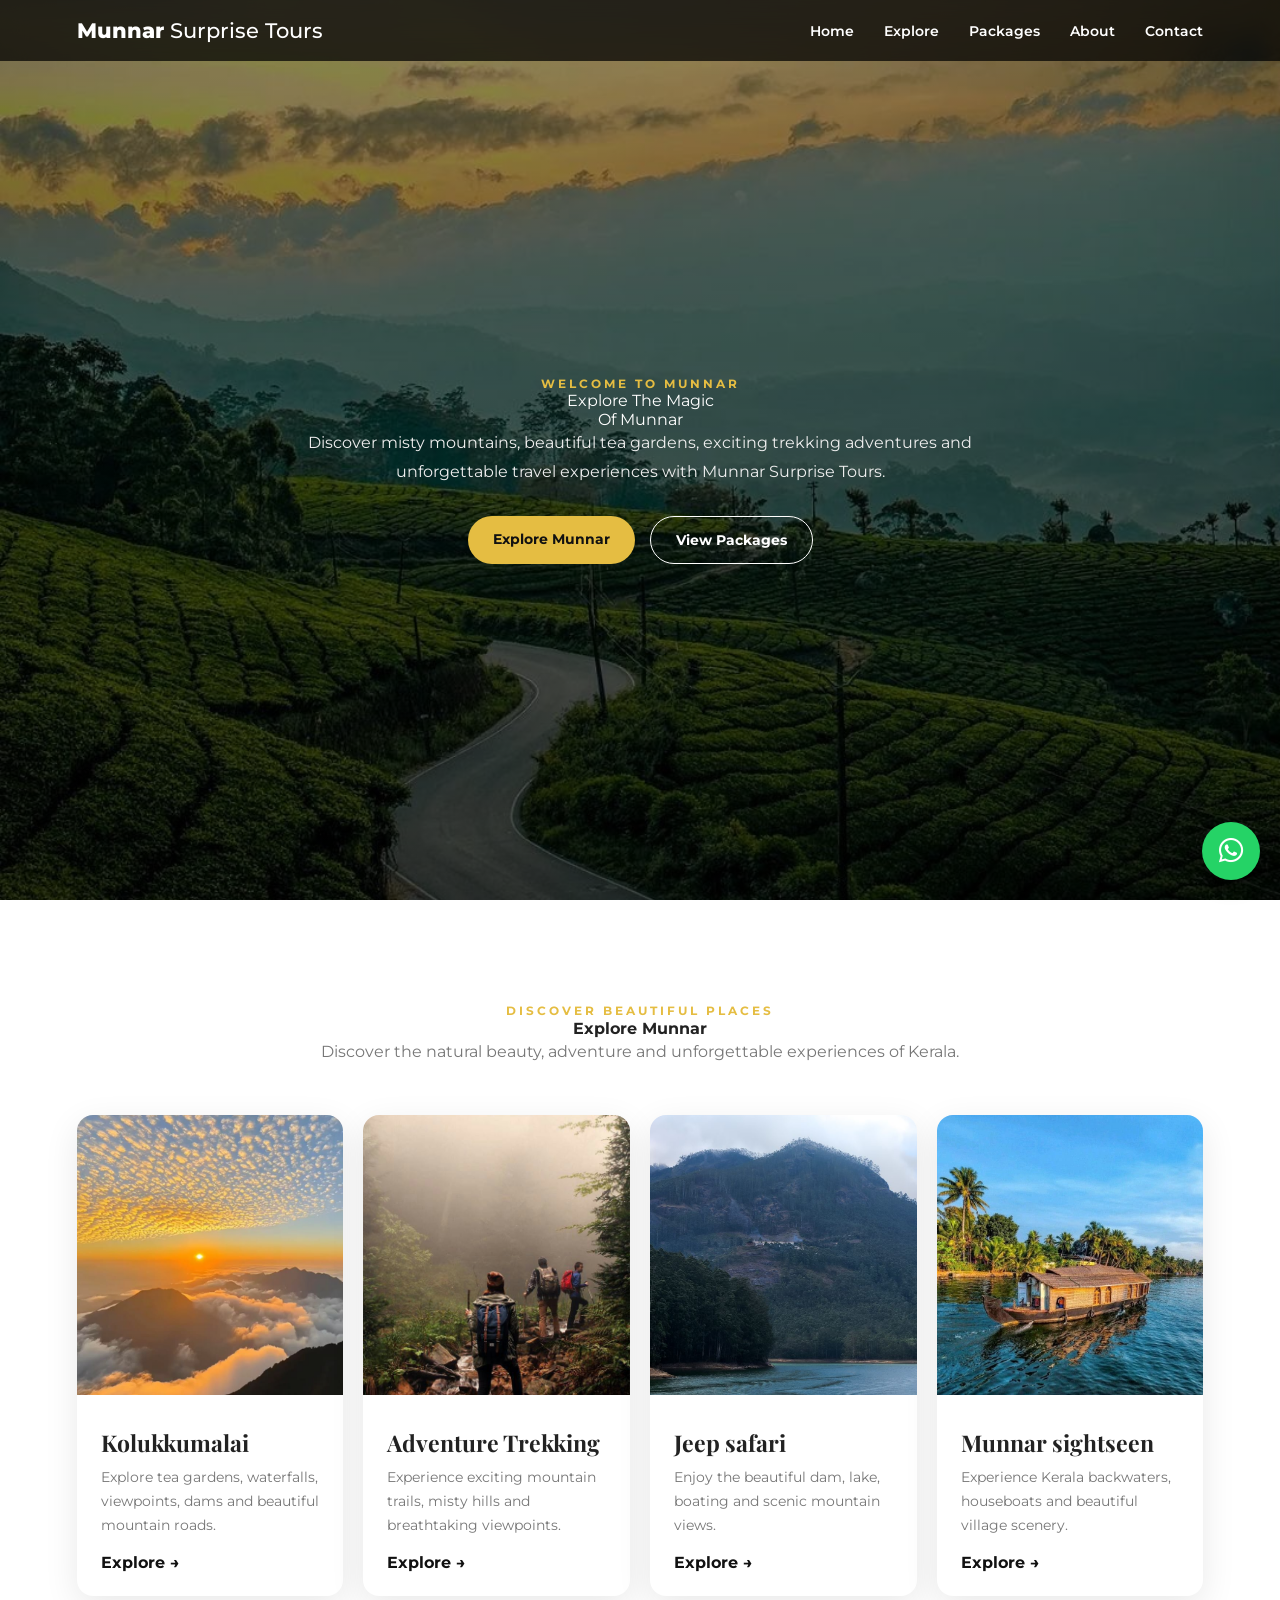
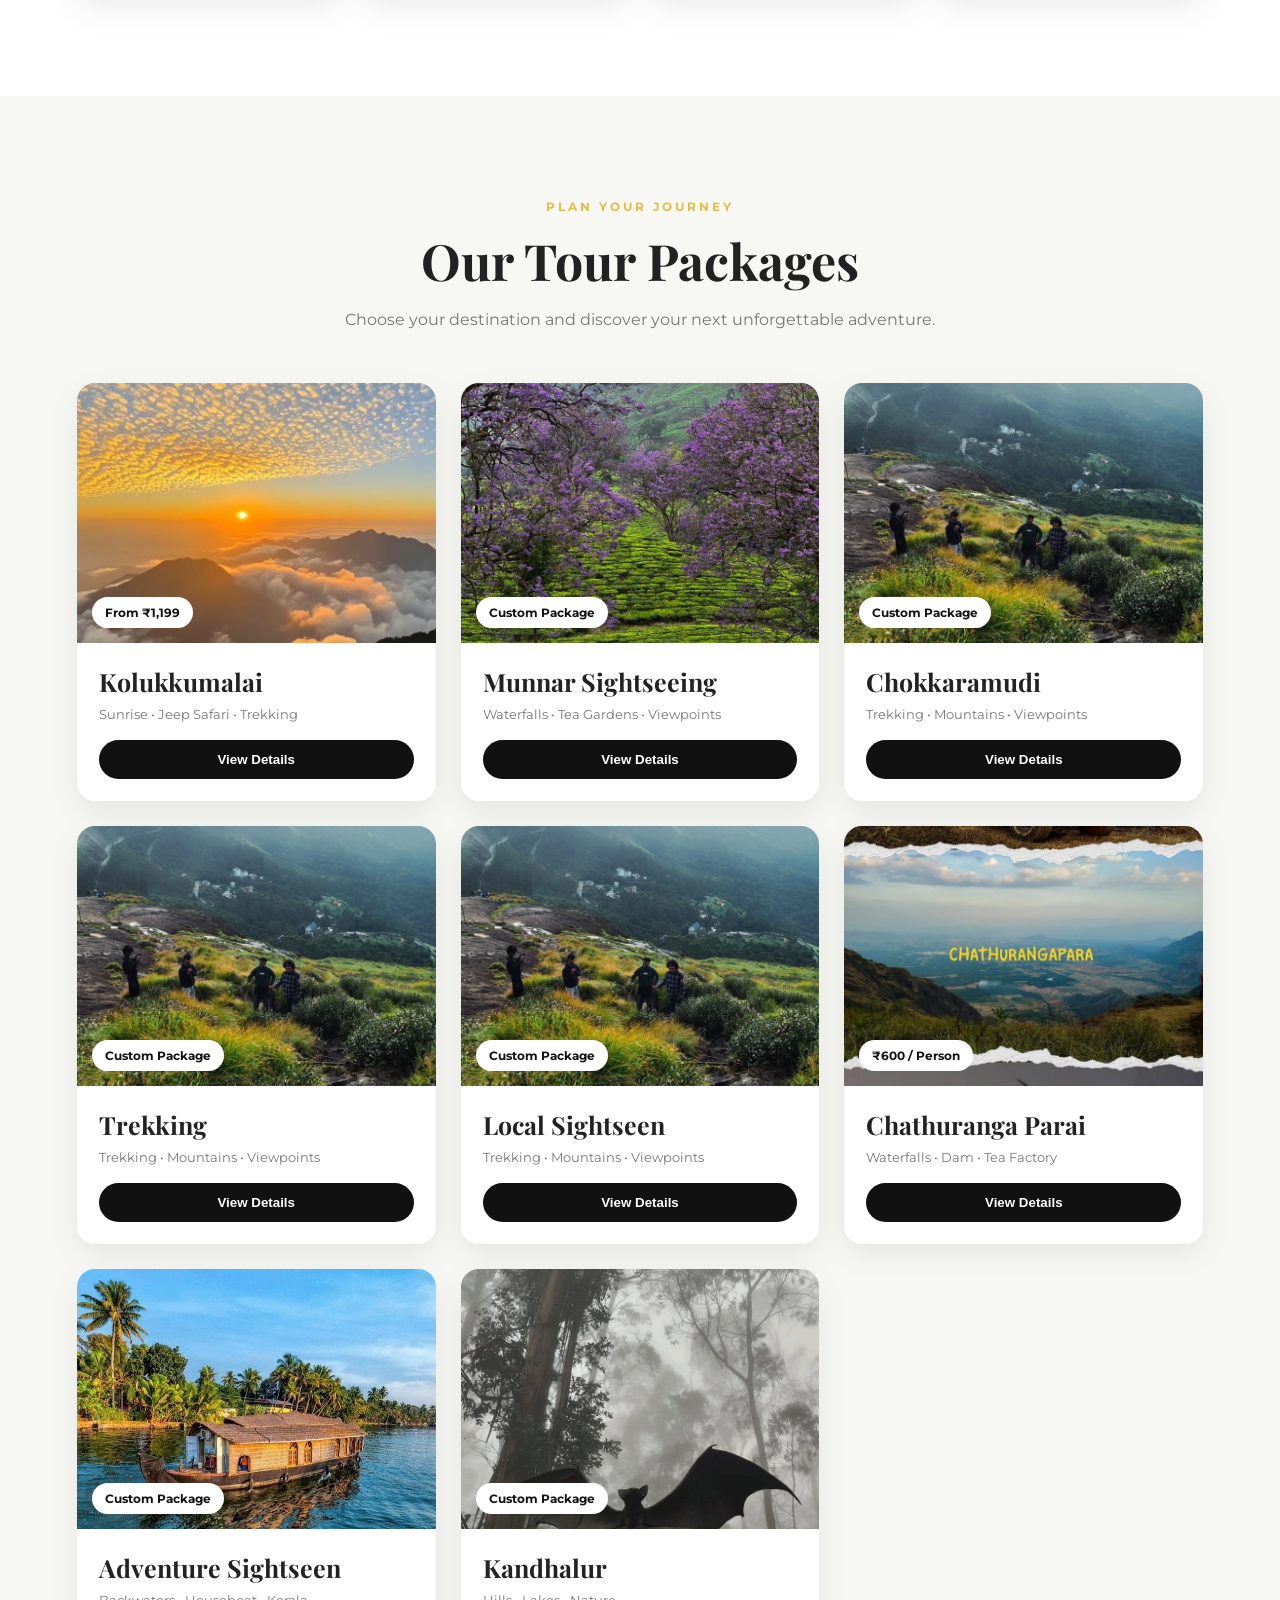
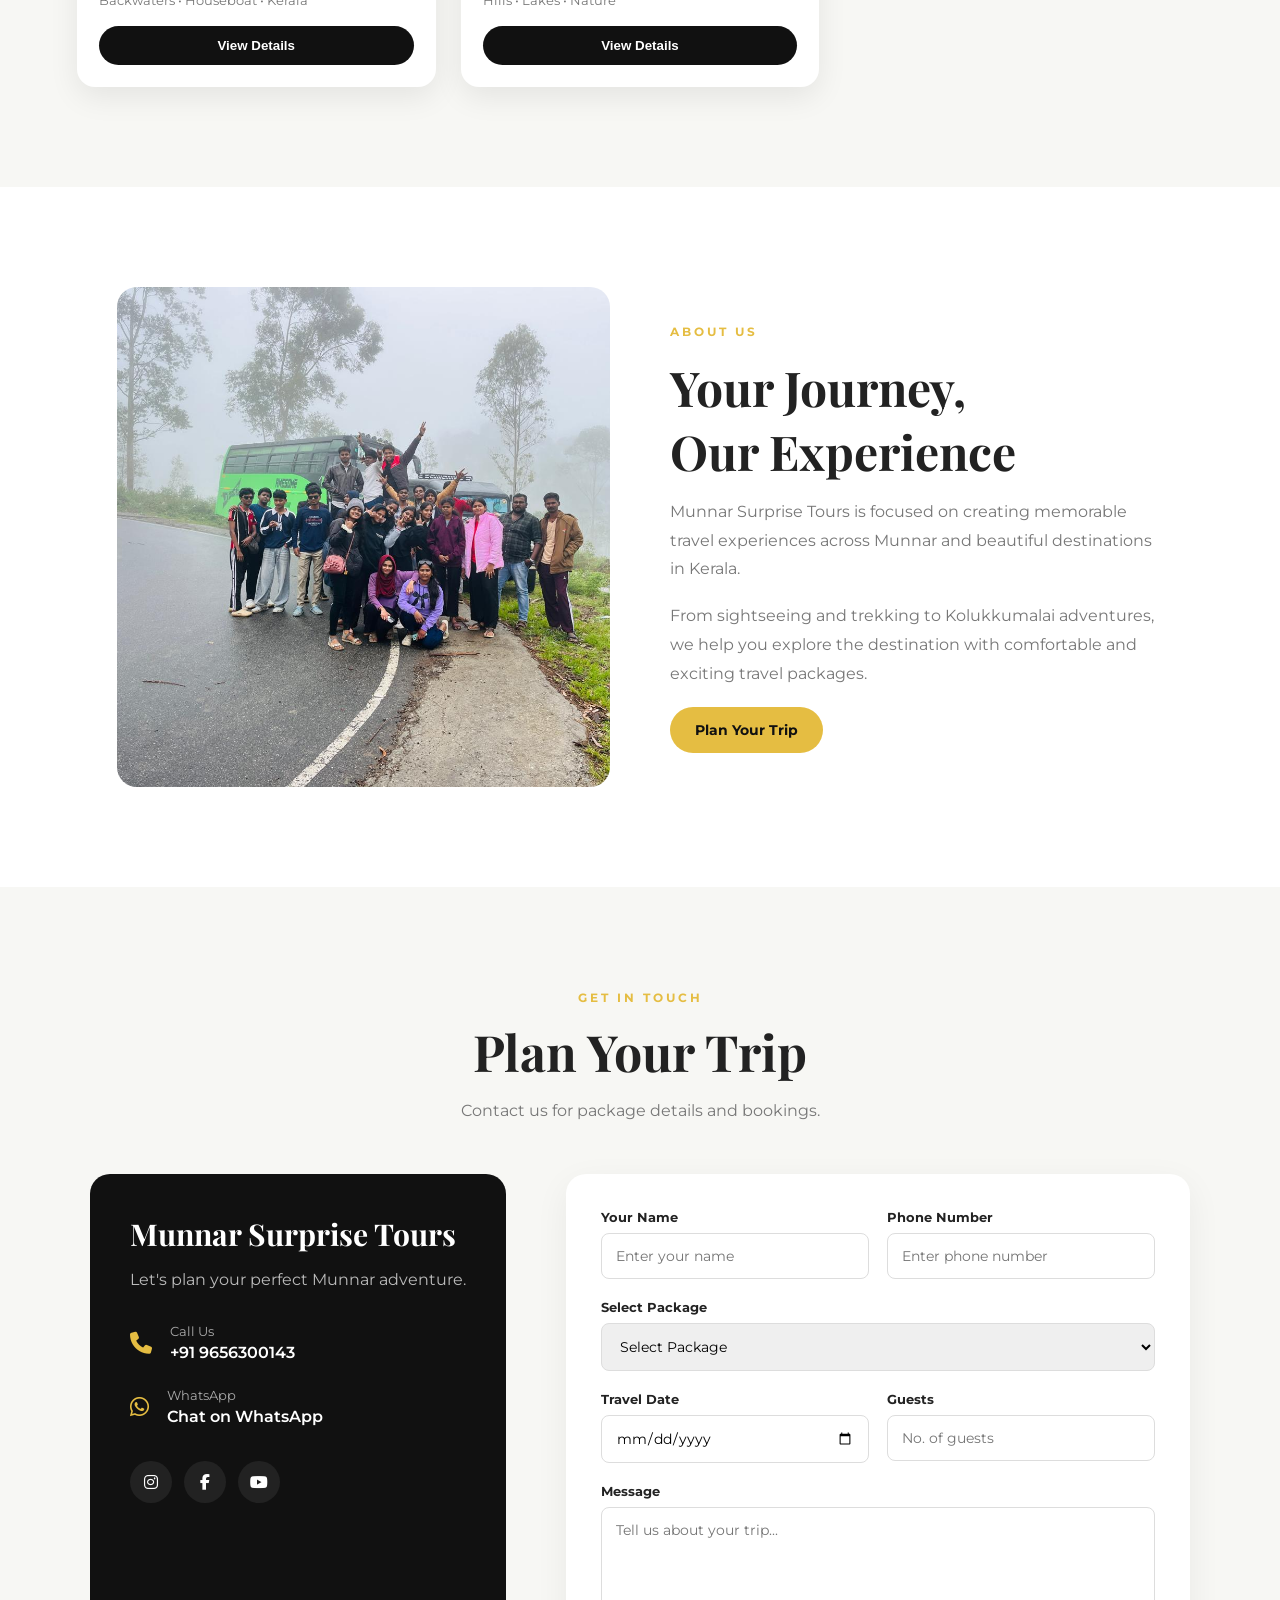
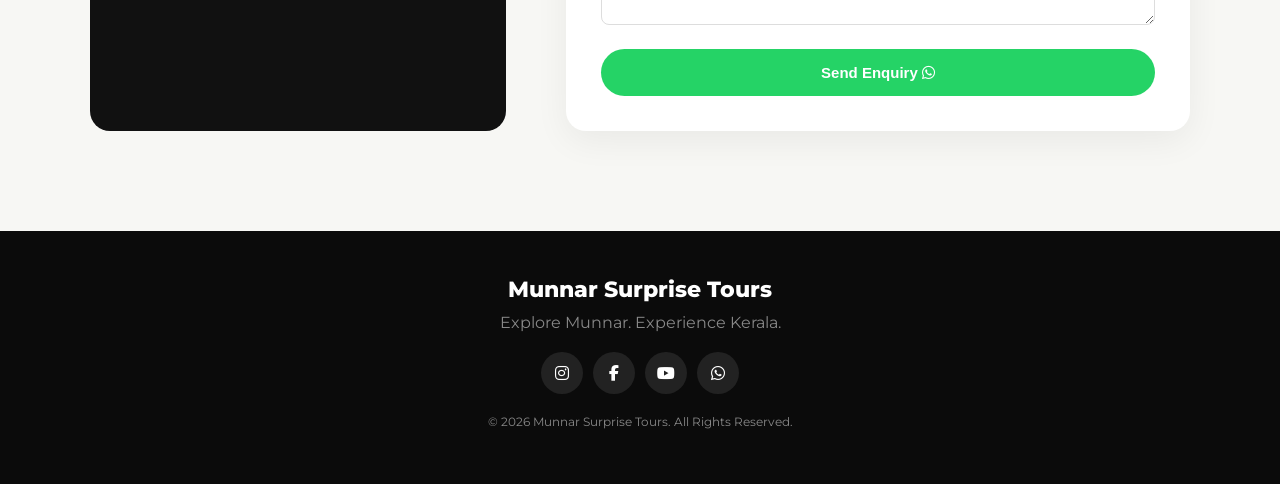
<file: index.html>
<!DOCTYPE html>
<html lang="en">

<head>

    <meta charset="UTF-8">

    <meta name="viewport"
          content="width=device-width, initial-scale=1.0">

    <title>Munnar Surprise Tours</title>

    <!-- Google Fonts -->
    <link rel="preconnect"
          href="https://fonts.googleapis.com">

    <link rel="preconnect"
          href="https://fonts.gstatic.com"
          crossorigin>

    <link href="https://fonts.googleapis.com/css2?family=Montserrat:wght@400;500;600;700;800&family=Playfair+Display:wght@600;700&display=swap"
          rel="stylesheet">

    <!-- Font Awesome Social Icons -->
    <link rel="stylesheet"
          href="https://cdnjs.cloudflare.com/ajax/libs/font-awesome/6.5.2/css/all.min.css">

    <link rel="stylesheet"
          href="style.css">

</head>


<body>


<!-- ================= NAVBAR ================= -->

<header class="header">

    <nav class="navbar">

        <a href="#home" class="logo">
            Munnar <span>Surprise Tours</span>
        </a>


        <ul class="nav-links" id="navLinks">

            <li>
                <a href="#home">Home</a>
            </li>

            <li>
                <a href="#explore">Explore</a>
            </li>

            <li>
                <a href="#packages">Packages</a>
            </li>

            <li>
                <a href="#about">About</a>
            </li>

            <li>
                <a href="#contact">Contact</a>
            </li>

        </ul>



        <div class="menu-btn"
             id="menuBtn">

            <i class="fa-solid fa-bars"></i>

        </div>

    </nav>

</header>



<!-- ================= HERO ================= -->

<section class="hero"
         id="home">

    <div class="hero-overlay"></div>


    <div class="hero-content">

        <p class="small-title">
            WELCOME TO MUNNAR
        </p>


        <p>Explore The Magic<br>
            Of Munnar</p>
           
        


        <p class="hero-text">

            Discover misty mountains, beautiful tea gardens,
            exciting trekking adventures and unforgettable
            travel experiences with Munnar Surprise Tours.

        </p>


        <div class="hero-buttons">

            <a href="#explore"
               class="btn primary">

                Explore Munnar

            </a>


            <a href="#packages"
               class="btn outline">

                View Packages

            </a>

        </div>

    </div>

</section>



<!-- ================= EXPLORE ================= -->

<section class="section"
         id="explore">

    <div class="section-heading">

        <span>DISCOVER BEAUTIFUL PLACES</span>

        <h4>
            Explore Munnar
        </h4>

        <p>
            Discover the natural beauty, adventure and
            unforgettable experiences of Kerala.
        </p>

    </div>


    <div class="explore-grid">


        <!-- Munnar Sightseeing -->

        <article class="explore-card">

            <div class="card-image">

                <img src="kolukkumalai.jpeg"
                     alt="Munnar Sightseeing">

            </div>


            <div class="card-content">

            

                <h3>
                    Kolukkumalai
                </h3>

                <p>
                    Explore tea gardens, waterfalls,
                    viewpoints, dams and beautiful
                    mountain roads.
                </p>

                <a href="#packages">
                    Explore →
                </a>

            </div>

        </article>



        <!-- Adventure Trekking -->

        <article class="explore-card">

            <div class="card-image">

                <img src="trekking.jpeg"
                     alt="Adventure Trekking">

            </div>


            <div class="card-content">


                <h3>
                    Adventure Trekking
                </h3>

                <p>
                    Experience exciting mountain trails,
                    misty hills and breathtaking viewpoints.
                </p>

                <a href="#packages">
                    Explore →
                </a>

            </div>

        </article>



        <!-- Mattupetty -->

        <article class="explore-card">

            <div class="card-image">

                <img src="mattumatty.jpeg"
                     alt="Mattupetty">

            </div>


            <div class="card-content">


                <h3>
                    Jeep safari
                </h3>

                <p>
                    Enjoy the beautiful dam, lake,
                    boating and scenic mountain views.
                </p>

                <a href="#packages">
                    Explore →
                </a>

            </div>

        </article>



        <!-- Alappuzha -->

        <article class="explore-card">

            <div class="card-image">

                <img src="allepy.jpeg"
                     alt="Alappuzha">

            </div>


            <div class="card-content">

              

                <h3>
                    Munnar sightseen
                </h3>

                <p>
                    Experience Kerala backwaters,
                    houseboats and beautiful village scenery.
                </p>

                <a href="#packages">
                    Explore →
                </a>

            </div>

        </article>


    </div>

</section>



<!-- ================= PACKAGE SECTION ================= -->

<section class="packages-section"
         id="packages">

    <div class="section-heading">

        <span>PLAN YOUR JOURNEY</span>

        <h2>
            Our Tour Packages
        </h2>

        <p>
            Choose your destination and discover
            your next unforgettable adventure.
        </p>

    </div>


    <div class="package-grid">


        <!-- Kolukkumalai -->

        <article class="package-card"
                 data-package="Kolukkumalai">

            <div class="package-image">

                <img src="kolukkumalai.jpeg"
                     alt="Kolukkumalai">

                <span class="price">
                    From ₹1,199
                </span>

            </div>


            <div class="package-body">

                <h3>
                    Kolukkumalai
                </h3>

                <p>
                    Sunrise • Jeep Safari • Trekking
                </p>
         <a href="kolukkumalai.html">
                <button class="details-btn">
                    View Details
                </button>
                </a>

            </div>

        </article>



        <!-- Munnar Sightseeing -->

        <article class="package-card"
                 data-package="Munnar Sightseeing">

            <div class="package-image">

                <img src="munnar (2).jpeg"
                     alt="Munnar Sightseeing">

                <span class="price">
                    Custom Package
                </span>

            </div>


            <div class="package-body">

                <h3>
                    Munnar Sightseeing
                </h3>

                <p>
                    Waterfalls • Tea Gardens • Viewpoints
                </p>
               <a href="sightseen.html">
                <button class="details-btn">
                    View Details
                </button>
                </a>

            </div>

        </article>



        <!-- Chokkaramudi -->

        <article class="package-card"
                 data-package="Chokkaramudi">

            <div class="package-image">

                <img src="chokkaramudi.jpeg"
                     alt="Chokkaramudi">

                <span class="price">
                    Custom Package
                </span>

            </div>


            <div class="package-body">

                <h3>
                    Chokkaramudi
                </h3>

                <p>
                    Trekking • Mountains • Viewpoints
                </p>
           <a href="chokkaramudi.html">
                <button class="details-btn">
                    View Details
                </button>
                </a>

            </div>

        </article>

        <!-- trekking -->

        <article class="package-card"
                 data-package="Trekking">

            <div class="package-image">

                <img src="chokkaramudi.jpeg"
                     alt="Trekking">

                <span class="price">
                    Custom Package
                </span>

            </div>


            <div class="package-body">

                <h3>
                    Trekking
                </h3>

                <p>
                    Trekking • Mountains • Viewpoints
                </p>
                <a href="trekking.html">
                <button class="details-btn">
                    View Details
                </button>
                </a>

            </div>

        </article>
        <!-- Local sightseen-->

        <article class="package-card"
                 data-package="Local sightseen">

            <div class="package-image">

                <img src="chokkaramudi.jpeg"
                     alt="Local sightseen">

                <span class="price">
                    Custom Package
                </span>

            </div>


            <div class="package-body">

                <h3>
                    Local Sightseen
                </h3>

                <p>
                    Trekking • Mountains • Viewpoints
                </p>
               <a href="sightseen.html">
                <button class="details-btn">
                    View Details
                </button>
   </a>
            </div>

        </article>







        <!-- Chathuranga Parai -->

        <article class="package-card"
                 data-package="Chathuranga Parai">

            <div class="package-image">

                <img src="chathuranga parai.jpeg"
                     alt="Chathuranga Parai">

                <span class="price">
                    ₹600 / Person
                </span>

            </div>


            <div class="package-body">

                <h3>
                    Chathuranga Parai
                </h3>

                <p>
                    Waterfalls • Dam • Tea Factory
                </p>
                <a href="chathurangaparai.html">
                <button class="details-btn">
                    View Details
                </button>
         </a>
            </div>

        </article>



        <!-- Alappuzha -->

        <article class="package-card"
                 data-package="Adventure Sightseen">

            <div class="package-image">

                <img src="allepy.jpeg"
                     alt="Adventure Sightseen">

                <span class="price">
                    Custom Package
                </span>

            </div>


            <div class="package-body">

                <h3>
                    Adventure Sightseen
                </h3>

                <p>
                    Backwaters • Houseboat • Kerala
                </p>
     <a href="adventure.html">
                <button class="details-btn">
                    View Details
                </button>
                </a>

            </div>

        </article>



        <!-- Kodaikanal -->

        <article class="package-card"
                 data-package="Kandhalur">

            <div class="package-image">

                <img src="kodaikanal.jpeg"
                     alt="Kandhalur">

                <span class="price">
                    Custom Package
                </span>

            </div>


            <div class="package-body">

                <h3>
                   Kandhalur
                </h3>

                <p>
                    Hills • Lakes • Nature
                </p>
          <a href="kandhalur.html">
                <button class="details-btn">
                    View Details
                </button>
   </a>
            </div>

        </article>


    </div>

</section>



<!-- ================= ABOUT ================= -->

<section class="about"
         id="about">

    <div class="about-image">

        <img src="guest.jpeg"
             alt="Munnar">

    </div>


    <div class="about-content">

        <span>ABOUT US</span>

        <h2>
            Your Journey,<br>
            Our Experience
        </h2>

        <p>
            Munnar Surprise Tours is focused on creating
            memorable travel experiences across Munnar
            and beautiful destinations in Kerala.
        </p>

        <p>
            From sightseeing and trekking to Kolukkumalai
            adventures, we help you explore the destination
            with comfortable and exciting travel packages.
        </p>


        <a href="#contact"
           class="btn primary">

            Plan Your Trip

        </a>

    </div>

</section>



<!-- ================= CONTACT ================= -->

<section class="contact-section"
         id="contact">

    <div class="section-heading">

        <span>GET IN TOUCH</span>

        <h2>
            Plan Your Trip
        </h2>

        <p>
            Contact us for package details and bookings.
        </p>

    </div>


    <div class="contact-container">


        <!-- Contact Details -->

        <div class="contact-info">

            <h3>
                Munnar Surprise Tours
            </h3>


            <p>
                Let's plan your perfect Munnar adventure.
            </p>


            <div class="contact-item">

                <i class="fa-solid fa-phone"></i>

                <div>

                    <small>Call Us</small>

                    <a href="tel:9656300143">
                        +91 9656300143
                    </a>

                </div>

            </div>


            <div class="contact-item">

                <i class="fa-brands fa-whatsapp"></i>

                <div>

                    <small>WhatsApp</small>

                    <a href="https://wa.me/919656300143"
                       target="_blank">

                        Chat on WhatsApp

                    </a>

                </div>

            </div>


            <div class="social-icons">

                <a href="#"
                   aria-label="Instagram">

                    <i class="fa-brands fa-instagram"></i>

                </a>

                <a href="#"
                   aria-label="Facebook">

                    <i class="fa-brands fa-facebook-f"></i>

                </a>

                <a href="#"
                   aria-label="YouTube">

                    <i class="fa-brands fa-youtube"></i>

                </a>

            </div>

        </div>



        <!-- Enquiry Form -->

        <form class="contact-form"
              id="enquiryForm">

            <div class="form-row">

                <div class="input-box">

                    <label>
                        Your Name
                    </label>

                    <input
                        type="text"
                        id="name"
                        placeholder="Enter your name"
                        required>

                </div>


                <div class="input-box">

                    <label>
                        Phone Number
                    </label>

                    <input
                        type="tel"
                        id="phone"
                        placeholder="Enter phone number"
                        required>

                </div>

            </div>


            <div class="input-box">

                <label>
                    Select Package
                </label>

                <select id="package">

                    <option value="">
                        Select Package
                    </option>

                    <option>
                        Kolukkumalai
                    </option>

                    <option>
                        Munnar Sightseeing
                    </option>

                    <option>
                        Chokkaramudi
                    </option>

                    <option>
                        Chathuranga Parai
                    </option>

                    <option>
                        Alappuzha
                    </option>

                    <option>
                        Kodaikanal
                    </option>

                </select>

            </div>


            <div class="form-row">

                <div class="input-box">

                    <label>
                        Travel Date
                    </label>

                    <input
                        type="date"
                        id="date">

                </div>


                <div class="input-box">

                    <label>
                        Guests
                    </label>

                    <input
                        type="number"
                        id="guests"
                        min="1"
                        placeholder="No. of guests">

                </div>

            </div>


            <div class="input-box">

                <label>
                    Message
                </label>

                <textarea
                    id="message"
                    rows="5"
                    placeholder="Tell us about your trip..."></textarea>

            </div>


            <button type="submit"
                    class="submit-btn">

                Send Enquiry
                <i class="fa-brands fa-whatsapp"></i>

            </button>

        </form>

    </div>

</section>



<!-- ================= PACKAGE MODAL ================= -->

<div class="modal"
     id="packageModal">

    <div class="modal-box">

        <button class="close-modal"
                id="closeModal">

            ×

        </button>


        <span>
            TOUR PACKAGE
        </span>


        <h2 id="modalTitle">
            Package
        </h2>


        <div id="modalContent">

        </div>


        <a href="#contact"
           class="btn primary modal-book"
           id="modalBook">

            Enquire Now

        </a>

    </div>

</div>



<!-- ================= WHATSAPP FLOAT ================= -->

<a href="https://wa.me/9656300143"
   target="_blank"
   class="whatsapp-float"
   aria-label="WhatsApp">

    <i class="fa-brands fa-whatsapp"></i>

</a>



<!-- ================= FOOTER ================= -->

<footer>

    <div class="footer-logo">
        Munnar Surprise Tours
    </div>


    <p>
        Explore Munnar. Experience Kerala.
    </p>


    <div class="footer-social">

        <a href="https://www.instagram.com/surprise_tours_munnar?stkn=MzdlbXg1bXpubDJx">
            <i class="fa-brands fa-instagram"></i>
        </a>

        <a href="#">
            <i class="fa-brands fa-facebook-f"></i>
        </a>

        <a href="#">
            <i class="fa-brands fa-youtube"></i>
        </a>

        <a href="https://wa.me/9656300143"
           target="_blank">

            <i class="fa-brands fa-whatsapp"></i>

        </a>

    </div>


    <p class="copyright">
        © 2026 Munnar Surprise Tours. All Rights Reserved.
    </p>

</footer>



<script src="script.js"></script>

</body>
</html>
</file>
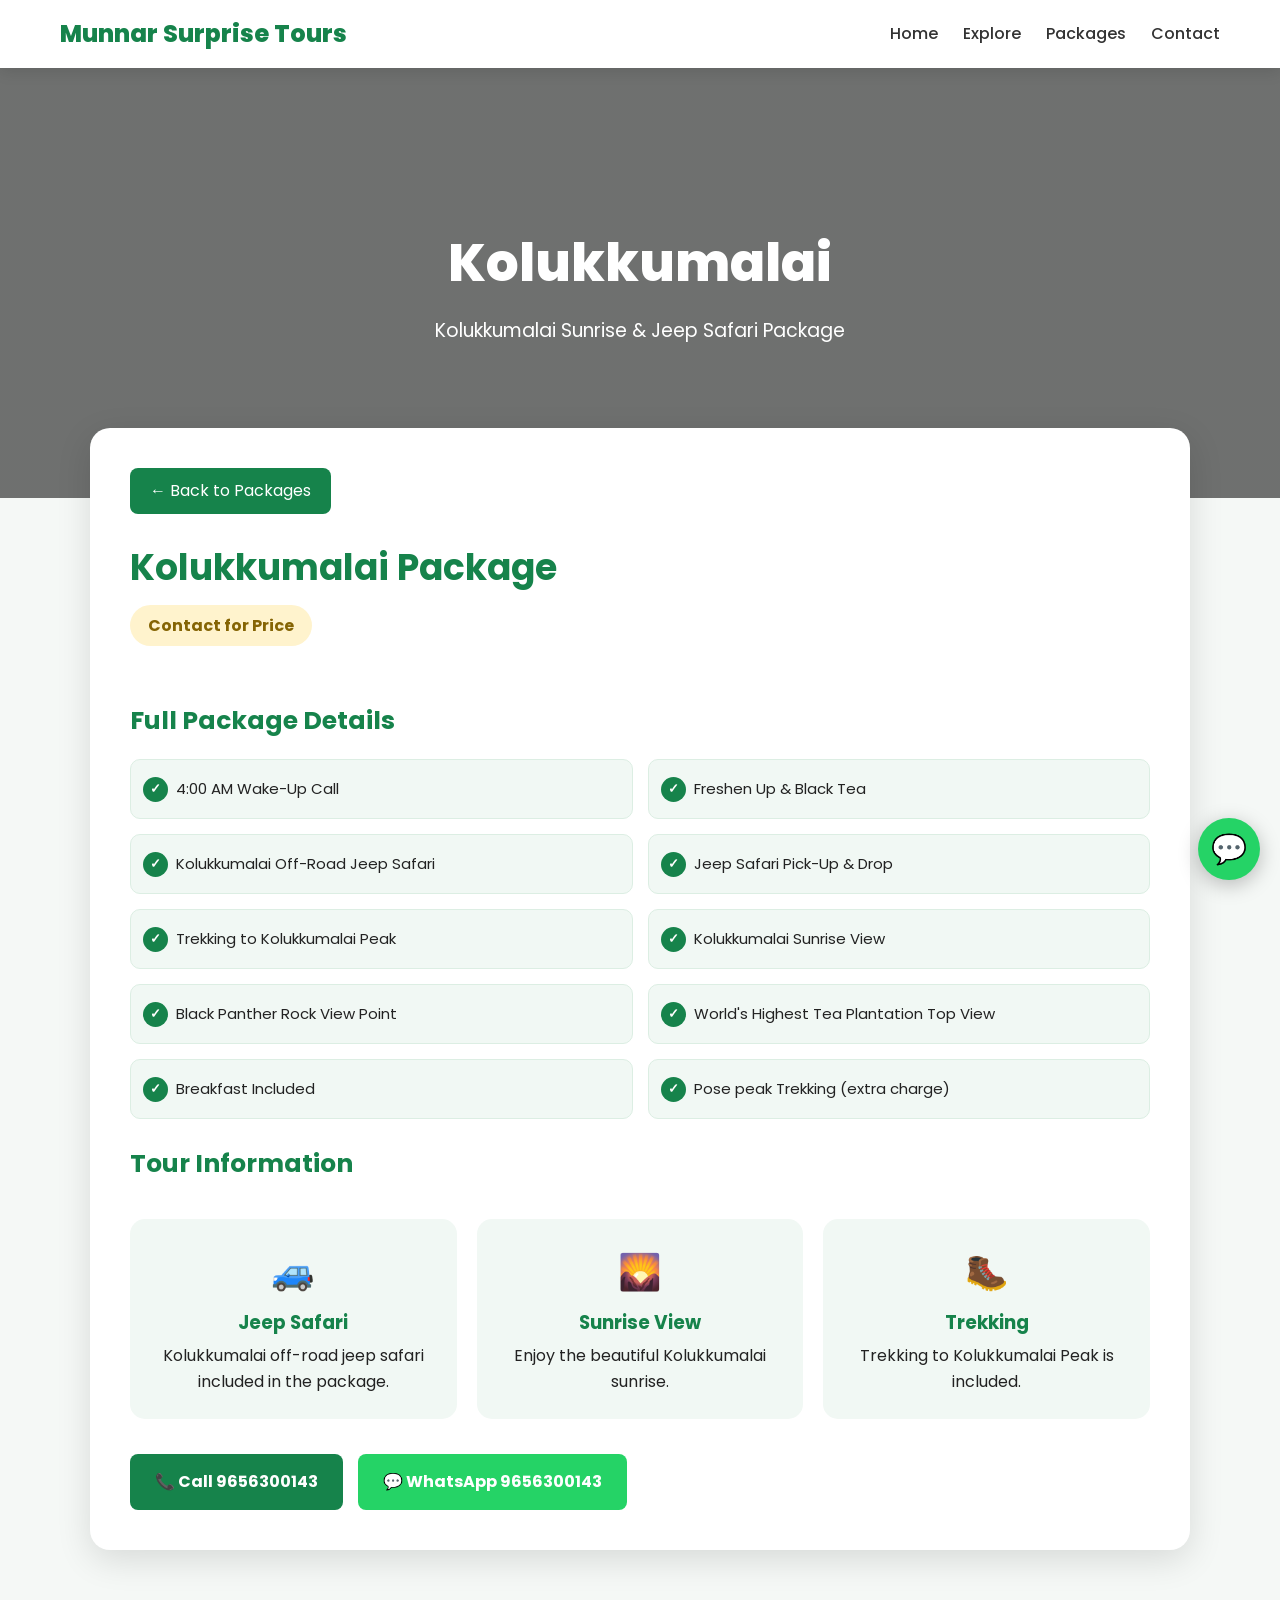
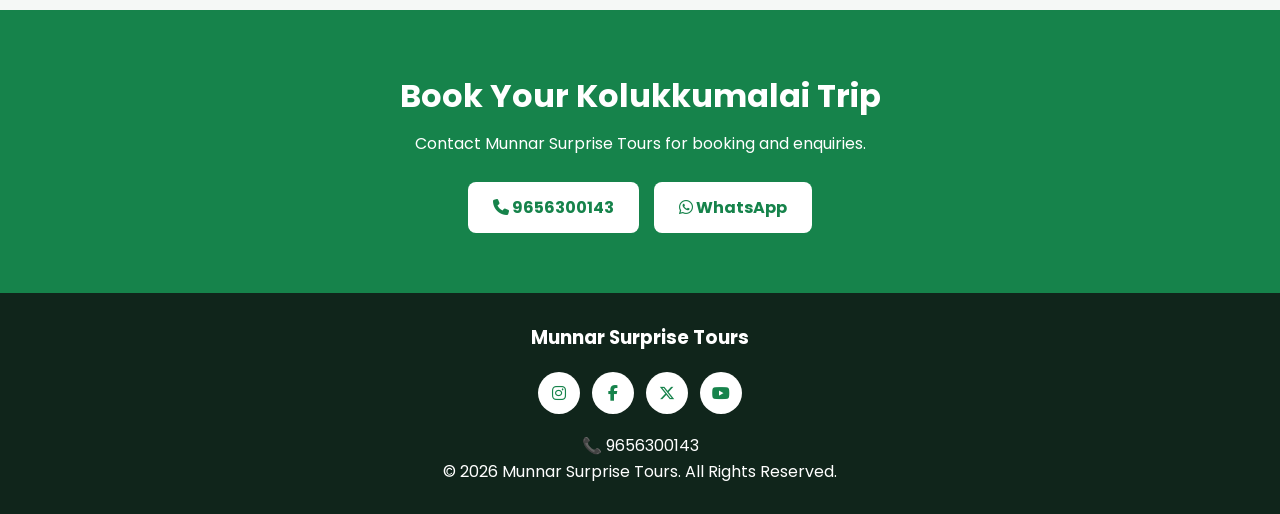
<file: adventure.html>
<!DOCTYPE html>
<html lang="en">
<head>
    <meta charset="UTF-8">
    <meta name="viewport" content="width=device-width, initial-scale=1.0">

    <title>Kolukkumalai Package | Munnar Surprise Tours</title>

    <!-- Google Font -->
    <link rel="preconnect" href="https://fonts.googleapis.com">
    <link rel="preconnect" href="https://fonts.gstatic.com" crossorigin>

    <link
        href="https://fonts.googleapis.com/css2?family=Poppins:wght@400;500;600;700;800&display=swap"
        rel="stylesheet"
>

<!-- Font Awesome -->
<link
    rel="stylesheet"
    href="https://cdnjs.cloudflare.com/ajax/libs/font-awesome/6.5.2/css/all.min.css"
>

    <style>

        * {
            margin: 0;
            padding: 0;
            box-sizing: border-box;
        }

        html {
            scroll-behavior: smooth;
        }

        body {
            font-family: "Poppins", sans-serif;
            background: #f5f8f6;
            color: #222;
            line-height: 1.6;
        }

        /* =========================
           NAVBAR
        ========================= */

        .navbar {
            width: 100%;
            background: white;
            position: sticky;
            top: 0;
            z-index: 1000;
            box-shadow: 0 3px 15px rgba(0,0,0,.12);
        }

        .nav-container {
            max-width: 1200px;
            margin: auto;
            padding: 15px 20px;

            display: flex;
            align-items: center;
            justify-content: space-between;
        }

        .logo {
            color: #16834b;
            font-size: 24px;
            font-weight: 800;
            text-decoration: none;
        }

        .nav-links {
            display: flex;
            gap: 25px;
            list-style: none;
        }

        .nav-links a {
            color: #333;
            text-decoration: none;
            font-weight: 500;
        }

        .nav-links a:hover {
            color: #16834b;
        }

        /* =========================
           HERO
        ========================= */

        .hero {
            min-height: 430px;

            background:
                linear-gradient(
                    rgba(0,0,0,.55),
                    rgba(0,0,0,.55)
                ),
                url("https://images.unsplash.com/photo-1593693397690-362cb9666fc2?auto=format&fit=crop&w=1600&q=80");

            background-size: cover;
            background-position: center;

            display: flex;
            align-items: center;
            justify-content: center;

            text-align: center;
            color: white;
            padding: 30px 20px;
        }

        .hero-content h1 {
            font-size: 52px;
            font-weight: 800;
            margin-bottom: 12px;
        }

        .hero-content p {
            font-size: 19px;
        }

        /* =========================
           MAIN
        ========================= */

        .container {
            width: 90%;
            max-width: 1100px;
            margin: auto;
        }

        .package-card {
            background: white;
            margin-top: -70px;
            margin-bottom: 60px;

            position: relative;
            z-index: 10;

            padding: 40px;
            border-radius: 20px;

            box-shadow: 0 10px 35px rgba(0,0,0,.12);
        }

        /* =========================
           BACK BUTTON
        ========================= */

        .back-button {
            display: inline-block;
            padding: 10px 20px;
            margin-bottom: 25px;

            background: #16834b;
            color: white;

            border-radius: 8px;
            text-decoration: none;
            transition: .3s;
        }

        .back-button:hover {
            background: #0d6338;
            transform: translateY(-2px);
        }

        /* =========================
           TITLE
        ========================= */

        .package-card h2 {
            color: #16834b;
            font-size: 36px;
            margin-bottom: 8px;
        }

        .package-price {
            display: inline-block;

            background: #fff3cd;
            color: #856404;

            padding: 8px 18px;
            border-radius: 30px;

            font-weight: 700;
            margin-bottom: 30px;
        }

        /* =========================
           SECTION TITLE
        ========================= */

        .section-title {
            color: #16834b;
            font-size: 25px;

            margin-top: 25px;
            margin-bottom: 18px;
        }

        /* =========================
           PACKAGE DETAILS
        ========================= */

        .details-list {
            display: grid;
            grid-template-columns: repeat(2,1fr);

            gap: 15px;
            list-style: none;
        }

        .details-list li {
            background: #f1f8f4;
            border: 1px solid #dceee3;

            border-radius: 10px;
            padding: 15px 15px 15px 45px;

            position: relative;
            min-height: 60px;

            display: flex;
            align-items: center;

            font-size: 15px;
        }

        .details-list li::before {
            content: "✓";

            position: absolute;
            left: 12px;

            width: 25px;
            height: 25px;

            background: #16834b;
            color: white;

            border-radius: 50%;

            display: flex;
            align-items: center;
            justify-content: center;

            font-weight: 700;
            font-size: 13px;
        }

        /* =========================
           INFO BOXES
        ========================= */

        .info-grid {
            display: grid;
            grid-template-columns: repeat(3,1fr);

            gap: 20px;
            margin-top: 35px;
        }

        .info-box {
            background: #f1f8f4;
            border-radius: 15px;

            padding: 25px;
            text-align: center;

            transition: .3s;
        }

        .info-box:hover {
            transform: translateY(-5px);
            box-shadow: 0 10px 25px rgba(0,0,0,.08);
        }

        .info-icon {
            font-size: 35px;
            margin-bottom: 8px;
        }

        .info-box h3 {
            color: #16834b;
            margin-bottom: 5px;
        }

        /* =========================
           CONTACT BUTTONS
        ========================= */

        .contact-buttons {
            display: flex;
            gap: 15px;
            flex-wrap: wrap;

            margin-top: 35px;
        }

        .contact-btn {
            display: inline-flex;

            align-items: center;
            justify-content: center;
            gap: 8px;

            padding: 15px 25px;

            border-radius: 8px;
            text-decoration: none;

            font-weight: 700;

            transition: .3s;
        }

        /* PHONE */

        .phone-btn {
            background: #16834b;
            color: white;
        }

        .phone-btn:hover {
            background: #0d6338;
            transform: translateY(-2px);
        }

        /* WHATSAPP */

        .whatsapp-btn {
            background: #25D366;
            color: white;
        }

        .whatsapp-btn:hover {
            background: #1da851;
            transform: translateY(-2px);
        }

        /* =========================
           CONTACT SECTION
        ========================= */

        .contact-section {
            background: #16834b;
            color: white;

            text-align: center;
            padding: 60px 20px;
        }

        .contact-section h2 {
            font-size: 32px;
            margin-bottom: 10px;
        }

        .contact-section p {
            margin-bottom: 25px;
        }

        .contact-section-buttons {
            display: flex;
            justify-content: center;

            gap: 15px;
            flex-wrap: wrap;
        }

        .contact-section-buttons a {
            background: white;
            color: #16834b;

            padding: 13px 25px;

            border-radius: 8px;
            text-decoration: none;

            font-weight: 700;

            transition: .3s;
        }

        .contact-section-buttons a:hover {
            transform: translateY(-3px);
        }

        /* =========================
           FOOTER
        ========================= */

        footer {
            background: #10251b;
            color: white;

            text-align: center;
            padding: 30px 20px;
        }

        footer h3 {
            margin-bottom: 15px;
        }

        .social-icons {
            margin: 15px 0;
        }

        .social-icons a {
            display: inline-flex;

            align-items: center;
            justify-content: center;

            width: 42px;
            height: 42px;

            background: white;
            color: #16834b;

            border-radius: 50%;
            margin: 4px;

            text-decoration: none;
            font-weight: 700;
        }

        .social-icons a:hover {
            background: #16834b;
            color: white;
        }

        /* =========================
           FLOATING WHATSAPP
        ========================= */

        .whatsapp-float {
            position: fixed;

            right: 20px;
            bottom: 20px;

            width: 62px;
            height: 62px;

            background: #25D366;
            color: white;

            border-radius: 50%;

            display: flex;
            align-items: center;
            justify-content: center;

            font-size: 29px;

            text-decoration: none;

            box-shadow: 0 5px 20px rgba(0,0,0,.25);

            z-index: 9999;

            transition: .3s;
        }

        .whatsapp-float:hover {
            transform: scale(1.1);
        }

        /* =========================
           RESPONSIVE
        ========================= */

        @media(max-width:768px) {

            .nav-container {
                flex-direction: column;
                gap: 10px;
            }

            .nav-links {
                gap: 12px;
                flex-wrap: wrap;
                justify-content: center;
            }

            .nav-links a {
                font-size: 13px;
            }

            .hero {
                min-height: 330px;
            }

            .hero-content h1 {
                font-size: 35px;
            }

            .package-card {
                width: 94%;
                padding: 25px 18px;
                margin-top: -45px;
            }

            .package-card h2 {
                font-size: 28px;
            }

            .info-grid {
                grid-template-columns: 1fr;
            }

            .contact-buttons {
                flex-direction: column;
            }

            .contact-btn {
                width: 100%;
            }
        }

        @media(max-width:600px) {

            /* Two package detail columns on mobile */
            .details-list {
                grid-template-columns: repeat(2,1fr);
                gap: 8px;
            }

            .details-list li {
                padding: 12px 6px 12px 34px;
                font-size: 12px;
                line-height: 1.4;
            }

            .details-list li::before {
                left: 6px;
                width: 21px;
                height: 21px;
                font-size: 11px;
            }

            .hero-content h1 {
                font-size: 28px;
            }

            .hero-content p {
                font-size: 14px;
            }

            .package-card h2 {
                font-size: 24px;
            }

            .section-title {
                font-size: 21px;
            }

            .whatsapp-float {
                width: 55px;
                height: 55px;

                right: 15px;
                bottom: 15px;

                font-size: 25px;
            }
        }

    </style>
</head>

<body>

<!-- =========================
     NAVBAR
========================= -->

<header class="navbar">

    <div class="nav-container">

        <a href="index.html" class="logo">
            Munnar Surprise Tours
        </a>

        <ul class="nav-links">

            <li>
                <a href="index.html">Home</a>
            </li>

            <li>
                <a href="index.html#explore">Explore</a>
            </li>

            <li>
                <a href="index.html#packages">Packages</a>
            </li>

            <li>
                <a href="#contact">Contact</a>
            </li>

        </ul>

    </div>

</header>


<!-- =========================
     HERO
========================= -->

<section class="hero">

    <div class="hero-content">

        <h1>Kolukkumalai</h1>

        <p>
            Kolukkumalai Sunrise & Jeep Safari Package
        </p>

    </div>

</section>


<!-- =========================
     PACKAGE DETAILS
========================= -->

<main class="container">

    <div class="package-card">

        <a
            href="index.html#packages"
            class="back-button"
        >
            ← Back to Packages
        </a>

        <h2>
            Kolukkumalai Package
        </h2>

        <span class="package-price">
            Contact for Price
        </span>


        <h3 class="section-title">
            Full Package Details
        </h3>


        <ul class="details-list">

            <li>4:00 AM Wake-Up Call</li>

            <li>Freshen Up & Black Tea</li>

            <li>Kolukkumalai Off-Road Jeep Safari</li>

            <li>Jeep Safari Pick-Up & Drop</li>

            <li>Trekking to Kolukkumalai Peak</li>

            <li>Kolukkumalai Sunrise View</li>

            <li>Black Panther Rock View Point</li>

            <li>World's Highest Tea Plantation Top View</li>

            <li>Breakfast Included</li>

            <li>Pose peak Trekking (extra charge)</li>

        </ul>


        <!-- TOUR INFORMATION -->

        <h3 class="section-title">
            Tour Information
        </h3>

        <div class="info-grid">

            <div class="info-box">

                <div class="info-icon">
                    🚙
                </div>

                <h3>Jeep Safari</h3>

                <p>
                    Kolukkumalai off-road jeep safari
                    included in the package.
                </p>

            </div>


            <div class="info-box">

                <div class="info-icon">
                    🌄
                </div>

                <h3>Sunrise View</h3>

                <p>
                    Enjoy the beautiful
                    Kolukkumalai sunrise.
                </p>

            </div>


            <div class="info-box">

                <div class="info-icon">
                    🥾
                </div>

                <h3>Trekking</h3>

                <p>
                    Trekking to Kolukkumalai Peak
                    is included.
                </p>

            </div>

        </div>


        <!-- PHONE + WHATSAPP -->

        <div class="contact-buttons">

            <!-- PHONE -->

            <a
                href="tel:+919656300143"
                class="contact-btn phone-btn"
            >
                📞 Call 9656300143
            </a>


            <!-- WHATSAPP -->

            <a
                href="#"
                id="whatsappButton"
                class="contact-btn whatsapp-btn"
                target="_blank"
                rel="noopener"
            >
                💬 WhatsApp 9656300143
            </a>

        </div>

    </div>

</main>


<!-- =========================
     CONTACT
========================= -->

<section
    class="contact-section"
    id="contact"
>

    <h2>
        Book Your Kolukkumalai Trip
    </h2>

    <p>
        Contact Munnar Surprise Tours
        for booking and enquiries.
    </p>

    <div class="contact-section-buttons">

        <!-- Phone -->
<a href="tel:+919656300143" class="phone-btn">
    <i class="fa-solid fa-phone"></i>
    9656300143
</a>

<!-- WhatsApp -->
<a href="https://wa.me/919656300143"
   class="whatsapp-btn"
   target="_blank">
    <i class="fa-brands fa-whatsapp"></i>
    WhatsApp
</a>

    </div>

</section>


<!-- =========================
     FOOTER
========================= -->

<footer>

    <h3>
        Munnar Surprise Tours
    </h3>

    <div class="social-icons">

      <div class="social-icons">

    <a
         href="https://www.instagram.com/surprise_tours_munnar?stkn=MzdlbXg1bXpubDJx"
        target="_blank"
        rel="noopener"
        aria-label="Instagram"
    >
        <i class="fa-brands fa-instagram"></i>
    </a>

    <a
        href="https://www.facebook.com/"
        target="_blank"
        rel="noopener"
        aria-label="Facebook"
    >
        <i class="fa-brands fa-facebook-f"></i>
    </a>

    <a
        href="https://twitter.com/"
        target="_blank"
        rel="noopener"
        aria-label="Twitter"
    >
        <i class="fa-brands fa-x-twitter"></i>
    </a>

    <a
        href="https://www.youtube.com/"
        target="_blank"
        rel="noopener"
        aria-label="YouTube"
    >
        <i class="fa-brands fa-youtube"></i>
    </a>

</div>

    </div>

    <p>
        📞 9656300143
    </p>

    <p>
        © 2026 Munnar Surprise Tours.
        All Rights Reserved.
    </p>

</footer>


<!-- =========================
     FLOATING WHATSAPP
========================= -->

<a
    href="#"
    id="floatingWhatsapp"
    target="_blank"
    rel="noopener"
    class="whatsapp-float"
    aria-label="Chat with Munnar Surprise Tours on WhatsApp"
>
    💬
</a>


<!-- =========================
     JAVASCRIPT
========================= -->

<script>

    /* =================================
       MUNNAR SURPRISE TOURS
       PHONE + WHATSAPP
    ================================= */

    const phoneNumber = "919656300143";
    const displayNumber = "9656300143";

    const packageName = "Kolukkumalai";


    /* WhatsApp message */

    const whatsappMessage =
`Hello Munnar Surprise Tours,

I am interested in the ${packageName} package.

Please send me:

• Package price
• Availability
• Booking details
• Pickup details
• Tour timing

My contact number is ${displayNumber}.

Thank you.`;


    /* Create WhatsApp URL */

    const whatsappURL =
        "https://wa.me/" +
        phoneNumber +
        "?text=" +
        encodeURIComponent(whatsappMessage);


    /* Connect WhatsApp buttons */

    document.getElementById("whatsappButton").href =
        whatsappURL;

    document.getElementById("contactWhatsapp").href =
        whatsappURL;

    document.getElementById("floatingWhatsapp").href =
        whatsappURL;


    /* Make sure phone links use the correct number */

    document.querySelectorAll(
        'a[href^="tel:"]'
    ).forEach(function(button) {

        button.href = "tel:+" + phoneNumber;

    });

</script>

</body>
</html>
</file>
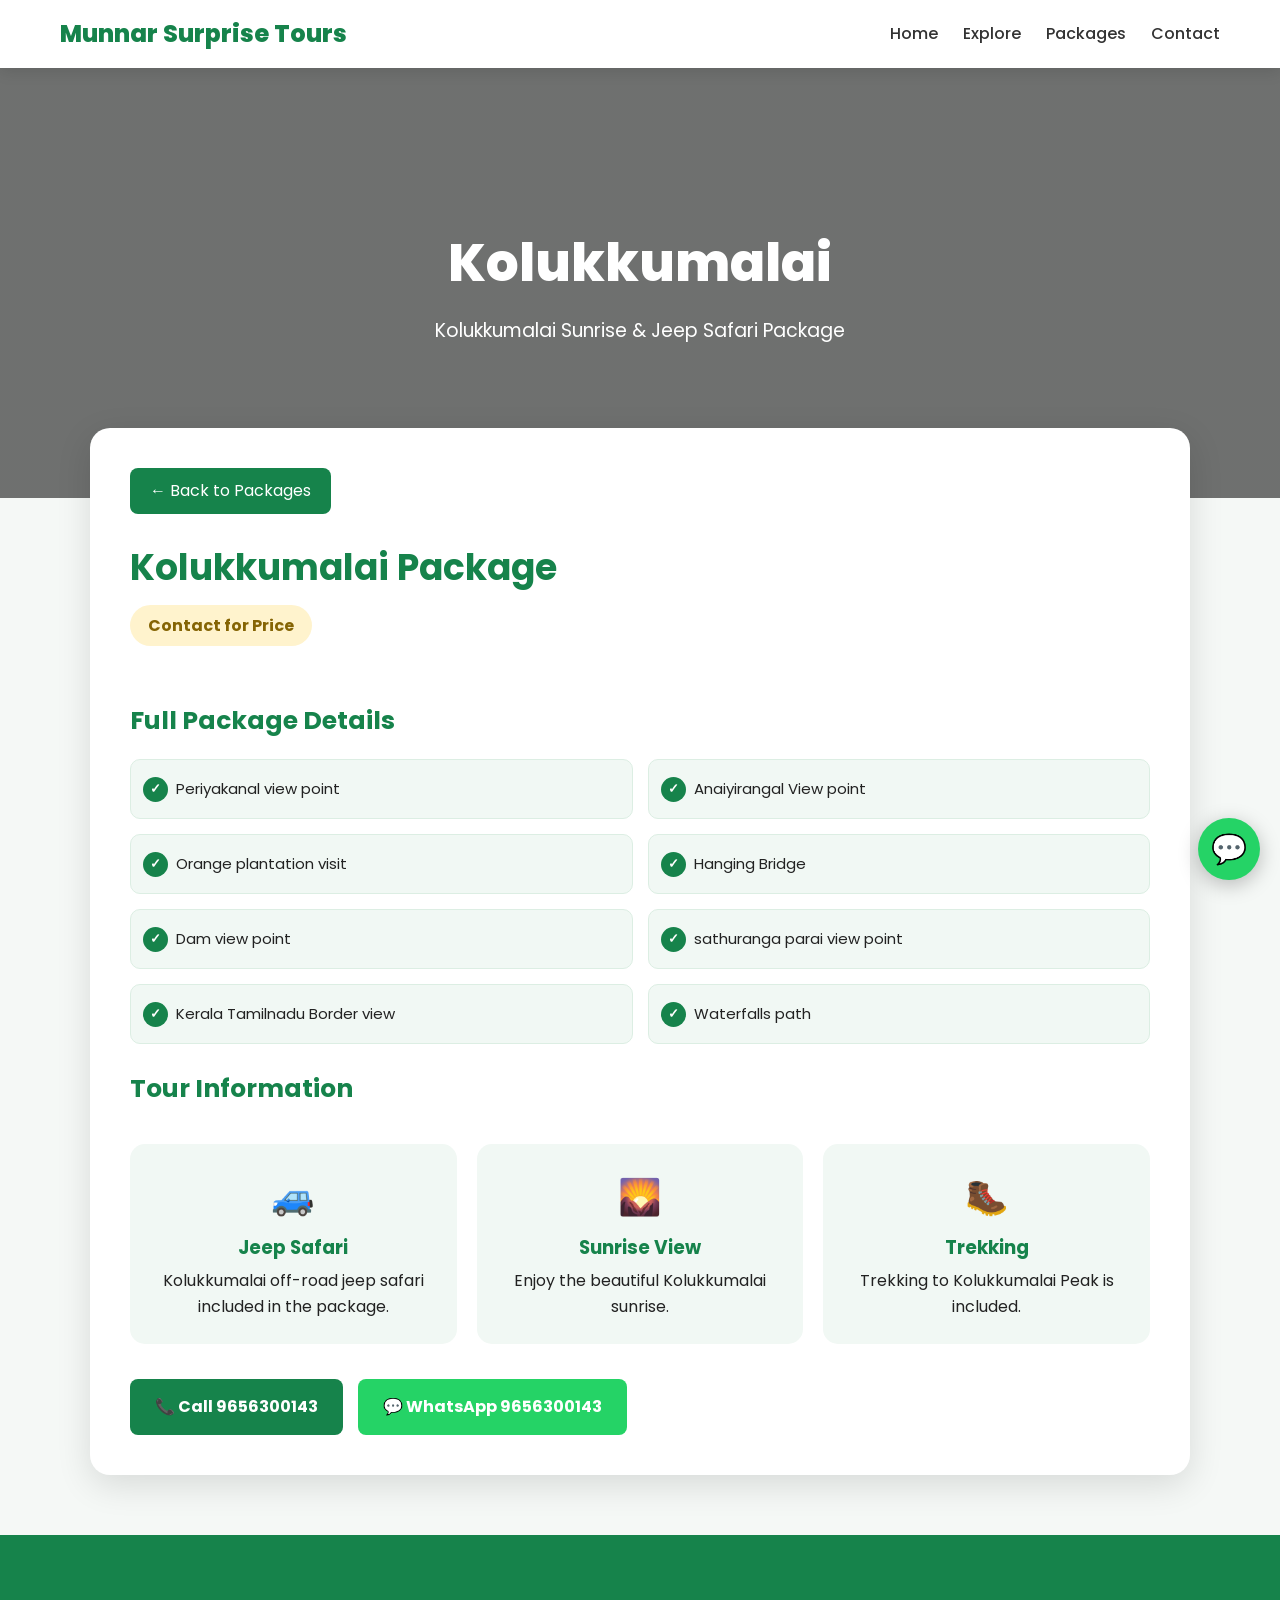
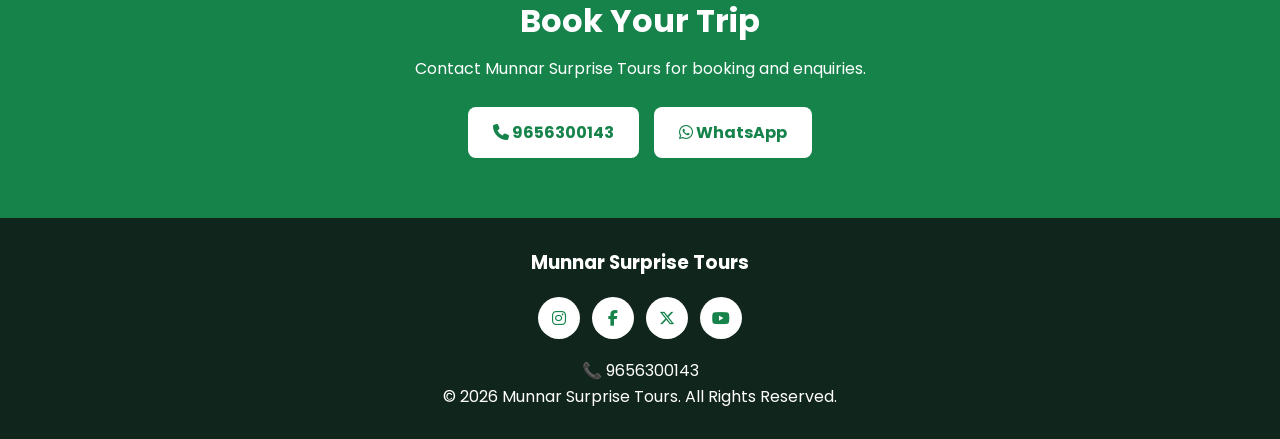
<file: chathurangaparai.html>
<!DOCTYPE html>
<html lang="en">
<head>
    <meta charset="UTF-8">
    <meta name="viewport" content="width=device-width, initial-scale=1.0">

    <title>Kolukkumalai Package | Munnar Surprise Tours</title>

    <!-- Google Font -->
    <link rel="preconnect" href="https://fonts.googleapis.com">
    <link rel="preconnect" href="https://fonts.gstatic.com" crossorigin>

    <link
        href="https://fonts.googleapis.com/css2?family=Poppins:wght@400;500;600;700;800&display=swap"
        rel="stylesheet"
>

<!-- Font Awesome -->
<link
    rel="stylesheet"
    href="https://cdnjs.cloudflare.com/ajax/libs/font-awesome/6.5.2/css/all.min.css"
>

    <style>

        * {
            margin: 0;
            padding: 0;
            box-sizing: border-box;
        }

        html {
            scroll-behavior: smooth;
        }

        body {
            font-family: "Poppins", sans-serif;
            background: #f5f8f6;
            color: #222;
            line-height: 1.6;
        }

        /* =========================
           NAVBAR
        ========================= */

        .navbar {
            width: 100%;
            background: white;
            position: sticky;
            top: 0;
            z-index: 1000;
            box-shadow: 0 3px 15px rgba(0,0,0,.12);
        }

        .nav-container {
            max-width: 1200px;
            margin: auto;
            padding: 15px 20px;

            display: flex;
            align-items: center;
            justify-content: space-between;
        }

        .logo {
            color: #16834b;
            font-size: 24px;
            font-weight: 800;
            text-decoration: none;
        }

        .nav-links {
            display: flex;
            gap: 25px;
            list-style: none;
        }

        .nav-links a {
            color: #333;
            text-decoration: none;
            font-weight: 500;
        }

        .nav-links a:hover {
            color: #16834b;
        }

        /* =========================
           HERO
        ========================= */

        .hero {
            min-height: 430px;

            background:
                linear-gradient(
                    rgba(0,0,0,.55),
                    rgba(0,0,0,.55)
                ),
                url("https://images.unsplash.com/photo-1593693397690-362cb9666fc2?auto=format&fit=crop&w=1600&q=80");

            background-size: cover;
            background-position: center;

            display: flex;
            align-items: center;
            justify-content: center;

            text-align: center;
            color: white;
            padding: 30px 20px;
        }

        .hero-content h1 {
            font-size: 52px;
            font-weight: 800;
            margin-bottom: 12px;
        }

        .hero-content p {
            font-size: 19px;
        }

        /* =========================
           MAIN
        ========================= */

        .container {
            width: 90%;
            max-width: 1100px;
            margin: auto;
        }

        .package-card {
            background: white;
            margin-top: -70px;
            margin-bottom: 60px;

            position: relative;
            z-index: 10;

            padding: 40px;
            border-radius: 20px;

            box-shadow: 0 10px 35px rgba(0,0,0,.12);
        }

        /* =========================
           BACK BUTTON
        ========================= */

        .back-button {
            display: inline-block;
            padding: 10px 20px;
            margin-bottom: 25px;

            background: #16834b;
            color: white;

            border-radius: 8px;
            text-decoration: none;
            transition: .3s;
        }

        .back-button:hover {
            background: #0d6338;
            transform: translateY(-2px);
        }

        /* =========================
           TITLE
        ========================= */

        .package-card h2 {
            color: #16834b;
            font-size: 36px;
            margin-bottom: 8px;
        }

        .package-price {
            display: inline-block;

            background: #fff3cd;
            color: #856404;

            padding: 8px 18px;
            border-radius: 30px;

            font-weight: 700;
            margin-bottom: 30px;
        }

        /* =========================
           SECTION TITLE
        ========================= */

        .section-title {
            color: #16834b;
            font-size: 25px;

            margin-top: 25px;
            margin-bottom: 18px;
        }

        /* =========================
           PACKAGE DETAILS
        ========================= */

        .details-list {
            display: grid;
            grid-template-columns: repeat(2,1fr);

            gap: 15px;
            list-style: none;
        }

        .details-list li {
            background: #f1f8f4;
            border: 1px solid #dceee3;

            border-radius: 10px;
            padding: 15px 15px 15px 45px;

            position: relative;
            min-height: 60px;

            display: flex;
            align-items: center;

            font-size: 15px;
        }

        .details-list li::before {
            content: "✓";

            position: absolute;
            left: 12px;

            width: 25px;
            height: 25px;

            background: #16834b;
            color: white;

            border-radius: 50%;

            display: flex;
            align-items: center;
            justify-content: center;

            font-weight: 700;
            font-size: 13px;
        }

        /* =========================
           INFO BOXES
        ========================= */

        .info-grid {
            display: grid;
            grid-template-columns: repeat(3,1fr);

            gap: 20px;
            margin-top: 35px;
        }

        .info-box {
            background: #f1f8f4;
            border-radius: 15px;

            padding: 25px;
            text-align: center;

            transition: .3s;
        }

        .info-box:hover {
            transform: translateY(-5px);
            box-shadow: 0 10px 25px rgba(0,0,0,.08);
        }

        .info-icon {
            font-size: 35px;
            margin-bottom: 8px;
        }

        .info-box h3 {
            color: #16834b;
            margin-bottom: 5px;
        }

        /* =========================
           CONTACT BUTTONS
        ========================= */

        .contact-buttons {
            display: flex;
            gap: 15px;
            flex-wrap: wrap;

            margin-top: 35px;
        }

        .contact-btn {
            display: inline-flex;

            align-items: center;
            justify-content: center;
            gap: 8px;

            padding: 15px 25px;

            border-radius: 8px;
            text-decoration: none;

            font-weight: 700;

            transition: .3s;
        }

        /* PHONE */

        .phone-btn {
            background: #16834b;
            color: white;
        }

        .phone-btn:hover {
            background: #0d6338;
            transform: translateY(-2px);
        }

        /* WHATSAPP */

        .whatsapp-btn {
            background: #25D366;
            color: white;
        }

        .whatsapp-btn:hover {
            background: #1da851;
            transform: translateY(-2px);
        }

        /* =========================
           CONTACT SECTION
        ========================= */

        .contact-section {
            background: #16834b;
            color: white;

            text-align: center;
            padding: 60px 20px;
        }

        .contact-section h2 {
            font-size: 32px;
            margin-bottom: 10px;
        }

        .contact-section p {
            margin-bottom: 25px;
        }

        .contact-section-buttons {
            display: flex;
            justify-content: center;

            gap: 15px;
            flex-wrap: wrap;
        }

        .contact-section-buttons a {
            background: white;
            color: #16834b;

            padding: 13px 25px;

            border-radius: 8px;
            text-decoration: none;

            font-weight: 700;

            transition: .3s;
        }

        .contact-section-buttons a:hover {
            transform: translateY(-3px);
        }

        /* =========================
           FOOTER
        ========================= */

        footer {
            background: #10251b;
            color: white;

            text-align: center;
            padding: 30px 20px;
        }

        footer h3 {
            margin-bottom: 15px;
        }

        .social-icons {
            margin: 15px 0;
        }

        .social-icons a {
            display: inline-flex;

            align-items: center;
            justify-content: center;

            width: 42px;
            height: 42px;

            background: white;
            color: #16834b;

            border-radius: 50%;
            margin: 4px;

            text-decoration: none;
            font-weight: 700;
        }

        .social-icons a:hover {
            background: #16834b;
            color: white;
        }

        /* =========================
           FLOATING WHATSAPP
        ========================= */

        .whatsapp-float {
            position: fixed;

            right: 20px;
            bottom: 20px;

            width: 62px;
            height: 62px;

            background: #25D366;
            color: white;

            border-radius: 50%;

            display: flex;
            align-items: center;
            justify-content: center;

            font-size: 29px;

            text-decoration: none;

            box-shadow: 0 5px 20px rgba(0,0,0,.25);

            z-index: 9999;

            transition: .3s;
        }

        .whatsapp-float:hover {
            transform: scale(1.1);
        }

        /* =========================
           RESPONSIVE
        ========================= */

        @media(max-width:768px) {

            .nav-container {
                flex-direction: column;
                gap: 10px;
            }

            .nav-links {
                gap: 12px;
                flex-wrap: wrap;
                justify-content: center;
            }

            .nav-links a {
                font-size: 13px;
            }

            .hero {
                min-height: 330px;
            }

            .hero-content h1 {
                font-size: 35px;
            }

            .package-card {
                width: 94%;
                padding: 25px 18px;
                margin-top: -45px;
            }

            .package-card h2 {
                font-size: 28px;
            }

            .info-grid {
                grid-template-columns: 1fr;
            }

            .contact-buttons {
                flex-direction: column;
            }

            .contact-btn {
                width: 100%;
            }
        }

        @media(max-width:600px) {

            /* Two package detail columns on mobile */
            .details-list {
                grid-template-columns: repeat(2,1fr);
                gap: 8px;
            }

            .details-list li {
                padding: 12px 6px 12px 34px;
                font-size: 12px;
                line-height: 1.4;
            }

            .details-list li::before {
                left: 6px;
                width: 21px;
                height: 21px;
                font-size: 11px;
            }

            .hero-content h1 {
                font-size: 28px;
            }

            .hero-content p {
                font-size: 14px;
            }

            .package-card h2 {
                font-size: 24px;
            }

            .section-title {
                font-size: 21px;
            }

            .whatsapp-float {
                width: 55px;
                height: 55px;

                right: 15px;
                bottom: 15px;

                font-size: 25px;
            }
        }

    </style>
</head>

<body>

<!-- =========================
     NAVBAR
========================= -->

<header class="navbar">

    <div class="nav-container">

        <a href="index.html" class="logo">
            Munnar Surprise Tours
        </a>

        <ul class="nav-links">

            <li>
                <a href="index.html">Home</a>
            </li>

            <li>
                <a href="index.html#explore">Explore</a>
            </li>

            <li>
                <a href="index.html#packages">Packages</a>
            </li>

            <li>
                <a href="#contact">Contact</a>
            </li>

        </ul>

    </div>

</header>


<!-- =========================
     HERO
========================= -->

<section class="hero">

    <div class="hero-content">

        <h1>Kolukkumalai</h1>

        <p>
            Kolukkumalai Sunrise & Jeep Safari Package
        </p>

    </div>

</section>


<!-- =========================
     PACKAGE DETAILS
========================= -->

<main class="container">

    <div class="package-card">

        <a
            href="index.html#packages"
            class="back-button"
        >
            ← Back to Packages
        </a>

        <h2>
            Kolukkumalai Package
        </h2>

        <span class="package-price">
            Contact for Price
        </span>


        <h3 class="section-title">
            Full Package Details
        </h3>


        <ul class="details-list">

            <li>Periyakanal view point</li>

            <li>Anaiyirangal View point</li>

            <li>Orange plantation visit</li>

            <li>Hanging Bridge</li>

            <li>Dam view point</li>

            <li>sathuranga parai view point</li>

            <li>Kerala Tamilnadu Border view</li>

            <li>Waterfalls path</li>

          

        </ul>


        <!-- TOUR INFORMATION -->

        <h3 class="section-title">
            Tour Information
        </h3>

        <div class="info-grid">

            <div class="info-box">

                <div class="info-icon">
                    🚙
                </div>

                <h3>Jeep Safari</h3>

                <p>
                    Kolukkumalai off-road jeep safari
                    included in the package.
                </p>

            </div>


            <div class="info-box">

                <div class="info-icon">
                    🌄
                </div>

                <h3>Sunrise View</h3>

                <p>
                    Enjoy the beautiful
                    Kolukkumalai sunrise.
                </p>

            </div>


            <div class="info-box">

                <div class="info-icon">
                    🥾
                </div>

                <h3>Trekking</h3>

                <p>
                    Trekking to Kolukkumalai Peak
                    is included.
                </p>

            </div>

        </div>


        <!-- PHONE + WHATSAPP -->

        <div class="contact-buttons">

            <!-- PHONE -->

            <a
                href="tel:+919656300143"
                class="contact-btn phone-btn"
            >
                📞 Call 9656300143
            </a>


            <!-- WHATSAPP -->

            <a
                href="#"
                id="whatsappButton"
                class="contact-btn whatsapp-btn"
                target="_blank"
                rel="noopener"
            >
                💬 WhatsApp 9656300143
            </a>

        </div>

    </div>

</main>


<!-- =========================
     CONTACT
========================= -->

<section
    class="contact-section"
    id="contact"
>

    <h2>
        Book Your  Trip
    </h2>

    <p>
        Contact Munnar Surprise Tours
        for booking and enquiries.
    </p>

    <div class="contact-section-buttons">

        <!-- Phone -->
<a href="tel:+919656300143" class="phone-btn">
    <i class="fa-solid fa-phone"></i>
    9656300143
</a>

<!-- WhatsApp -->
<a href="https://wa.me/919656300143"
   class="whatsapp-btn"
   target="_blank">
    <i class="fa-brands fa-whatsapp"></i>
    WhatsApp
</a>

    </div>

</section>


<!-- =========================
     FOOTER
========================= -->

<footer>

    <h3>
        Munnar Surprise Tours
    </h3>

    <div class="social-icons">

      <div class="social-icons">

    <a
        href="https://www.instagram.com/surprise_tours_munnar?stkn=MzdlbXg1bXpubDJx"
        target="_blank"
        rel="noopener"
        aria-label="Instagram"
    >
        <i class="fa-brands fa-instagram"></i>
    </a>

    <a
        href="https://www.facebook.com/"
        target="_blank"
        rel="noopener"
        aria-label="Facebook"
    >
        <i class="fa-brands fa-facebook-f"></i>
    </a>

    <a
        href="https://twitter.com/"
        target="_blank"
        rel="noopener"
        aria-label="Twitter"
    >
        <i class="fa-brands fa-x-twitter"></i>
    </a>

    <a
        href="https://www.youtube.com/"
        target="_blank"
        rel="noopener"
        aria-label="YouTube"
    >
        <i class="fa-brands fa-youtube"></i>
    </a>

</div>

    </div>

    <p>
        📞 9656300143
    </p>

    <p>
        © 2026 Munnar Surprise Tours.
        All Rights Reserved.
    </p>

</footer>


<!-- =========================
     FLOATING WHATSAPP
========================= -->

<a
    href="#"
    id="floatingWhatsapp"
    target="_blank"
    rel="noopener"
    class="whatsapp-float"
    aria-label="Chat with Munnar Surprise Tours on WhatsApp"
>
    💬
</a>


<!-- =========================
     JAVASCRIPT
========================= -->

<script>

    /* =================================
       MUNNAR SURPRISE TOURS
       PHONE + WHATSAPP
    ================================= */

    const phoneNumber = "919656300143";
    const displayNumber = "9656300143";

    const packageName = "Kolukkumalai";


    /* WhatsApp message */

    const whatsappMessage =
`Hello Munnar Surprise Tours,

I am interested in the ${packageName} package.

Please send me:

• Package price
• Availability
• Booking details
• Pickup details
• Tour timing

My contact number is ${displayNumber}.

Thank you.`;


    /* Create WhatsApp URL */

    const whatsappURL =
        "https://wa.me/" +
        phoneNumber +
        "?text=" +
        encodeURIComponent(whatsappMessage);


    /* Connect WhatsApp buttons */

    document.getElementById("whatsappButton").href =
        whatsappURL;

    document.getElementById("contactWhatsapp").href =
        whatsappURL;

    document.getElementById("floatingWhatsapp").href =
        whatsappURL;


    /* Make sure phone links use the correct number */

    document.querySelectorAll(
        'a[href^="tel:"]'
    ).forEach(function(button) {

        button.href = "tel:+" + phoneNumber;

    });

</script>

</body>
</html>
</file>
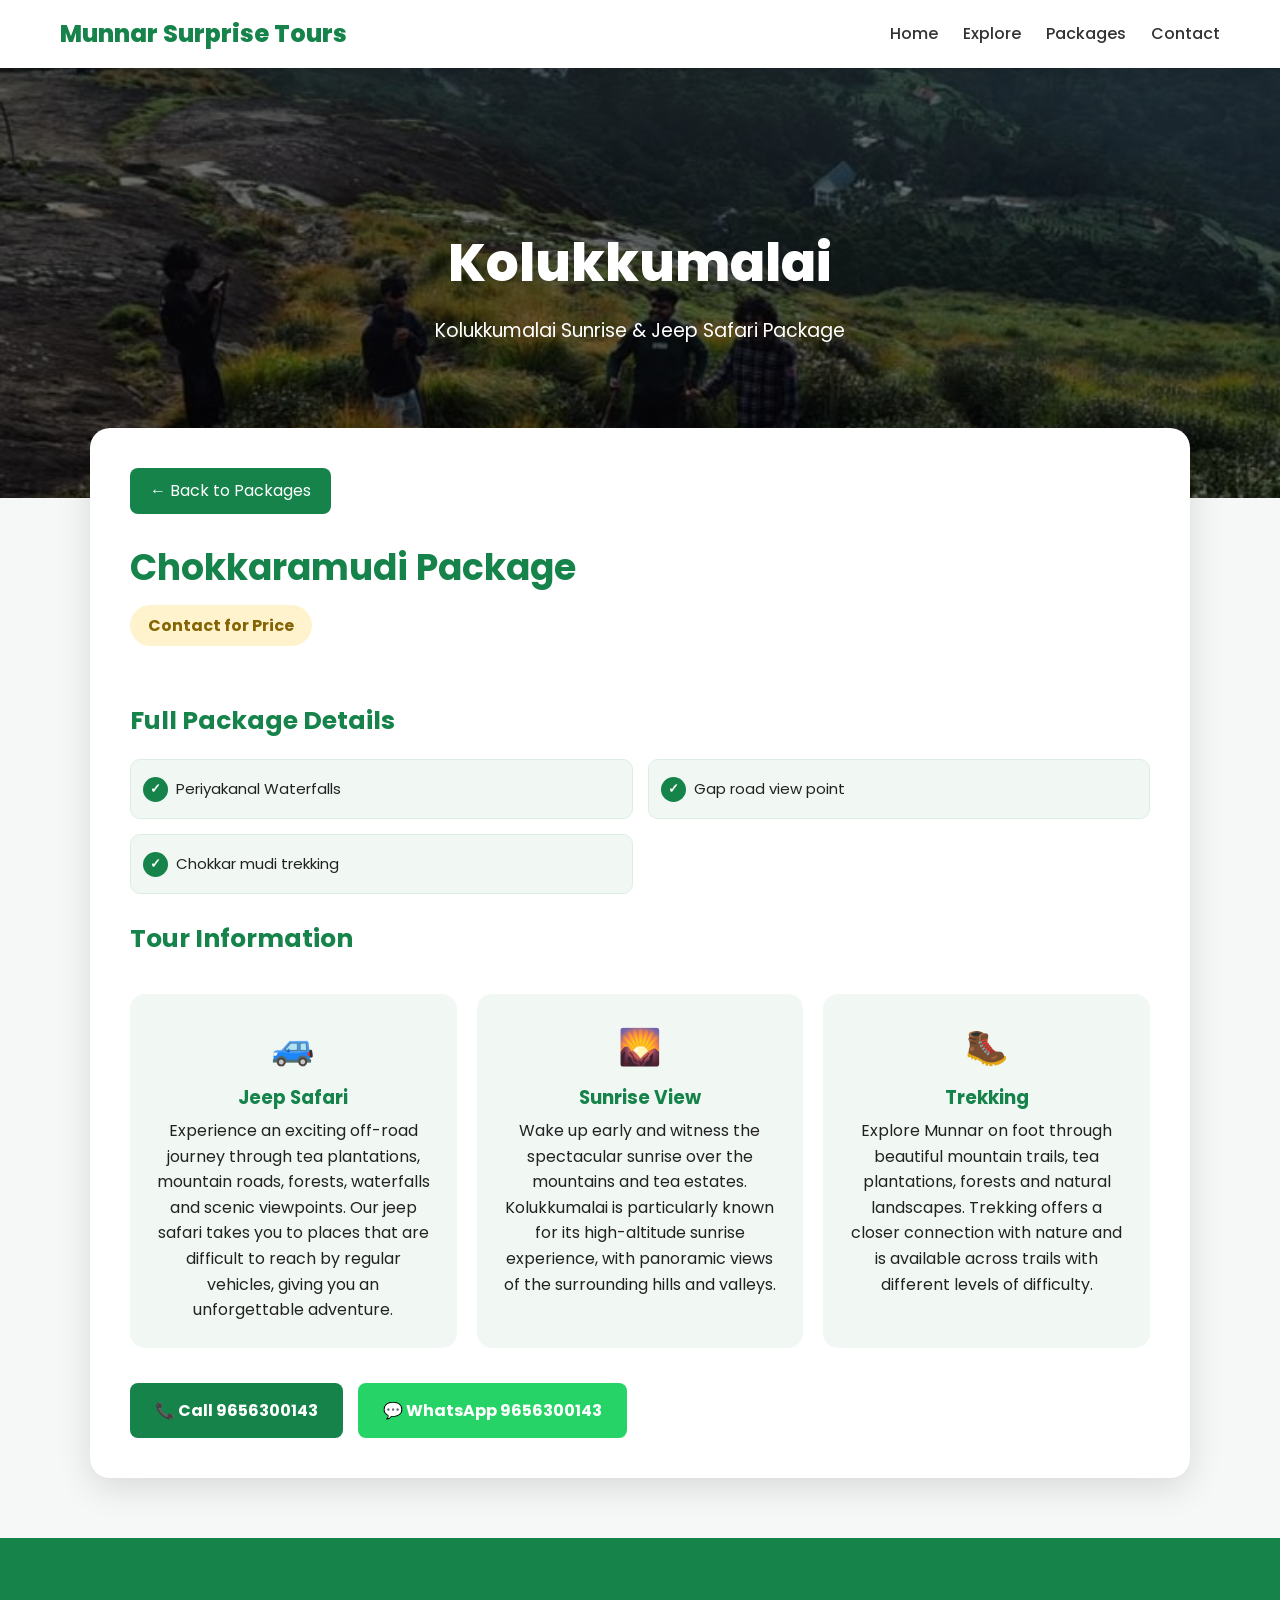
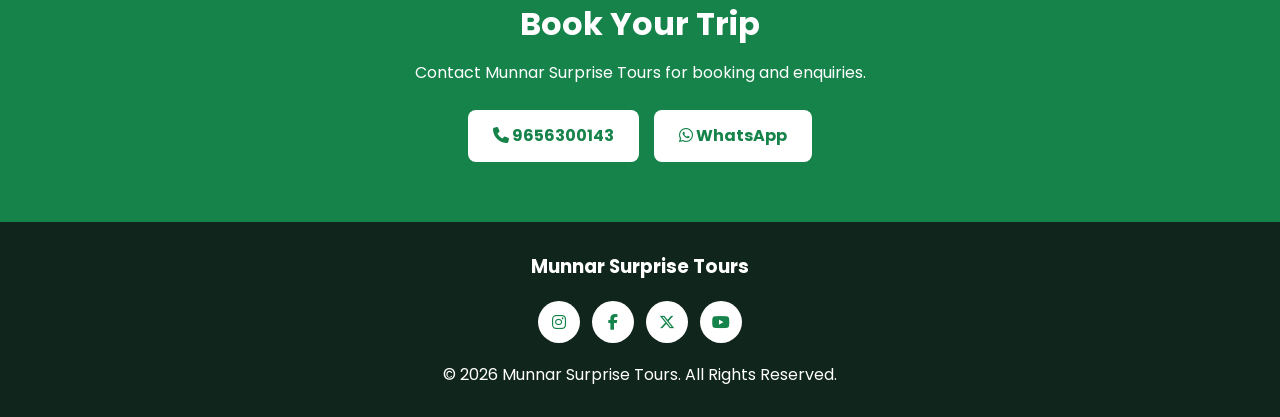
<file: chokkaramudi.html>
<!DOCTYPE html>
<html lang="en">
<head>
    <meta charset="UTF-8">
    <meta name="viewport" content="width=device-width, initial-scale=1.0">

    <title>Kolukkumalai Package | Munnar Surprise Tours</title>

    <!-- Google Font -->
    <link rel="preconnect" href="https://fonts.googleapis.com">
    <link rel="preconnect" href="https://fonts.gstatic.com" crossorigin>

    <link
        href="https://fonts.googleapis.com/css2?family=Poppins:wght@400;500;600;700;800&display=swap"
        rel="stylesheet"
>

<!-- Font Awesome -->
<link
    rel="stylesheet"
    href="https://cdnjs.cloudflare.com/ajax/libs/font-awesome/6.5.2/css/all.min.css"
>

    <style>

        * {
            margin: 0;
            padding: 0;
            box-sizing: border-box;
        }

        html {
            scroll-behavior: smooth;
        }

        body {
            font-family: "Poppins", sans-serif;
            background: #f5f8f6;
            color: #222;
            line-height: 1.6;
        }

        /* =========================
           NAVBAR
        ========================= */

        .navbar {
            width: 100%;
            background: white;
            position: sticky;
            top: 0;
            z-index: 1000;
            box-shadow: 0 3px 15px rgba(0,0,0,.12);
        }

        .nav-container {
            max-width: 1200px;
            margin: auto;
            padding: 15px 20px;

            display: flex;
            align-items: center;
            justify-content: space-between;
        }

        .logo {
            color: #16834b;
            font-size: 24px;
            font-weight: 800;
            text-decoration: none;
        }

        .nav-links {
            display: flex;
            gap: 25px;
            list-style: none;
        }

        .nav-links a {
            color: #333;
            text-decoration: none;
            font-weight: 500;
        }

        .nav-links a:hover {
            color: #16834b;
        }

        /* =========================
           HERO
        ========================= */

        .hero {
            min-height: 430px;

            background:
                linear-gradient(
                    rgba(0,0,0,.55),
                    rgba(0,0,0,.55)
                ),
                url("./chokkaramudi.jpeg");

            background-size: cover;
            background-position: center;

            display: flex;
            align-items: center;
            justify-content: center;

            text-align: center;
            color: white;
            padding: 30px 20px;
        }

        .hero-content h1 {
            font-size: 52px;
            font-weight: 800;
            margin-bottom: 12px;
        }

        .hero-content p {
            font-size: 19px;
        }

        /* =========================
           MAIN
        ========================= */

        .container {
            width: 90%;
            max-width: 1100px;
            margin: auto;
        }

        .package-card {
            background: white;
            margin-top: -70px;
            margin-bottom: 60px;

            position: relative;
            z-index: 10;

            padding: 40px;
            border-radius: 20px;

            box-shadow: 0 10px 35px rgba(0,0,0,.12);
        }

        /* =========================
           BACK BUTTON
        ========================= */

        .back-button {
            display: inline-block;
            padding: 10px 20px;
            margin-bottom: 25px;

            background: #16834b;
            color: white;

            border-radius: 8px;
            text-decoration: none;
            transition: .3s;
        }

        .back-button:hover {
            background: #0d6338;
            transform: translateY(-2px);
        }

        /* =========================
           TITLE
        ========================= */

        .package-card h2 {
            color: #16834b;
            font-size: 36px;
            margin-bottom: 8px;
        }

        .package-price {
            display: inline-block;

            background: #fff3cd;
            color: #856404;

            padding: 8px 18px;
            border-radius: 30px;

            font-weight: 700;
            margin-bottom: 30px;
        }

        /* =========================
           SECTION TITLE
        ========================= */

        .section-title {
            color: #16834b;
            font-size: 25px;

            margin-top: 25px;
            margin-bottom: 18px;
        }

        /* =========================
           PACKAGE DETAILS
        ========================= */

        .details-list {
            display: grid;
            grid-template-columns: repeat(2,1fr);

            gap: 15px;
            list-style: none;
        }

        .details-list li {
            background: #f1f8f4;
            border: 1px solid #dceee3;

            border-radius: 10px;
            padding: 15px 15px 15px 45px;

            position: relative;
            min-height: 60px;

            display: flex;
            align-items: center;

            font-size: 15px;
        }

        .details-list li::before {
            content: "✓";

            position: absolute;
            left: 12px;

            width: 25px;
            height: 25px;

            background: #16834b;
            color: white;

            border-radius: 50%;

            display: flex;
            align-items: center;
            justify-content: center;

            font-weight: 700;
            font-size: 13px;
        }

        /* =========================
           INFO BOXES
        ========================= */

        .info-grid {
            display: grid;
            grid-template-columns: repeat(3,1fr);

            gap: 20px;
            margin-top: 35px;
        }

        .info-box {
            background: #f1f8f4;
            border-radius: 15px;

            padding: 25px;
            text-align: center;

            transition: .3s;
        }

        .info-box:hover {
            transform: translateY(-5px);
            box-shadow: 0 10px 25px rgba(0,0,0,.08);
        }

        .info-icon {
            font-size: 35px;
            margin-bottom: 8px;
        }

        .info-box h3 {
            color: #16834b;
            margin-bottom: 5px;
        }

        /* =========================
           CONTACT BUTTONS
        ========================= */

        .contact-buttons {
            display: flex;
            gap: 15px;
            flex-wrap: wrap;

            margin-top: 35px;
        }

        .contact-btn {
            display: inline-flex;

            align-items: center;
            justify-content: center;
            gap: 8px;

            padding: 15px 25px;

            border-radius: 8px;
            text-decoration: none;

            font-weight: 700;

            transition: .3s;
        }

        /* PHONE */

        .phone-btn {
            background: #16834b;
            color: white;
        }

        .phone-btn:hover {
            background: #0d6338;
            transform: translateY(-2px);
        }

        /* WHATSAPP */

        .whatsapp-btn {
            background: #25D366;
            color: white;
        }

        .whatsapp-btn:hover {
            background: #1da851;
            transform: translateY(-2px);
        }

        /* =========================
           CONTACT SECTION
        ========================= */

        .contact-section {
            background: #16834b;
            color: white;

            text-align: center;
            padding: 60px 20px;
        }

        .contact-section h2 {
            font-size: 32px;
            margin-bottom: 10px;
        }

        .contact-section p {
            margin-bottom: 25px;
        }

        .contact-section-buttons {
            display: flex;
            justify-content: center;

            gap: 15px;
            flex-wrap: wrap;
        }

        .contact-section-buttons a {
            background: white;
            color: #16834b;

            padding: 13px 25px;

            border-radius: 8px;
            text-decoration: none;

            font-weight: 700;

            transition: .3s;
        }

        .contact-section-buttons a:hover {
            transform: translateY(-3px);
        }

        /* =========================
           FOOTER
        ========================= */

        footer {
            background: #10251b;
            color: white;

            text-align: center;
            padding: 30px 20px;
        }

        footer h3 {
            margin-bottom: 15px;
        }

        .social-icons {
            margin: 15px 0;
        }

        .social-icons a {
            display: inline-flex;

            align-items: center;
            justify-content: center;

            width: 42px;
            height: 42px;

            background: white;
            color: #16834b;

            border-radius: 50%;
            margin: 4px;

            text-decoration: none;
            font-weight: 700;
        }

        .social-icons a:hover {
            background: #16834b;
            color: white;
        }

        /* =========================
           FLOATING WHATSAPP
        ========================= */

        .whatsapp-float {
            position: fixed;

            right: 20px;
            bottom: 20px;

            width: 62px;
            height: 62px;

            background: #25D366;
            color: white;

            border-radius: 50%;

            display: flex;
            align-items: center;
            justify-content: center;

            font-size: 29px;

            text-decoration: none;

            box-shadow: 0 5px 20px rgba(0,0,0,.25);

            z-index: 9999;

            transition: .3s;
        }

        .whatsapp-float:hover {
            transform: scale(1.1);
        }

        /* =========================
           RESPONSIVE
        ========================= */

        @media(max-width:768px) {

            .nav-container {
                flex-direction: column;
                gap: 10px;
            }

            .nav-links {
                gap: 12px;
                flex-wrap: wrap;
                justify-content: center;
            }

            .nav-links a {
                font-size: 13px;
            }

            .hero {
                min-height: 330px;
            }

            .hero-content h1 {
                font-size: 35px;
            }

            .package-card {
                width: 94%;
                padding: 25px 18px;
                margin-top: -45px;
            }

            .package-card h2 {
                font-size: 28px;
            }

            .info-grid {
                grid-template-columns: 1fr;
            }

            .contact-buttons {
                flex-direction: column;
            }

            .contact-btn {
                width: 100%;
            }
        }

        @media(max-width:600px) {

            /* Two package detail columns on mobile */
            .details-list {
                grid-template-columns: repeat(2,1fr);
                gap: 8px;
            }

            .details-list li {
                padding: 12px 6px 12px 34px;
                font-size: 12px;
                line-height: 1.4;
            }

            .details-list li::before {
                left: 6px;
                width: 21px;
                height: 21px;
                font-size: 11px;
            }

            .hero-content h1 {
                font-size: 28px;
            }

            .hero-content p {
                font-size: 14px;
            }

            .package-card h2 {
                font-size: 24px;
            }

            .section-title {
                font-size: 21px;
            }

            .whatsapp-float {
                width: 55px;
                height: 55px;

                right: 15px;
                bottom: 15px;

                font-size: 25px;
            }
        }

    </style>
</head>

<body>

<!-- =========================
     NAVBAR
========================= -->

<header class="navbar">

    <div class="nav-container">

        <a href="index.html" class="logo">
            Munnar Surprise Tours
        </a>

        <ul class="nav-links">

            <li>
                <a href="index.html">Home</a>
            </li>

            <li>
                <a href="index.html#explore">Explore</a>
            </li>

            <li>
                <a href="index.html#packages">Packages</a>
            </li>

            <li>
                <a href="#contact">Contact</a>
            </li>

        </ul>

    </div>

</header>


<!-- =========================
     HERO
========================= -->

<section class="hero">

    <div class="hero-content">

        <h1>Kolukkumalai</h1>

        <p>
            Kolukkumalai Sunrise & Jeep Safari Package
        </p>

    </div>

</section>


<!-- =========================
     PACKAGE DETAILS
========================= -->

<main class="container">

    <div class="package-card">

        <a
            href="index.html#packages"
            class="back-button"
        >
            ← Back to Packages
        </a>

        <h2>
            Chokkaramudi Package
        </h2>

        <span class="package-price">
            Contact for Price
        </span>


        <h3 class="section-title">
            Full Package Details
        </h3>


        <ul class="details-list">

            <li>Periyakanal Waterfalls</li>

            <li>Gap road view point</li>

            <li>Chokkar mudi trekking</li>

          

        </ul>


        <!-- TOUR INFORMATION -->

        <h3 class="section-title">
            Tour Information
        </h3>

        <div class="info-grid">

            <div class="info-box">

                <div class="info-icon">
                    🚙
                </div>

                <h3>Jeep Safari</h3>

                <p>
                    Experience an exciting off-road journey through tea plantations, mountain roads, forests, waterfalls and scenic viewpoints. Our jeep safari takes you to places that are difficult to reach by regular vehicles, giving you an unforgettable adventure.
                </p>

            </div>


            <div class="info-box">

                <div class="info-icon">
                    🌄
                </div>

                <h3>Sunrise View</h3>

                <p>
                   Wake up early and witness the spectacular sunrise over the mountains and tea estates. Kolukkumalai is particularly known for its high-altitude sunrise experience, with panoramic views of the surrounding hills and valleys.
                </p>

            </div>


            <div class="info-box">

                <div class="info-icon">
                    🥾
                </div>

                <h3>Trekking</h3>

                <p>
                   Explore Munnar on foot through beautiful mountain trails, tea plantations, forests and natural landscapes. Trekking offers a closer connection with nature and is available across trails with different levels of difficulty.
                   
                </p>

            </div>

        </div>


        <!-- PHONE + WHATSAPP -->

        <div class="contact-buttons">

            <!-- PHONE -->

            <a
                href="tel:+919656300143"
                class="contact-btn phone-btn"
            >
                📞 Call 9656300143
            </a>


            <!-- WHATSAPP -->

            <a
                href="#"
                id="whatsappButton"
                class="contact-btn whatsapp-btn"
                target="_blank"
                rel="noopener"
            >
                💬 WhatsApp 9656300143
            </a>

        </div>

    </div>

</main>


<!-- =========================
     CONTACT
========================= -->

<section
    class="contact-section"
    id="contact"
>

    <h2>
        Book Your Trip
    </h2>

    <p>
        Contact Munnar Surprise Tours
        for booking and enquiries.
    </p>

    <div class="contact-section-buttons">

        <!-- Phone -->
<a href="tel:+919656300143" class="phone-btn">
    <i class="fa-solid fa-phone"></i>
    9656300143
</a>

<!-- WhatsApp -->
<a href="https://wa.me/919656300143"
   class="whatsapp-btn"
   target="_blank">
    <i class="fa-brands fa-whatsapp"></i>
    WhatsApp
</a>

    </div>

</section>


<!-- =========================
     FOOTER
========================= -->

<footer>

    <h3>
        Munnar Surprise Tours
    </h3>

    <div class="social-icons">

      <div class="social-icons">

    <a
       href="https://www.instagram.com/surprise_tours_munnar?stkn=MzdlbXg1bXpubDJx"
        target="_blank"
        rel="noopener"
        aria-label="Instagram"
    >
        <i class="fa-brands fa-instagram"></i>
    </a>

    <a
        href="https://www.facebook.com/"
        target="_blank"
        rel="noopener"
        aria-label="Facebook"
    >
        <i class="fa-brands fa-facebook-f"></i>
    </a>

    <a
        href="https://twitter.com/"
        target="_blank"
        rel="noopener"
        aria-label="Twitter"
    >
        <i class="fa-brands fa-x-twitter"></i>
    </a>

    <a
        href="https://www.youtube.com/"
        target="_blank"
        rel="noopener"
        aria-label="YouTube"
    >
        <i class="fa-brands fa-youtube"></i>
    </a>

</div>

    </div>

   
    <p>
        © 2026 Munnar Surprise Tours.
        All Rights Reserved.
    </p>

</footer>


<!-- =========================
     FLOATING WHATSAPP
========================= -->




<!-- =========================
     JAVASCRIPT
========================= -->

<script>

    /* =================================
       MUNNAR SURPRISE TOURS
       PHONE + WHATSAPP
    ================================= */

    const phoneNumber = "919656300143";
    const displayNumber = "9656300143";

    const packageName = "Kolukkumalai";


    /* WhatsApp message */

    const whatsappMessage =
`Hello Munnar Surprise Tours,

I am interested in the ${packageName} package.

Please send me:

• Package price
• Availability
• Booking details
• Pickup details
• Tour timing

My contact number is ${displayNumber}.

Thank you.`;


    /* Create WhatsApp URL */

    const whatsappURL =
        "https://wa.me/" +
        phoneNumber +
        "?text=" +
        encodeURIComponent(whatsappMessage);


    /* Connect WhatsApp buttons */

    document.getElementById("whatsappButton").href =
        whatsappURL;

    document.getElementById("contactWhatsapp").href =
        whatsappURL;

    document.getElementById("floatingWhatsapp").href =
        whatsappURL;


    /* Make sure phone links use the correct number */

    document.querySelectorAll(
        'a[href^="tel:"]'
    ).forEach(function(button) {

        button.href = "tel:+" + phoneNumber;

    });

</script>

</body>
</html>
</file>
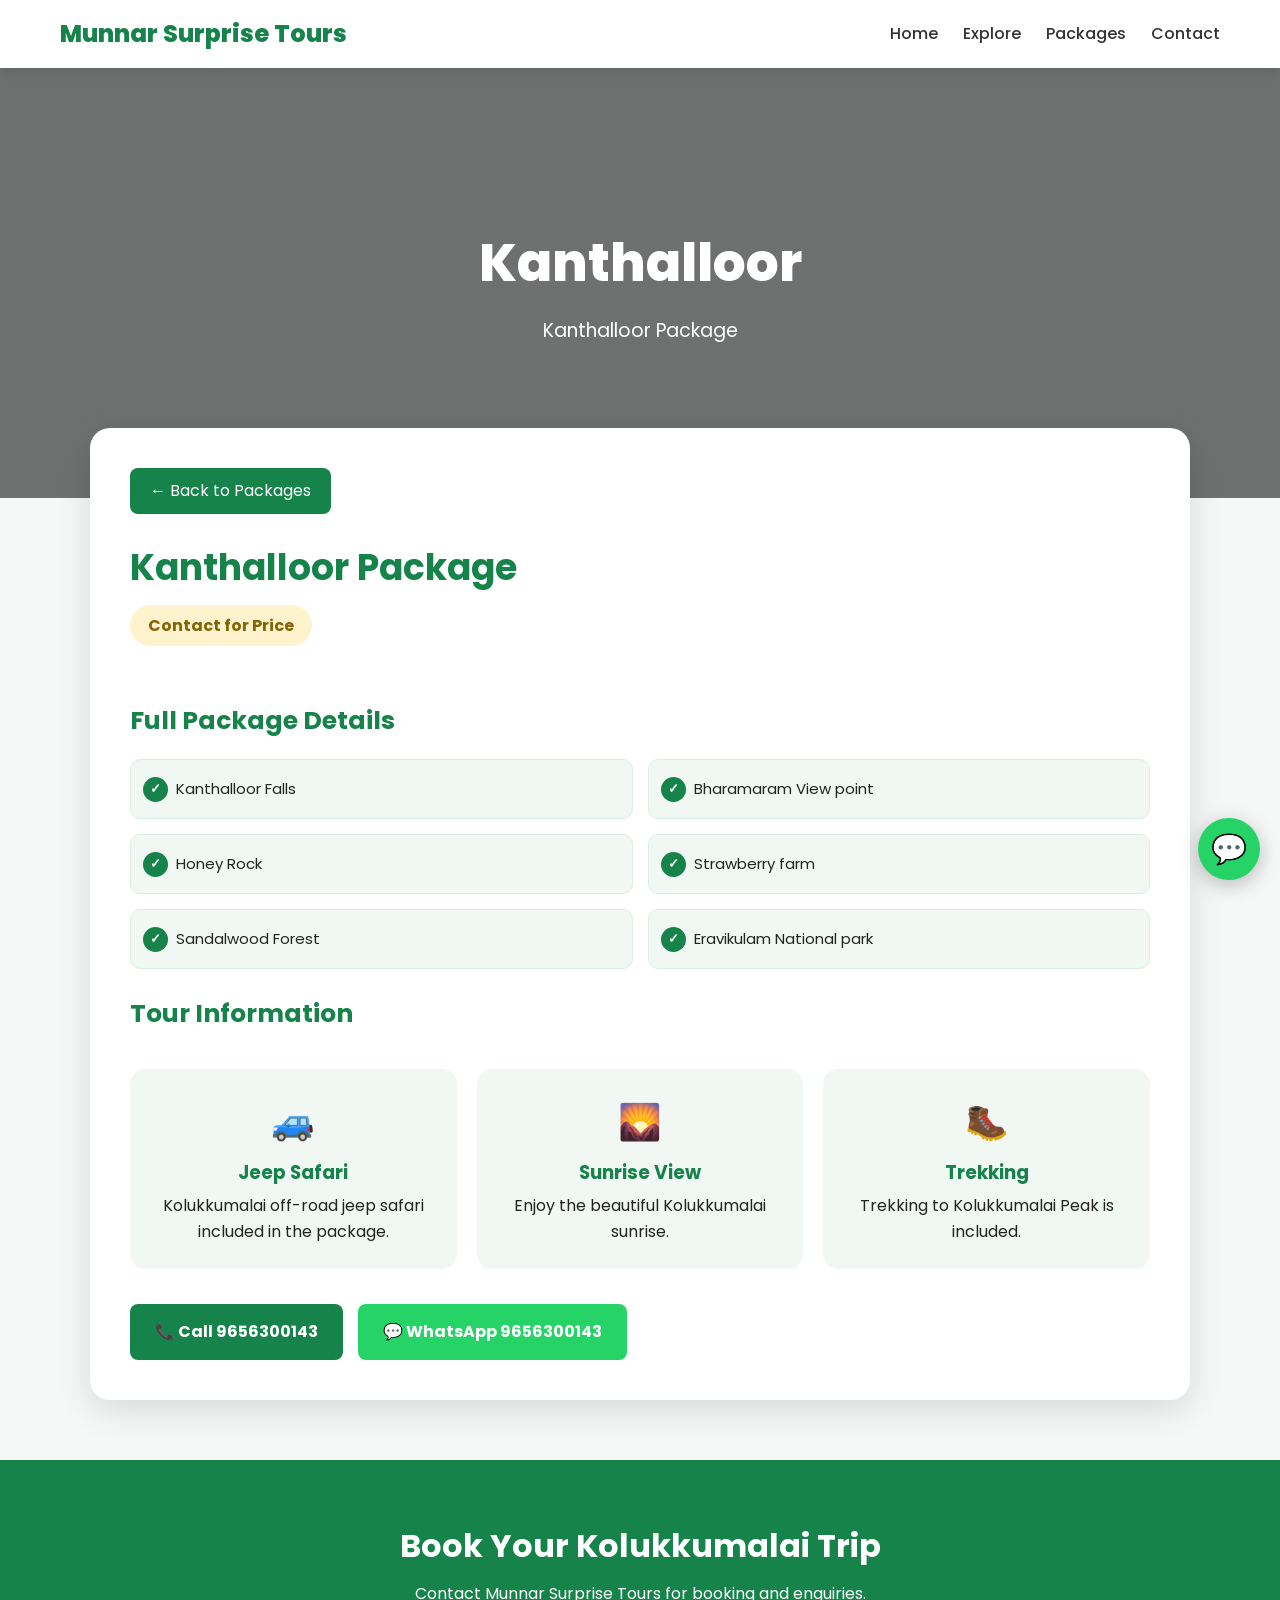
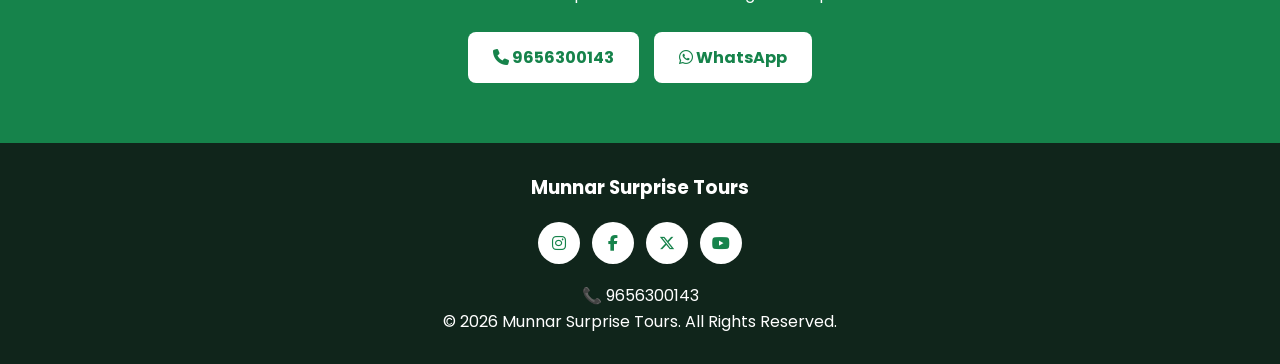
<file: kandhalur.html>
<!DOCTYPE html>
<html lang="en">
<head>
    <meta charset="UTF-8">
    <meta name="viewport" content="width=device-width, initial-scale=1.0">

    <title>Kolukkumalai Package | Munnar Surprise Tours</title>

    <!-- Google Font -->
    <link rel="preconnect" href="https://fonts.googleapis.com">
    <link rel="preconnect" href="https://fonts.gstatic.com" crossorigin>

    <link
        href="https://fonts.googleapis.com/css2?family=Poppins:wght@400;500;600;700;800&display=swap"
        rel="stylesheet"
>

<!-- Font Awesome -->
<link
    rel="stylesheet"
    href="https://cdnjs.cloudflare.com/ajax/libs/font-awesome/6.5.2/css/all.min.css"
>

    <style>

        * {
            margin: 0;
            padding: 0;
            box-sizing: border-box;
        }

        html {
            scroll-behavior: smooth;
        }

        body {
            font-family: "Poppins", sans-serif;
            background: #f5f8f6;
            color: #222;
            line-height: 1.6;
        }

        /* =========================
           NAVBAR
        ========================= */

        .navbar {
            width: 100%;
            background: white;
            position: sticky;
            top: 0;
            z-index: 1000;
            box-shadow: 0 3px 15px rgba(0,0,0,.12);
        }

        .nav-container {
            max-width: 1200px;
            margin: auto;
            padding: 15px 20px;

            display: flex;
            align-items: center;
            justify-content: space-between;
        }

        .logo {
            color: #16834b;
            font-size: 24px;
            font-weight: 800;
            text-decoration: none;
        }

        .nav-links {
            display: flex;
            gap: 25px;
            list-style: none;
        }

        .nav-links a {
            color: #333;
            text-decoration: none;
            font-weight: 500;
        }

        .nav-links a:hover {
            color: #16834b;
        }

        /* =========================
           HERO
        ========================= */

        .hero {
            min-height: 430px;

            background:
                linear-gradient(
                    rgba(0,0,0,.55),
                    rgba(0,0,0,.55)
                ),
                url("https://images.unsplash.com/photo-1593693397690-362cb9666fc2?auto=format&fit=crop&w=1600&q=80");

            background-size: cover;
            background-position: center;

            display: flex;
            align-items: center;
            justify-content: center;

            text-align: center;
            color: white;
            padding: 30px 20px;
        }

        .hero-content h1 {
            font-size: 52px;
            font-weight: 800;
            margin-bottom: 12px;
        }

        .hero-content p {
            font-size: 19px;
        }

        /* =========================
           MAIN
        ========================= */

        .container {
            width: 90%;
            max-width: 1100px;
            margin: auto;
        }

        .package-card {
            background: white;
            margin-top: -70px;
            margin-bottom: 60px;

            position: relative;
            z-index: 10;

            padding: 40px;
            border-radius: 20px;

            box-shadow: 0 10px 35px rgba(0,0,0,.12);
        }

        /* =========================
           BACK BUTTON
        ========================= */

        .back-button {
            display: inline-block;
            padding: 10px 20px;
            margin-bottom: 25px;

            background: #16834b;
            color: white;

            border-radius: 8px;
            text-decoration: none;
            transition: .3s;
        }

        .back-button:hover {
            background: #0d6338;
            transform: translateY(-2px);
        }

        /* =========================
           TITLE
        ========================= */

        .package-card h2 {
            color: #16834b;
            font-size: 36px;
            margin-bottom: 8px;
        }

        .package-price {
            display: inline-block;

            background: #fff3cd;
            color: #856404;

            padding: 8px 18px;
            border-radius: 30px;

            font-weight: 700;
            margin-bottom: 30px;
        }

        /* =========================
           SECTION TITLE
        ========================= */

        .section-title {
            color: #16834b;
            font-size: 25px;

            margin-top: 25px;
            margin-bottom: 18px;
        }

        /* =========================
           PACKAGE DETAILS
        ========================= */

        .details-list {
            display: grid;
            grid-template-columns: repeat(2,1fr);

            gap: 15px;
            list-style: none;
        }

        .details-list li {
            background: #f1f8f4;
            border: 1px solid #dceee3;

            border-radius: 10px;
            padding: 15px 15px 15px 45px;

            position: relative;
            min-height: 60px;

            display: flex;
            align-items: center;

            font-size: 15px;
        }

        .details-list li::before {
            content: "✓";

            position: absolute;
            left: 12px;

            width: 25px;
            height: 25px;

            background: #16834b;
            color: white;

            border-radius: 50%;

            display: flex;
            align-items: center;
            justify-content: center;

            font-weight: 700;
            font-size: 13px;
        }

        /* =========================
           INFO BOXES
        ========================= */

        .info-grid {
            display: grid;
            grid-template-columns: repeat(3,1fr);

            gap: 20px;
            margin-top: 35px;
        }

        .info-box {
            background: #f1f8f4;
            border-radius: 15px;

            padding: 25px;
            text-align: center;

            transition: .3s;
        }

        .info-box:hover {
            transform: translateY(-5px);
            box-shadow: 0 10px 25px rgba(0,0,0,.08);
        }

        .info-icon {
            font-size: 35px;
            margin-bottom: 8px;
        }

        .info-box h3 {
            color: #16834b;
            margin-bottom: 5px;
        }

        /* =========================
           CONTACT BUTTONS
        ========================= */

        .contact-buttons {
            display: flex;
            gap: 15px;
            flex-wrap: wrap;

            margin-top: 35px;
        }

        .contact-btn {
            display: inline-flex;

            align-items: center;
            justify-content: center;
            gap: 8px;

            padding: 15px 25px;

            border-radius: 8px;
            text-decoration: none;

            font-weight: 700;

            transition: .3s;
        }

        /* PHONE */

        .phone-btn {
            background: #16834b;
            color: white;
        }

        .phone-btn:hover {
            background: #0d6338;
            transform: translateY(-2px);
        }

        /* WHATSAPP */

        .whatsapp-btn {
            background: #25D366;
            color: white;
        }

        .whatsapp-btn:hover {
            background: #1da851;
            transform: translateY(-2px);
        }

        /* =========================
           CONTACT SECTION
        ========================= */

        .contact-section {
            background: #16834b;
            color: white;

            text-align: center;
            padding: 60px 20px;
        }

        .contact-section h2 {
            font-size: 32px;
            margin-bottom: 10px;
        }

        .contact-section p {
            margin-bottom: 25px;
        }

        .contact-section-buttons {
            display: flex;
            justify-content: center;

            gap: 15px;
            flex-wrap: wrap;
        }

        .contact-section-buttons a {
            background: white;
            color: #16834b;

            padding: 13px 25px;

            border-radius: 8px;
            text-decoration: none;

            font-weight: 700;

            transition: .3s;
        }

        .contact-section-buttons a:hover {
            transform: translateY(-3px);
        }

        /* =========================
           FOOTER
        ========================= */

        footer {
            background: #10251b;
            color: white;

            text-align: center;
            padding: 30px 20px;
        }

        footer h3 {
            margin-bottom: 15px;
        }

        .social-icons {
            margin: 15px 0;
        }

        .social-icons a {
            display: inline-flex;

            align-items: center;
            justify-content: center;

            width: 42px;
            height: 42px;

            background: white;
            color: #16834b;

            border-radius: 50%;
            margin: 4px;

            text-decoration: none;
            font-weight: 700;
        }

        .social-icons a:hover {
            background: #16834b;
            color: white;
        }

        /* =========================
           FLOATING WHATSAPP
        ========================= */

        .whatsapp-float {
            position: fixed;

            right: 20px;
            bottom: 20px;

            width: 62px;
            height: 62px;

            background: #25D366;
            color: white;

            border-radius: 50%;

            display: flex;
            align-items: center;
            justify-content: center;

            font-size: 29px;

            text-decoration: none;

            box-shadow: 0 5px 20px rgba(0,0,0,.25);

            z-index: 9999;

            transition: .3s;
        }

        .whatsapp-float:hover {
            transform: scale(1.1);
        }

        /* =========================
           RESPONSIVE
        ========================= */

        @media(max-width:768px) {

            .nav-container {
                flex-direction: column;
                gap: 10px;
            }

            .nav-links {
                gap: 12px;
                flex-wrap: wrap;
                justify-content: center;
            }

            .nav-links a {
                font-size: 13px;
            }

            .hero {
                min-height: 330px;
            }

            .hero-content h1 {
                font-size: 35px;
            }

            .package-card {
                width: 94%;
                padding: 25px 18px;
                margin-top: -45px;
            }

            .package-card h2 {
                font-size: 28px;
            }

            .info-grid {
                grid-template-columns: 1fr;
            }

            .contact-buttons {
                flex-direction: column;
            }

            .contact-btn {
                width: 100%;
            }
        }

        @media(max-width:600px) {

            /* Two package detail columns on mobile */
            .details-list {
                grid-template-columns: repeat(2,1fr);
                gap: 8px;
            }

            .details-list li {
                padding: 12px 6px 12px 34px;
                font-size: 12px;
                line-height: 1.4;
            }

            .details-list li::before {
                left: 6px;
                width: 21px;
                height: 21px;
                font-size: 11px;
            }

            .hero-content h1 {
                font-size: 28px;
            }

            .hero-content p {
                font-size: 14px;
            }

            .package-card h2 {
                font-size: 24px;
            }

            .section-title {
                font-size: 21px;
            }

            .whatsapp-float {
                width: 55px;
                height: 55px;

                right: 15px;
                bottom: 15px;

                font-size: 25px;
            }
        }

    </style>
</head>

<body>

<!-- =========================
     NAVBAR
========================= -->

<header class="navbar">

    <div class="nav-container">

        <a href="index.html" class="logo">
            Munnar Surprise Tours
        </a>

        <ul class="nav-links">

            <li>
                <a href="index.html">Home</a>
            </li>

            <li>
                <a href="index.html#explore">Explore</a>
            </li>

            <li>
                <a href="index.html#packages">Packages</a>
            </li>

            <li>
                <a href="#contact">Contact</a>
            </li>

        </ul>

    </div>

</header>


<!-- =========================
     HERO
========================= -->

<section class="hero">

    <div class="hero-content">

        <h1>Kanthalloor</h1>

        <p>
            Kanthalloor Package
        </p>

    </div>

</section>


<!-- =========================
     PACKAGE DETAILS
========================= -->

<main class="container">

    <div class="package-card">

        <a
            href="index.html#packages"
            class="back-button"
        >
            ← Back to Packages
        </a>

        <h2>
            Kanthalloor Package
        </h2>

        <span class="package-price">
            Contact for Price
        </span>


        <h3 class="section-title">
            Full Package Details
        </h3>


        <ul class="details-list">

            <li>Kanthalloor Falls</li>

            <li>Bharamaram View point</li>

            <li>Honey Rock</li>

            <li>Strawberry farm</li>

            <li>Sandalwood Forest</li>

            <li>Eravikulam National park</li>

            

        </ul>


        <!-- TOUR INFORMATION -->

        <h3 class="section-title">
            Tour Information
        </h3>

        <div class="info-grid">

            <div class="info-box">

                <div class="info-icon">
                    🚙
                </div>

                <h3>Jeep Safari</h3>

                <p>
                    Kolukkumalai off-road jeep safari
                    included in the package.
                </p>

            </div>


            <div class="info-box">

                <div class="info-icon">
                    🌄
                </div>

                <h3>Sunrise View</h3>

                <p>
                    Enjoy the beautiful
                    Kolukkumalai sunrise.
                </p>

            </div>


            <div class="info-box">

                <div class="info-icon">
                    🥾
                </div>

                <h3>Trekking</h3>

                <p>
                    Trekking to Kolukkumalai Peak
                    is included.
                </p>

            </div>

        </div>


        <!-- PHONE + WHATSAPP -->

        <div class="contact-buttons">

            <!-- PHONE -->

            <a
                href="tel:+919656300143"
                class="contact-btn phone-btn"
            >
                📞 Call 9656300143
            </a>


            <!-- WHATSAPP -->

            <a
                href="#"
                id="whatsappButton"
                class="contact-btn whatsapp-btn"
                target="_blank"
                rel="noopener"
            >
                💬 WhatsApp 9656300143
            </a>

        </div>

    </div>

</main>


<!-- =========================
     CONTACT
========================= -->

<section
    class="contact-section"
    id="contact"
>

    <h2>
        Book Your Kolukkumalai Trip
    </h2>

    <p>
        Contact Munnar Surprise Tours
        for booking and enquiries.
    </p>

    <div class="contact-section-buttons">

        <!-- Phone -->
<a href="tel:+919656300143" class="phone-btn">
    <i class="fa-solid fa-phone"></i>
    9656300143
</a>

<!-- WhatsApp -->
<a href="https://wa.me/919656300143"
   class="whatsapp-btn"
   target="_blank">
    <i class="fa-brands fa-whatsapp"></i>
    WhatsApp
</a>

    </div>

</section>


<!-- =========================
     FOOTER
========================= -->

<footer>

    <h3>
        Munnar Surprise Tours
    </h3>

    <div class="social-icons">

      <div class="social-icons">

    <a
        href="https://www.instagram.com/surprise_tours_munnar?stkn=MzdlbXg1bXpubDJx"
        target="_blank"
        rel="noopener"
        aria-label="Instagram"
    >
        <i class="fa-brands fa-instagram"></i>
    </a>

    <a
        href="https://www.facebook.com/"
        target="_blank"
        rel="noopener"
        aria-label="Facebook"
    >
        <i class="fa-brands fa-facebook-f"></i>
    </a>

    <a
        href="https://twitter.com/"
        target="_blank"
        rel="noopener"
        aria-label="Twitter"
    >
        <i class="fa-brands fa-x-twitter"></i>
    </a>

    <a
        href="https://www.youtube.com/"
        target="_blank"
        rel="noopener"
        aria-label="YouTube"
    >
        <i class="fa-brands fa-youtube"></i>
    </a>

</div>

    </div>

    <p>
        📞 9656300143
    </p>

    <p>
        © 2026 Munnar Surprise Tours.
        All Rights Reserved.
    </p>

</footer>


<!-- =========================
     FLOATING WHATSAPP
========================= -->

<a
    href="#"
    id="floatingWhatsapp"
    target="_blank"
    rel="noopener"
    class="whatsapp-float"
    aria-label="Chat with Munnar Surprise Tours on WhatsApp"
>
    💬
</a>


<!-- =========================
     JAVASCRIPT
========================= -->

<script>

    /* =================================
       MUNNAR SURPRISE TOURS
       PHONE + WHATSAPP
    ================================= */

    const phoneNumber = "919656300143";
    const displayNumber = "9656300143";

    const packageName = "Kolukkumalai";


    /* WhatsApp message */

    const whatsappMessage =
`Hello Munnar Surprise Tours,

I am interested in the ${packageName} package.

Please send me:

• Package price
• Availability
• Booking details
• Pickup details
• Tour timing

My contact number is ${displayNumber}.

Thank you.`;


    /* Create WhatsApp URL */

    const whatsappURL =
        "https://wa.me/" +
        phoneNumber +
        "?text=" +
        encodeURIComponent(whatsappMessage);


    /* Connect WhatsApp buttons */

    document.getElementById("whatsappButton").href =
        whatsappURL;

    document.getElementById("contactWhatsapp").href =
        whatsappURL;

    document.getElementById("floatingWhatsapp").href =
        whatsappURL;


    /* Make sure phone links use the correct number */

    document.querySelectorAll(
        'a[href^="tel:"]'
    ).forEach(function(button) {

        button.href = "tel:+" + phoneNumber;

    });

</script>

</body>
</html>
</file>
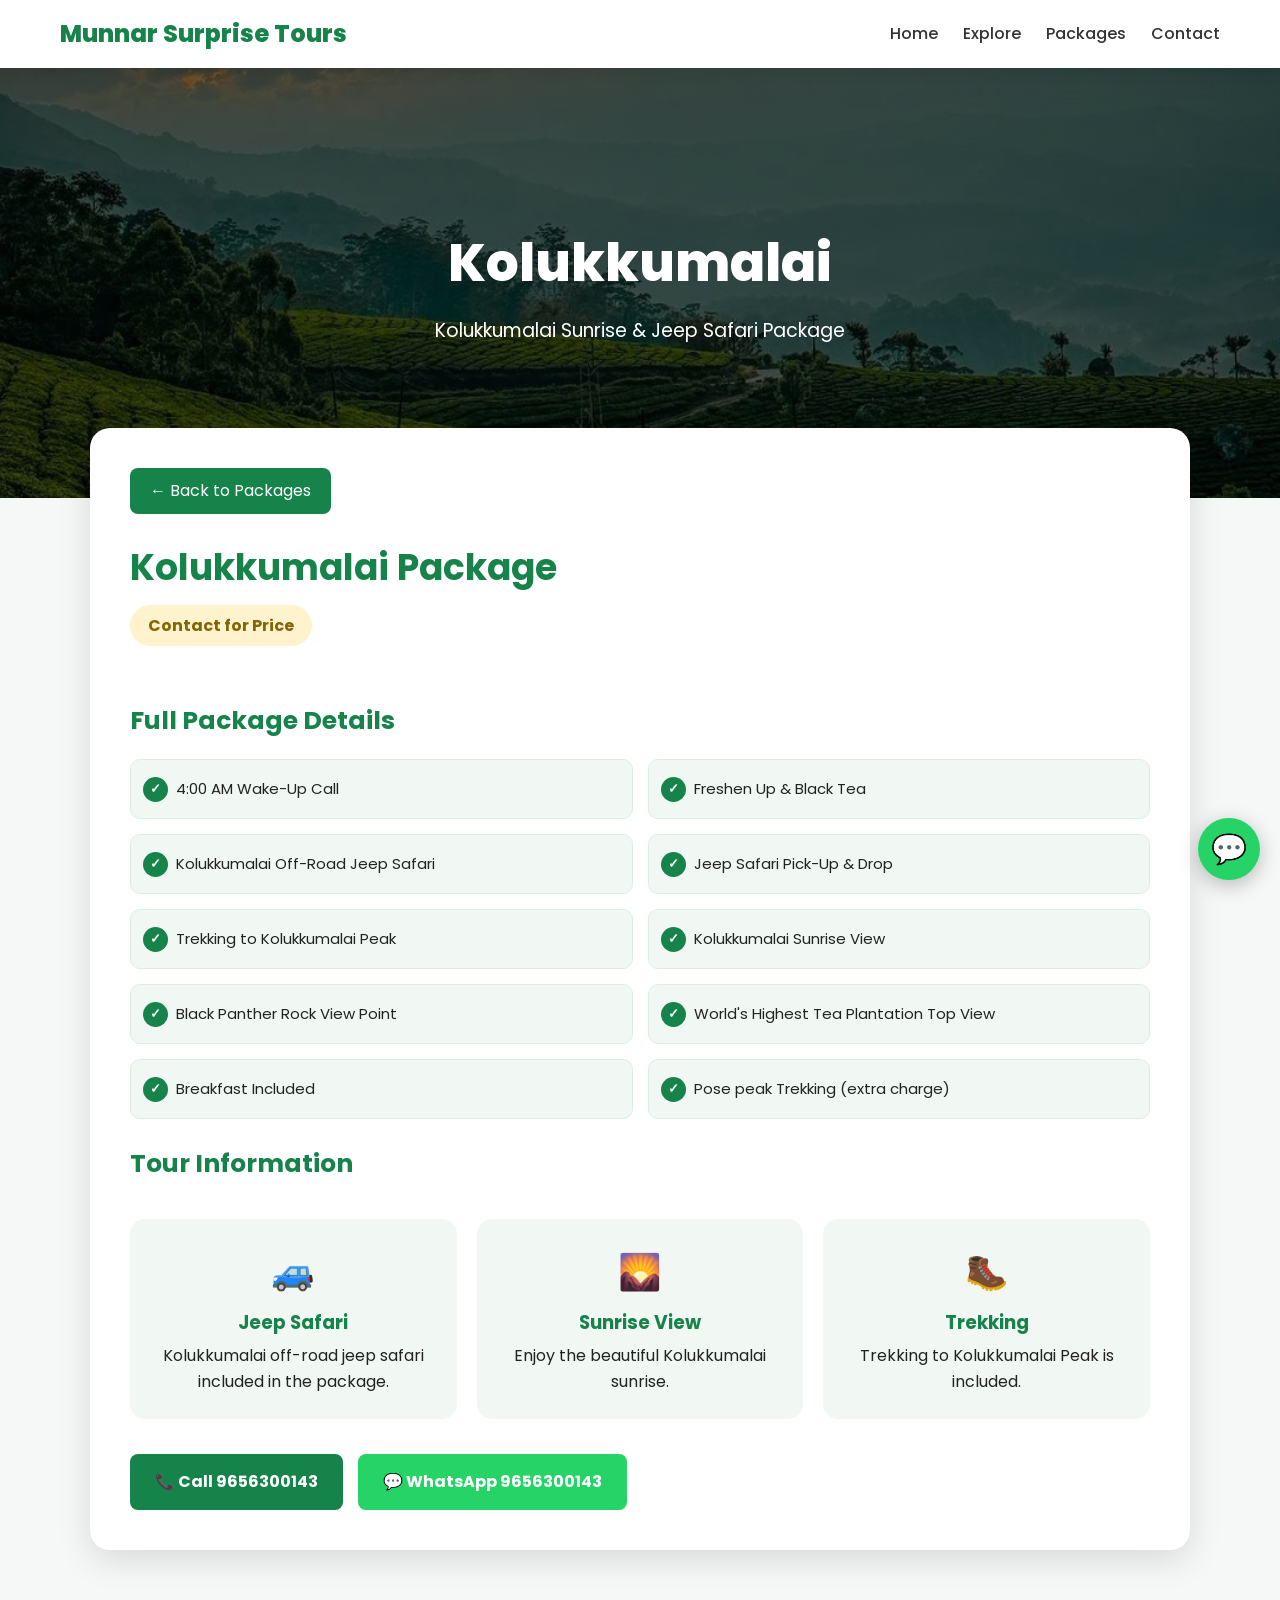
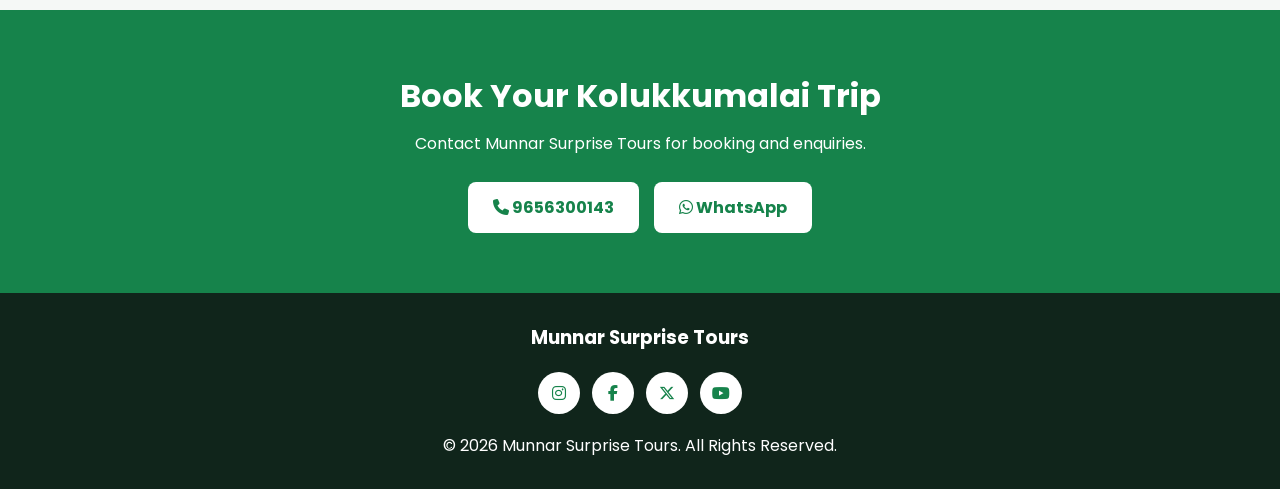
<file: kolukkumalai.html>
<!DOCTYPE html>
<html lang="en">
<head>
    <meta charset="UTF-8">
    <meta name="viewport" content="width=device-width, initial-scale=1.0">

    <title>Kolukkumalai Package | Munnar Surprise Tours</title>

    <!-- Google Font -->
    <link rel="preconnect" href="https://fonts.googleapis.com">
    <link rel="preconnect" href="https://fonts.gstatic.com" crossorigin>

    <link
        href="https://fonts.googleapis.com/css2?family=Poppins:wght@400;500;600;700;800&display=swap"
        rel="stylesheet"
>

<!-- Font Awesome -->
<link
    rel="stylesheet"
    href="https://cdnjs.cloudflare.com/ajax/libs/font-awesome/6.5.2/css/all.min.css"
>

    <style>

        * {
            margin: 0;
            padding: 0;
            box-sizing: border-box;
        }

        html {
            scroll-behavior: smooth;
        }

        body {
            font-family: "Poppins", sans-serif;
            background: #f5f8f6;
            color: #222;
            line-height: 1.6;
        }

        /* =========================
           NAVBAR
        ========================= */

        .navbar {
            width: 100%;
            background: white;
            position: sticky;
            top: 0;
            z-index: 1000;
            box-shadow: 0 3px 15px rgba(0,0,0,.12);
        }

        .nav-container {
            max-width: 1200px;
            margin: auto;
            padding: 15px 20px;

            display: flex;
            align-items: center;
            justify-content: space-between;
        }

        .logo {
            color: #16834b;
            font-size: 24px;
            font-weight: 800;
            text-decoration: none;
        }

        .nav-links {
            display: flex;
            gap: 25px;
            list-style: none;
        }

        .nav-links a {
            color: #333;
            text-decoration: none;
            font-weight: 500;
        }

        .nav-links a:hover {
            color: #16834b;
        }

        /* =========================
           HERO
        ========================= */

        .hero {
            min-height: 430px;

            background:
                linear-gradient(
                    rgba(0,0,0,.55),
                    rgba(0,0,0,.55)
                ),
                url("./assets/back.jpeg");
                

            background-size: cover;
            background-position: center;

            display: flex;
            align-items: center;
            justify-content: center;

            text-align: center;
            color: white;
            padding: 30px 20px;
        }

        .hero-content h1 {
            font-size: 52px;
            font-weight: 800;
            margin-bottom: 12px;
        }

        .hero-content p {
            font-size: 19px;
        }

        /* =========================
           MAIN
        ========================= */

        .container {
            width: 90%;
            max-width: 1100px;
            margin: auto;
        }

        .package-card {
            background: white;
            margin-top: -70px;
            margin-bottom: 60px;

            position: relative;
            z-index: 10;

            padding: 40px;
            border-radius: 20px;

            box-shadow: 0 10px 35px rgba(0,0,0,.12);
        }

        /* =========================
           BACK BUTTON
        ========================= */

        .back-button {
            display: inline-block;
            padding: 10px 20px;
            margin-bottom: 25px;

            background: #16834b;
            color: white;

            border-radius: 8px;
            text-decoration: none;
            transition: .3s;
        }

        .back-button:hover {
            background: #0d6338;
            transform: translateY(-2px);
        }

        /* =========================
           TITLE
        ========================= */

        .package-card h2 {
            color: #16834b;
            font-size: 36px;
            margin-bottom: 8px;
        }

        .package-price {
            display: inline-block;

            background: #fff3cd;
            color: #856404;

            padding: 8px 18px;
            border-radius: 30px;

            font-weight: 700;
            margin-bottom: 30px;
        }

        /* =========================
           SECTION TITLE
        ========================= */

        .section-title {
            color: #16834b;
            font-size: 25px;

            margin-top: 25px;
            margin-bottom: 18px;
        }

        /* =========================
           PACKAGE DETAILS
        ========================= */

        .details-list {
            display: grid;
            grid-template-columns: repeat(2,1fr);

            gap: 15px;
            list-style: none;
        }

        .details-list li {
            background: #f1f8f4;
            border: 1px solid #dceee3;

            border-radius: 10px;
            padding: 15px 15px 15px 45px;

            position: relative;
            min-height: 60px;

            display: flex;
            align-items: center;

            font-size: 15px;
        }

        .details-list li::before {
            content: "✓";

            position: absolute;
            left: 12px;

            width: 25px;
            height: 25px;

            background: #16834b;
            color: white;

            border-radius: 50%;

            display: flex;
            align-items: center;
            justify-content: center;

            font-weight: 700;
            font-size: 13px;
        }

        /* =========================
           INFO BOXES
        ========================= */

        .info-grid {
            display: grid;
            grid-template-columns: repeat(3,1fr);

            gap: 20px;
            margin-top: 35px;
        }

        .info-box {
            background: #f1f8f4;
            border-radius: 15px;

            padding: 25px;
            text-align: center;

            transition: .3s;
        }

        .info-box:hover {
            transform: translateY(-5px);
            box-shadow: 0 10px 25px rgba(0,0,0,.08);
        }

        .info-icon {
            font-size: 35px;
            margin-bottom: 8px;
        }

        .info-box h3 {
            color: #16834b;
            margin-bottom: 5px;
        }

        /* =========================
           CONTACT BUTTONS
        ========================= */

        .contact-buttons {
            display: flex;
            gap: 15px;
            flex-wrap: wrap;

            margin-top: 35px;
        }

        .contact-btn {
            display: inline-flex;

            align-items: center;
            justify-content: center;
            gap: 8px;

            padding: 15px 25px;

            border-radius: 8px;
            text-decoration: none;

            font-weight: 700;

            transition: .3s;
        }

        /* PHONE */

        .phone-btn {
            background: #16834b;
            color: white;
        }

        .phone-btn:hover {
            background: #0d6338;
            transform: translateY(-2px);
        }

        /* WHATSAPP */

        .whatsapp-btn {
            background: #25D366;
            color: white;
        }

        .whatsapp-btn:hover {
            background: #1da851;
            transform: translateY(-2px);
        }

        /* =========================
           CONTACT SECTION
        ========================= */

        .contact-section {
            background: #16834b;
            color: white;

            text-align: center;
            padding: 60px 20px;
        }

        .contact-section h2 {
            font-size: 32px;
            margin-bottom: 10px;
        }

        .contact-section p {
            margin-bottom: 25px;
        }

        .contact-section-buttons {
            display: flex;
            justify-content: center;

            gap: 15px;
            flex-wrap: wrap;
        }

        .contact-section-buttons a {
            background: white;
            color: #16834b;

            padding: 13px 25px;

            border-radius: 8px;
            text-decoration: none;

            font-weight: 700;

            transition: .3s;
        }

        .contact-section-buttons a:hover {
            transform: translateY(-3px);
        }

        /* =========================
           FOOTER
        ========================= */

        footer {
            background: #10251b;
            color: white;

            text-align: center;
            padding: 30px 20px;
        }

        footer h3 {
            margin-bottom: 15px;
        }

        .social-icons {
            margin: 15px 0;
        }

        .social-icons a {
            display: inline-flex;

            align-items: center;
            justify-content: center;

            width: 42px;
            height: 42px;

            background: white;
            color: #16834b;

            border-radius: 50%;
            margin: 4px;

            text-decoration: none;
            font-weight: 700;
        }

        .social-icons a:hover {
            background: #16834b;
            color: white;
        }

        /* =========================
           FLOATING WHATSAPP
        ========================= */

        .whatsapp-float {
            position: fixed;

            right: 20px;
            bottom: 20px;

            width: 62px;
            height: 62px;

            background: #25D366;
            color: white;

            border-radius: 50%;

            display: flex;
            align-items: center;
            justify-content: center;

            font-size: 29px;

            text-decoration: none;

            box-shadow: 0 5px 20px rgba(0,0,0,.25);

            z-index: 9999;

            transition: .3s;
        }

        .whatsapp-float:hover {
            transform: scale(1.1);
        }

        /* =========================
           RESPONSIVE
        ========================= */

        @media(max-width:768px) {

            .nav-container {
                flex-direction: column;
                gap: 10px;
            }

            .nav-links {
                gap: 12px;
                flex-wrap: wrap;
                justify-content: center;
            }

            .nav-links a {
                font-size: 13px;
            }

            .hero {
                min-height: 330px;
            }

            .hero-content h1 {
                font-size: 35px;
            }

            .package-card {
                width: 94%;
                padding: 25px 18px;
                margin-top: -45px;
            }

            .package-card h2 {
                font-size: 28px;
            }

            .info-grid {
                grid-template-columns: 1fr;
            }

            .contact-buttons {
                flex-direction: column;
            }

            .contact-btn {
                width: 100%;
            }
        }

        @media(max-width:600px) {

            /* Two package detail columns on mobile */
            .details-list {
                grid-template-columns: repeat(2,1fr);
                gap: 8px;
            }

            .details-list li {
                padding: 12px 6px 12px 34px;
                font-size: 12px;
                line-height: 1.4;
            }

            .details-list li::before {
                left: 6px;
                width: 21px;
                height: 21px;
                font-size: 11px;
            }

            .hero-content h1 {
                font-size: 28px;
            }

            .hero-content p {
                font-size: 14px;
            }

            .package-card h2 {
                font-size: 24px;
            }

            .section-title {
                font-size: 21px;
            }

            .whatsapp-float {
                width: 55px;
                height: 55px;

                right: 15px;
                bottom: 15px;

                font-size: 25px;
            }
        }

    </style>
</head>

<body>

<!-- =========================
     NAVBAR
========================= -->

<header class="navbar">

    <div class="nav-container">

        <a href="index.html" class="logo">
            Munnar Surprise Tours
        </a>

        <ul class="nav-links">

            <li>
                <a href="index.html">Home</a>
            </li>

            <li>
                <a href="index.html#explore">Explore</a>
            </li>

            <li>
                <a href="index.html#packages">Packages</a>
            </li>

            <li>
                <a href="#contact">Contact</a>
            </li>

        </ul>

    </div>

</header>


<!-- =========================
     HERO
========================= -->

<section class="hero">

    <div class="hero-content">

        <h1>Kolukkumalai</h1>

        <p>
            Kolukkumalai Sunrise & Jeep Safari Package
        </p>

    </div>

</section>


<!-- =========================
     PACKAGE DETAILS
========================= -->

<main class="container">

    <div class="package-card">

        <a
            href="index.html#packages"
            class="back-button"
        >
            ← Back to Packages
        </a>

        <h2>
            Kolukkumalai Package
        </h2>

        <span class="package-price">
            Contact for Price
        </span>


        <h3 class="section-title">
            Full Package Details
        </h3>


        <ul class="details-list">

            <li>4:00 AM Wake-Up Call</li>

            <li>Freshen Up & Black Tea</li>

            <li>Kolukkumalai Off-Road Jeep Safari</li>

            <li>Jeep Safari Pick-Up & Drop</li>

            <li>Trekking to Kolukkumalai Peak</li>

            <li>Kolukkumalai Sunrise View</li>

            <li>Black Panther Rock View Point</li>

            <li>World's Highest Tea Plantation Top View</li>

            <li>Breakfast Included</li>

            <li>Pose peak Trekking (extra charge)</li>

        </ul>


        <!-- TOUR INFORMATION -->

        <h3 class="section-title">
            Tour Information
        </h3>

        <div class="info-grid">

            <div class="info-box">

                <div class="info-icon">
                    🚙
                </div>

                <h3>Jeep Safari</h3>

                <p>
                    Kolukkumalai off-road jeep safari
                    included in the package.
                </p>

            </div>


            <div class="info-box">

                <div class="info-icon">
                    🌄
                </div>

                <h3>Sunrise View</h3>

                <p>
                    Enjoy the beautiful
                    Kolukkumalai sunrise.
                </p>

            </div>


            <div class="info-box">

                <div class="info-icon">
                    🥾
                </div>

                <h3>Trekking</h3>

                <p>
                    Trekking to Kolukkumalai Peak
                    is included.
                </p>

            </div>

        </div>


        <!-- PHONE + WHATSAPP -->

        <div class="contact-buttons">

            <!-- PHONE -->

            <a
                href="tel:+919656300143"
                class="contact-btn phone-btn"
            >
                📞 Call 9656300143
            </a>


            <!-- WHATSAPP -->

            <a
                href="#"
                id="whatsappButton"
                class="contact-btn whatsapp-btn"
                target="_blank"
                rel="noopener"
            >
                💬 WhatsApp 9656300143
            </a>

        </div>

    </div>

</main>


<!-- =========================
     CONTACT
========================= -->

<section
    class="contact-section"
    id="contact"
>

    <h2>
        Book Your Kolukkumalai Trip
    </h2>

    <p>
        Contact Munnar Surprise Tours
        for booking and enquiries.
    </p>

    <div class="contact-section-buttons">

        <!-- Phone -->
<a href="tel:+919656300143" class="phone-btn">
    <i class="fa-solid fa-phone"></i>
    9656300143
</a>

<!-- WhatsApp -->
<a href="https://wa.me/919656300143"
   class="whatsapp-btn"
   target="_blank">
    <i class="fa-brands fa-whatsapp"></i>
    WhatsApp
</a>

    </div>

</section>


<!-- =========================
     FOOTER
========================= -->

<footer>

    <h3>
        Munnar Surprise Tours
    </h3>

    <div class="social-icons">

      <div class="social-icons">

    <a
       href="https://www.instagram.com/surprise_tours_munnar?stkn=MzdlbXg1bXpubDJx"
        target="_blank"
        rel="noopener"
        aria-label="Instagram"
    >
        <i class="fa-brands fa-instagram"></i>
    </a>

    <a
        href="https://www.facebook.com/"
        target="_blank"
        rel="noopener"
        aria-label="Facebook"
    >
        <i class="fa-brands fa-facebook-f"></i>
    </a>

    <a
        href="https://twitter.com/"
        target="_blank"
        rel="noopener"
        aria-label="Twitter"
    >
        <i class="fa-brands fa-x-twitter"></i>
    </a>

    <a
        href="https://www.youtube.com/"
        target="_blank"
        rel="noopener"
        aria-label="YouTube"
    >
        <i class="fa-brands fa-youtube"></i>
    </a>

</div>

    </div>

  

    <p>
        © 2026 Munnar Surprise Tours.
        All Rights Reserved.
    </p>

</footer>


<!-- =========================
     FLOATING WHATSAPP
========================= -->

<a
    href="#"
    id="floatingWhatsapp"
    target="_blank"
    rel="noopener"
    class="whatsapp-float"
    aria-label="Chat with Munnar Surprise Tours on WhatsApp"
>
    💬
</a>


<!-- =========================
     JAVASCRIPT
========================= -->

<script>

    /* =================================
       MUNNAR SURPRISE TOURS
       PHONE + WHATSAPP
    ================================= */

    const phoneNumber = "919656300143";
    const displayNumber = "9656300143";

    const packageName = "Kolukkumalai";


    /* WhatsApp message */

    const whatsappMessage =
`Hello Munnar Surprise Tours,

I am interested in the ${packageName} package.

Please send me:

• Package price
• Availability
• Booking details
• Pickup details
• Tour timing

My contact number is ${displayNumber}.

Thank you.`;


    /* Create WhatsApp URL */

    const whatsappURL =
        "https://wa.me/" +
        phoneNumber +
        "?text=" +
        encodeURIComponent(whatsappMessage);


    /* Connect WhatsApp buttons */

    document.getElementById("whatsappButton").href =
        whatsappURL;

    document.getElementById("contactWhatsapp").href =
        whatsappURL;

    document.getElementById("floatingWhatsapp").href =
        whatsappURL;


    /* Make sure phone links use the correct number */

    document.querySelectorAll(
        'a[href^="tel:"]'
    ).forEach(function(button) {

        button.href = "tel:+" + phoneNumber;

    });

</script>

</body>
</html>
</file>
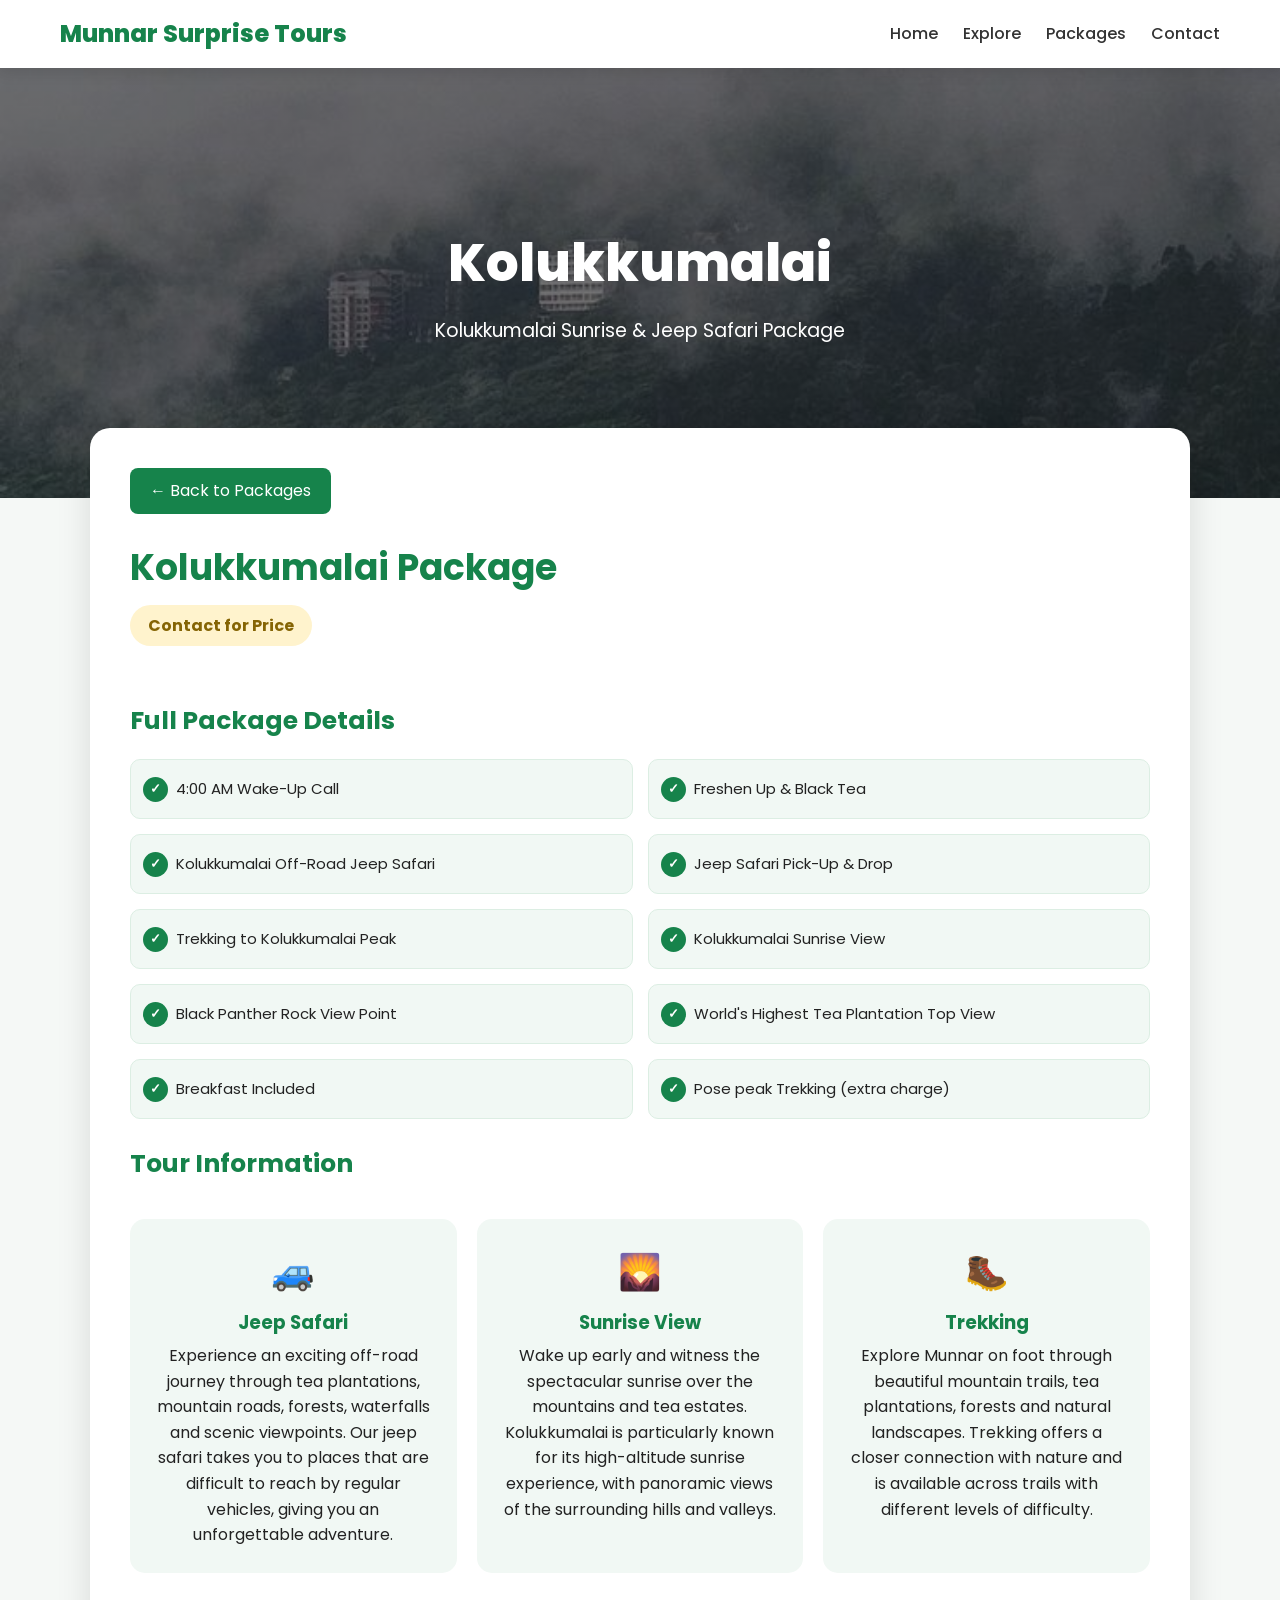
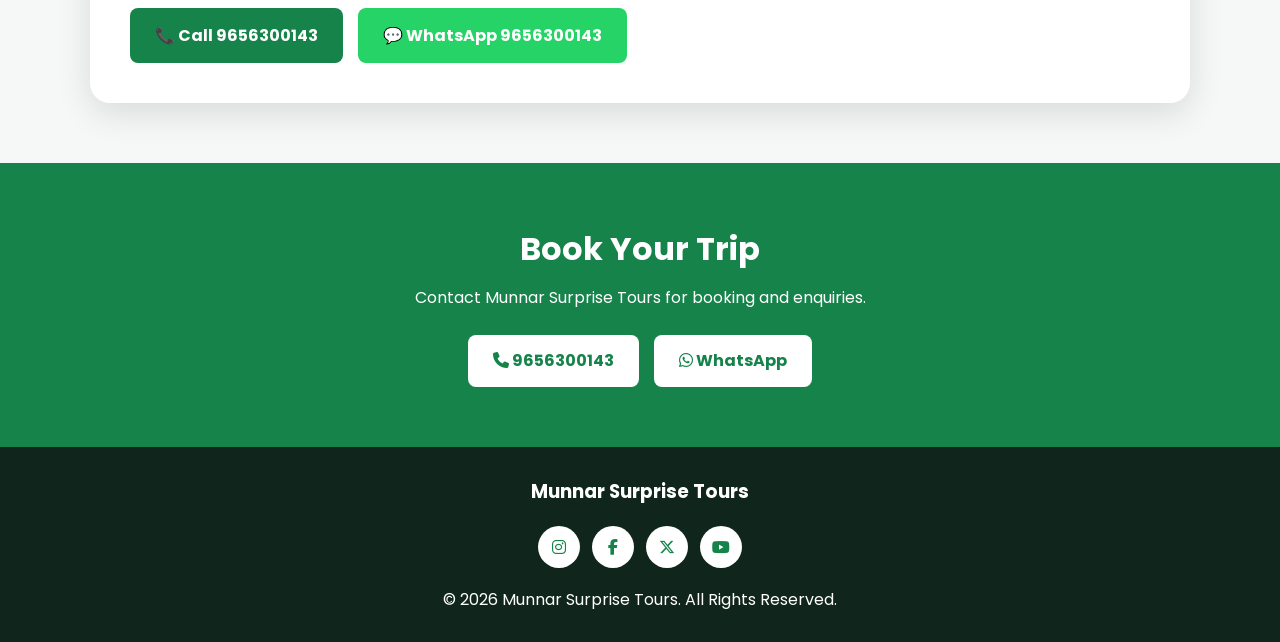
<file: local sightseen.html>
<!DOCTYPE html>
<html lang="en">
<head>
    <meta charset="UTF-8">
    <meta name="viewport" content="width=device-width, initial-scale=1.0">

    <title>Kolukkumalai Package | Munnar Surprise Tours</title>

    <!-- Google Font -->
    <link rel="preconnect" href="https://fonts.googleapis.com">
    <link rel="preconnect" href="https://fonts.gstatic.com" crossorigin>

    <link
        href="https://fonts.googleapis.com/css2?family=Poppins:wght@400;500;600;700;800&display=swap"
        rel="stylesheet"
>

<!-- Font Awesome -->
<link
    rel="stylesheet"
    href="https://cdnjs.cloudflare.com/ajax/libs/font-awesome/6.5.2/css/all.min.css"
>

    <style>

        * {
            margin: 0;
            padding: 0;
            box-sizing: border-box;
        }

        html {
            scroll-behavior: smooth;
        }

        body {
            font-family: "Poppins", sans-serif;
            background: #f5f8f6;
            color: #222;
            line-height: 1.6;
        }

        /* =========================
           NAVBAR
        ========================= */

        .navbar {
            width: 100%;
            background: white;
            position: sticky;
            top: 0;
            z-index: 1000;
            box-shadow: 0 3px 15px rgba(0,0,0,.12);
        }

        .nav-container {
            max-width: 1200px;
            margin: auto;
            padding: 15px 20px;

            display: flex;
            align-items: center;
            justify-content: space-between;
        }

        .logo {
            color: #16834b;
            font-size: 24px;
            font-weight: 800;
            text-decoration: none;
        }

        .nav-links {
            display: flex;
            gap: 25px;
            list-style: none;
        }

        .nav-links a {
            color: #333;
            text-decoration: none;
            font-weight: 500;
        }

        .nav-links a:hover {
            color: #16834b;
        }

        /* =========================
           HERO
        ========================= */

        .hero {
            min-height: 430px;

            background:
                linear-gradient(
                    rgba(0,0,0,.55),
                    rgba(0,0,0,.55)
                ),
                url("./assets/munnar\ sight.jpeg");

            background-size: cover;
            background-position: center;

            display: flex;
            align-items: center;
            justify-content: center;

            text-align: center;
            color: white;
            padding: 30px 20px;
        }

        .hero-content h1 {
            font-size: 52px;
            font-weight: 800;
            margin-bottom: 12px;
        }

        .hero-content p {
            font-size: 19px;
        }

        /* =========================
           MAIN
        ========================= */

        .container {
            width: 90%;
            max-width: 1100px;
            margin: auto;
        }

        .package-card {
            background: white;
            margin-top: -70px;
            margin-bottom: 60px;

            position: relative;
            z-index: 10;

            padding: 40px;
            border-radius: 20px;

            box-shadow: 0 10px 35px rgba(0,0,0,.12);
        }

        /* =========================
           BACK BUTTON
        ========================= */

        .back-button {
            display: inline-block;
            padding: 10px 20px;
            margin-bottom: 25px;

            background: #16834b;
            color: white;

            border-radius: 8px;
            text-decoration: none;
            transition: .3s;
        }

        .back-button:hover {
            background: #0d6338;
            transform: translateY(-2px);
        }

        /* =========================
           TITLE
        ========================= */

        .package-card h2 {
            color: #16834b;
            font-size: 36px;
            margin-bottom: 8px;
        }

        .package-price {
            display: inline-block;

            background: #fff3cd;
            color: #856404;

            padding: 8px 18px;
            border-radius: 30px;

            font-weight: 700;
            margin-bottom: 30px;
        }

        /* =========================
           SECTION TITLE
        ========================= */

        .section-title {
            color: #16834b;
            font-size: 25px;

            margin-top: 25px;
            margin-bottom: 18px;
        }

        /* =========================
           PACKAGE DETAILS
        ========================= */

        .details-list {
            display: grid;
            grid-template-columns: repeat(2,1fr);

            gap: 15px;
            list-style: none;
        }

        .details-list li {
            background: #f1f8f4;
            border: 1px solid #dceee3;

            border-radius: 10px;
            padding: 15px 15px 15px 45px;

            position: relative;
            min-height: 60px;

            display: flex;
            align-items: center;

            font-size: 15px;
        }

        .details-list li::before {
            content: "✓";

            position: absolute;
            left: 12px;

            width: 25px;
            height: 25px;

            background: #16834b;
            color: white;

            border-radius: 50%;

            display: flex;
            align-items: center;
            justify-content: center;

            font-weight: 700;
            font-size: 13px;
        }

        /* =========================
           INFO BOXES
        ========================= */

        .info-grid {
            display: grid;
            grid-template-columns: repeat(3,1fr);

            gap: 20px;
            margin-top: 35px;
        }

        .info-box {
            background: #f1f8f4;
            border-radius: 15px;

            padding: 25px;
            text-align: center;

            transition: .3s;
        }

        .info-box:hover {
            transform: translateY(-5px);
            box-shadow: 0 10px 25px rgba(0,0,0,.08);
        }

        .info-icon {
            font-size: 35px;
            margin-bottom: 8px;
        }

        .info-box h3 {
            color: #16834b;
            margin-bottom: 5px;
        }

        /* =========================
           CONTACT BUTTONS
        ========================= */

        .contact-buttons {
            display: flex;
            gap: 15px;
            flex-wrap: wrap;

            margin-top: 35px;
        }

        .contact-btn {
            display: inline-flex;

            align-items: center;
            justify-content: center;
            gap: 8px;

            padding: 15px 25px;

            border-radius: 8px;
            text-decoration: none;

            font-weight: 700;

            transition: .3s;
        }

        /* PHONE */

        .phone-btn {
            background: #16834b;
            color: white;
        }

        .phone-btn:hover {
            background: #0d6338;
            transform: translateY(-2px);
        }

        /* WHATSAPP */

        .whatsapp-btn {
            background: #25D366;
            color: white;
        }

        .whatsapp-btn:hover {
            background: #1da851;
            transform: translateY(-2px);
        }

        /* =========================
           CONTACT SECTION
        ========================= */

        .contact-section {
            background: #16834b;
            color: white;

            text-align: center;
            padding: 60px 20px;
        }

        .contact-section h2 {
            font-size: 32px;
            margin-bottom: 10px;
        }

        .contact-section p {
            margin-bottom: 25px;
        }

        .contact-section-buttons {
            display: flex;
            justify-content: center;

            gap: 15px;
            flex-wrap: wrap;
        }

        .contact-section-buttons a {
            background: white;
            color: #16834b;

            padding: 13px 25px;

            border-radius: 8px;
            text-decoration: none;

            font-weight: 700;

            transition: .3s;
        }

        .contact-section-buttons a:hover {
            transform: translateY(-3px);
        }

        /* =========================
           FOOTER
        ========================= */

        footer {
            background: #10251b;
            color: white;

            text-align: center;
            padding: 30px 20px;
        }

        footer h3 {
            margin-bottom: 15px;
        }

        .social-icons {
            margin: 15px 0;
        }

        .social-icons a {
            display: inline-flex;

            align-items: center;
            justify-content: center;

            width: 42px;
            height: 42px;

            background: white;
            color: #16834b;

            border-radius: 50%;
            margin: 4px;

            text-decoration: none;
            font-weight: 700;
        }

        .social-icons a:hover {
            background: #16834b;
            color: white;
        }

        /* =========================
           FLOATING WHATSAPP
        ========================= */

        .whatsapp-float {
            position: fixed;

            right: 20px;
            bottom: 20px;

            width: 62px;
            height: 62px;

            background: #25D366;
            color: white;

            border-radius: 50%;

            display: flex;
            align-items: center;
            justify-content: center;

            font-size: 29px;

            text-decoration: none;

            box-shadow: 0 5px 20px rgba(0,0,0,.25);

            z-index: 9999;

            transition: .3s;
        }

        .whatsapp-float:hover {
            transform: scale(1.1);
        }

        /* =========================
           RESPONSIVE
        ========================= */

        @media(max-width:768px) {

            .nav-container {
                flex-direction: column;
                gap: 10px;
            }

            .nav-links {
                gap: 12px;
                flex-wrap: wrap;
                justify-content: center;
            }

            .nav-links a {
                font-size: 13px;
            }

            .hero {
                min-height: 330px;
            }

            .hero-content h1 {
                font-size: 35px;
            }

            .package-card {
                width: 94%;
                padding: 25px 18px;
                margin-top: -45px;
            }

            .package-card h2 {
                font-size: 28px;
            }

            .info-grid {
                grid-template-columns: 1fr;
            }

            .contact-buttons {
                flex-direction: column;
            }

            .contact-btn {
                width: 100%;
            }
        }

        @media(max-width:600px) {

            /* Two package detail columns on mobile */
            .details-list {
                grid-template-columns: repeat(2,1fr);
                gap: 8px;
            }

            .details-list li {
                padding: 12px 6px 12px 34px;
                font-size: 12px;
                line-height: 1.4;
            }

            .details-list li::before {
                left: 6px;
                width: 21px;
                height: 21px;
                font-size: 11px;
            }

            .hero-content h1 {
                font-size: 28px;
            }

            .hero-content p {
                font-size: 14px;
            }

            .package-card h2 {
                font-size: 24px;
            }

            .section-title {
                font-size: 21px;
            }

            .whatsapp-float {
                width: 55px;
                height: 55px;

                right: 15px;
                bottom: 15px;

                font-size: 25px;
            }
        }

    </style>
</head>

<body>

<!-- =========================
     NAVBAR
========================= -->

<header class="navbar">

    <div class="nav-container">

        <a href="index.html" class="logo">
            Munnar Surprise Tours
        </a>

        <ul class="nav-links">

            <li>
                <a href="index.html">Home</a>
            </li>

            <li>
                <a href="index.html#explore">Explore</a>
            </li>

            <li>
                <a href="index.html#packages">Packages</a>
            </li>

            <li>
                <a href="#contact">Contact</a>
            </li>

        </ul>

    </div>

</header>


<!-- =========================
     HERO
========================= -->

<section class="hero">

    <div class="hero-content">

        <h1>Kolukkumalai</h1>

        <p>
            Kolukkumalai Sunrise & Jeep Safari Package
        </p>

    </div>

</section>


<!-- =========================
     PACKAGE DETAILS
========================= -->

<main class="container">

    <div class="package-card">

        <a
            href="index.html#packages"
            class="back-button"
        >
            ← Back to Packages
        </a>

        <h2>
            Kolukkumalai Package
        </h2>

        <span class="package-price">
            Contact for Price
        </span>


        <h3 class="section-title">
            Full Package Details
        </h3>


        <ul class="details-list">

            <li>4:00 AM Wake-Up Call</li>

            <li>Freshen Up & Black Tea</li>

            <li>Kolukkumalai Off-Road Jeep Safari</li>

            <li>Jeep Safari Pick-Up & Drop</li>

            <li>Trekking to Kolukkumalai Peak</li>

            <li>Kolukkumalai Sunrise View</li>

            <li>Black Panther Rock View Point</li>

            <li>World's Highest Tea Plantation Top View</li>

            <li>Breakfast Included</li>

            <li>Pose peak Trekking (extra charge)</li>

        </ul>


        <!-- TOUR INFORMATION -->

        <h3 class="section-title">
            Tour Information
        </h3>

        <div class="info-grid">

            <div class="info-box">

                <div class="info-icon">
                    🚙
                </div>

                <h3>Jeep Safari</h3>

                <p>
                  Experience an exciting off-road journey through tea plantations, mountain roads, forests, waterfalls and scenic viewpoints. Our jeep safari takes you to places that are difficult to reach by regular vehicles, giving you an unforgettable adventure.
                </p>

            </div>


            <div class="info-box">

                <div class="info-icon">
                    🌄
                </div>

                <h3>Sunrise View</h3>

                <p>
                  Wake up early and witness the spectacular sunrise over the mountains and tea estates. Kolukkumalai is particularly known for its high-altitude sunrise experience, with panoramic views of the surrounding hills and valleys.
                </p>

            </div>


            <div class="info-box">

                <div class="info-icon">
                    🥾
                </div>

                <h3>Trekking</h3>

                <p>
                    Explore Munnar on foot through beautiful mountain trails, tea plantations, forests and natural landscapes. Trekking offers a closer connection with nature and is available across trails with different levels of difficulty.
                </p>

            </div>

        </div>


        <!-- PHONE + WHATSAPP -->

        <div class="contact-buttons">

            <!-- PHONE -->

            <a
                href="tel:+919656300143"
                class="contact-btn phone-btn"
            >
                📞 Call 9656300143
            </a>


            <!-- WHATSAPP -->

            <a
                href="#"
                id="whatsappButton"
                class="contact-btn whatsapp-btn"
                target="_blank"
                rel="noopener"
            >
                💬 WhatsApp 9656300143
            </a>

        </div>

    </div>

</main>


<!-- =========================
     CONTACT
========================= -->

<section
    class="contact-section"
    id="contact"
>

    <h2>
        Book Your Trip
    </h2>

    <p>
        Contact Munnar Surprise Tours
        for booking and enquiries.
    </p>

    <div class="contact-section-buttons">

        <!-- Phone -->
<a href="tel:+919656300143" class="phone-btn">
    <i class="fa-solid fa-phone"></i>
    9656300143
</a>

<!-- WhatsApp -->
<a href="https://wa.me/919656300143"
   class="whatsapp-btn"
   target="_blank">
    <i class="fa-brands fa-whatsapp"></i>
    WhatsApp
</a>

    </div>

</section>


<!-- =========================
     FOOTER
========================= -->

<footer>

    <h3>
        Munnar Surprise Tours
    </h3>

    <div class="social-icons">

      <div class="social-icons">

    <a
         href="https://www.instagram.com/surprise_tours_munnar?stkn=MzdlbXg1bXpubDJx"
        target="_blank"
        rel="noopener"
        aria-label="Instagram"
    >
        <i class="fa-brands fa-instagram"></i>
    </a>

    <a
        href="https://www.facebook.com/"
        target="_blank"
        rel="noopener"
        aria-label="Facebook"
    >
        <i class="fa-brands fa-facebook-f"></i>
    </a>

    <a
        href="https://twitter.com/"
        target="_blank"
        rel="noopener"
        aria-label="Twitter"
    >
        <i class="fa-brands fa-x-twitter"></i>
    </a>

    <a
        href="https://www.youtube.com/"
        target="_blank"
        rel="noopener"
        aria-label="YouTube"
    >
        <i class="fa-brands fa-youtube"></i>
    </a>

</div>

    </div>

    
    <p>
        © 2026 Munnar Surprise Tours.
        All Rights Reserved.
    </p>

</footer>


<!-- =========================
     FLOATING WHATSAPP
========================= -->



<!-- =========================
     JAVASCRIPT
========================= -->

<script>

    /* =================================
       MUNNAR SURPRISE TOURS
       PHONE + WHATSAPP
    ================================= */

    const phoneNumber = "919656300143";
    const displayNumber = "9656300143";

    const packageName = "Kolukkumalai";


    /* WhatsApp message */

    const whatsappMessage =
`Hello Munnar Surprise Tours,

I am interested in the ${packageName} package.

Please send me:

• Package price
• Availability
• Booking details
• Pickup details
• Tour timing

My contact number is ${displayNumber}.

Thank you.`;


    /* Create WhatsApp URL */

    const whatsappURL =
        "https://wa.me/" +
        phoneNumber +
        "?text=" +
        encodeURIComponent(whatsappMessage);


    /* Connect WhatsApp buttons */

    document.getElementById("whatsappButton").href =
        whatsappURL;

    document.getElementById("contactWhatsapp").href =
        whatsappURL;

    document.getElementById("floatingWhatsapp").href =
        whatsappURL;


    /* Make sure phone links use the correct number */

    document.querySelectorAll(
        'a[href^="tel:"]'
    ).forEach(function(button) {

        button.href = "tel:+" + phoneNumber;

    });

</script>

</body>
</html>
</file>
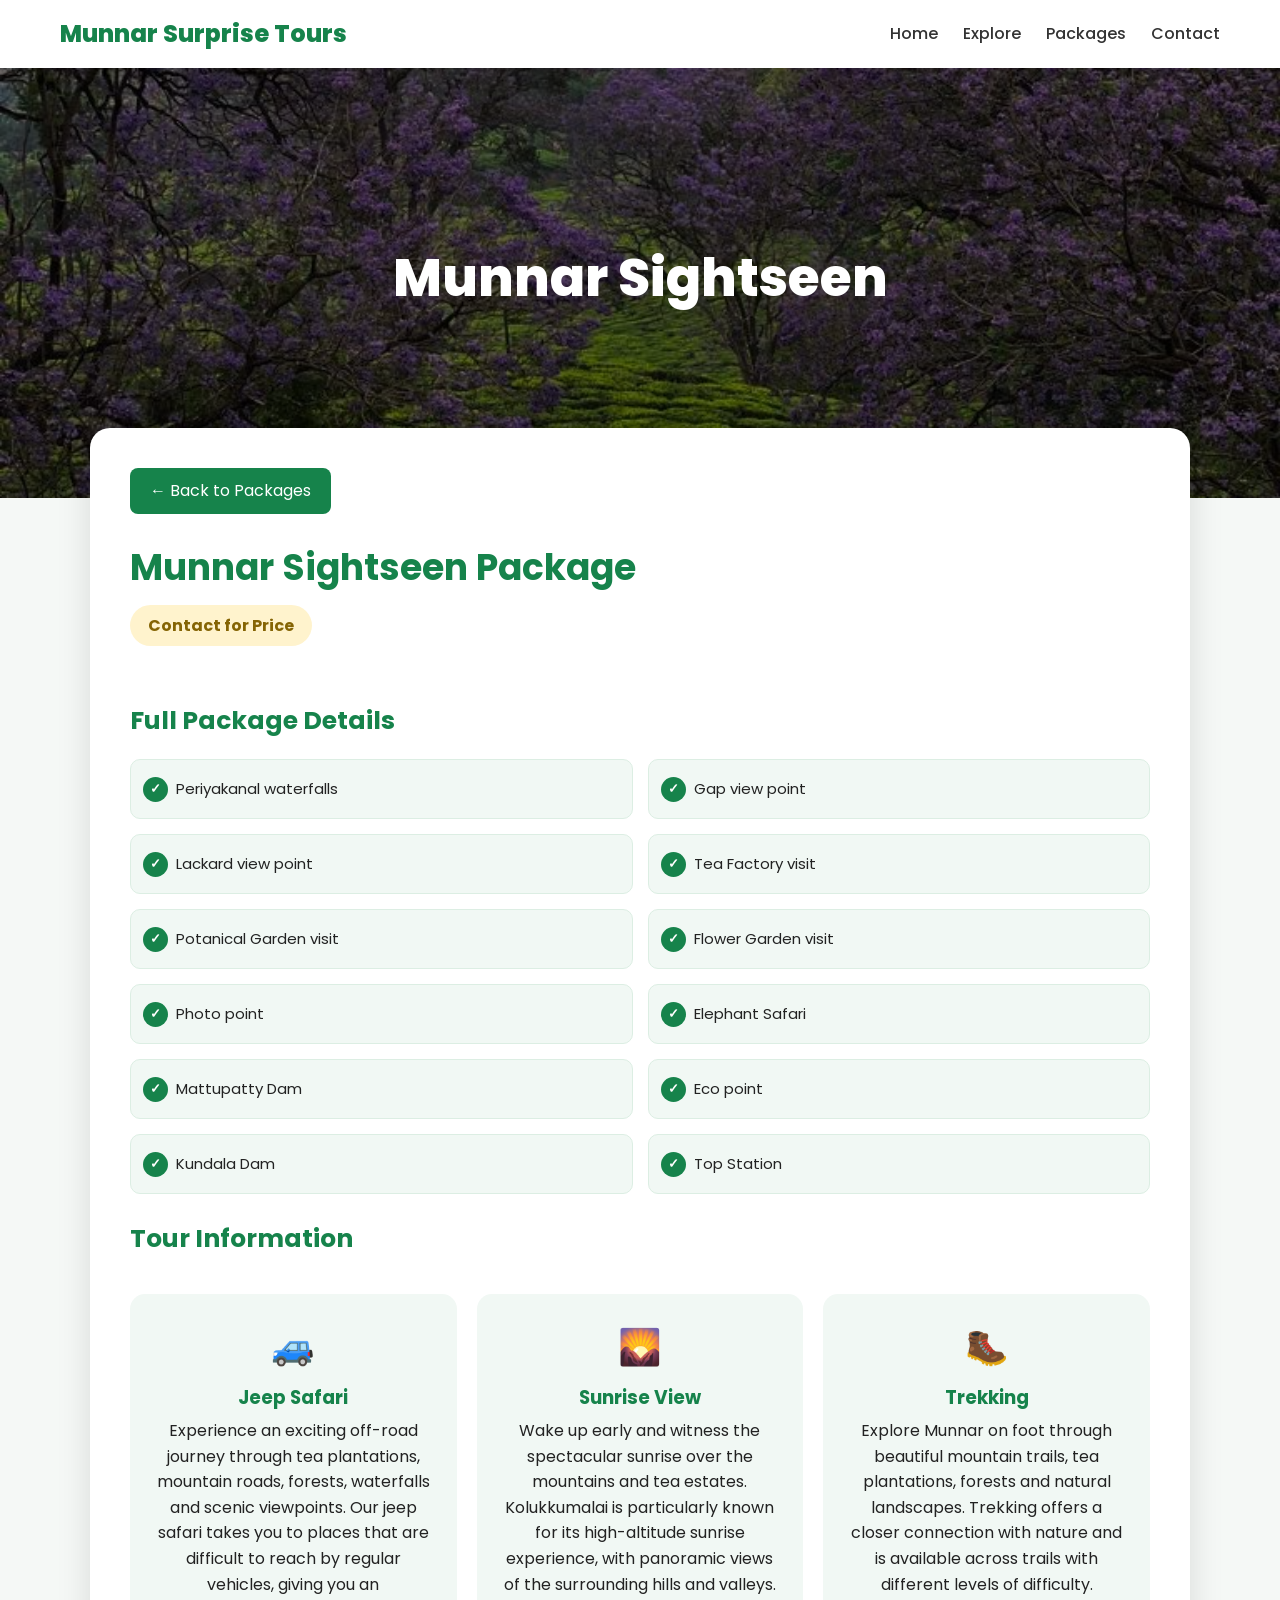
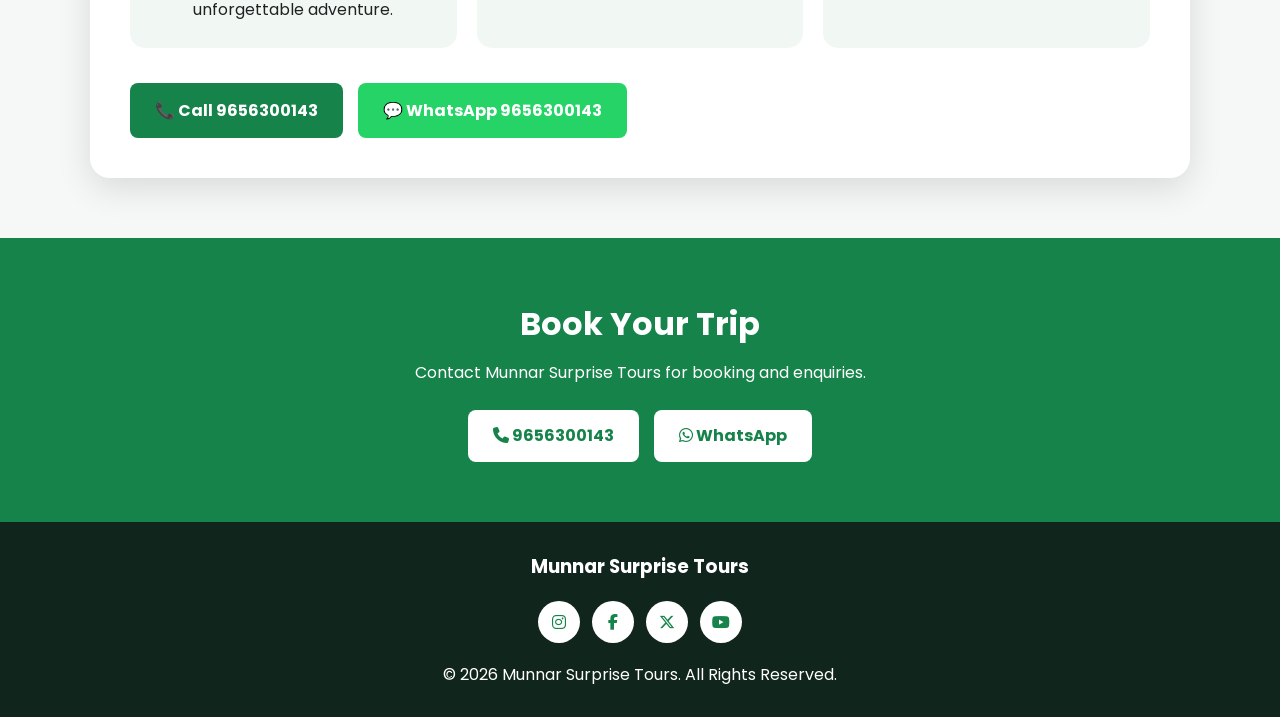
<file: sightseen.html>
<!DOCTYPE html>
<html lang="en">
<head>
    <meta charset="UTF-8">
    <meta name="viewport" content="width=device-width, initial-scale=1.0">

    <title>Kolukkumalai Package | Munnar Surprise Tours</title>

    <!-- Google Font -->
    <link rel="preconnect" href="https://fonts.googleapis.com">
    <link rel="preconnect" href="https://fonts.gstatic.com" crossorigin>

    <link
        href="https://fonts.googleapis.com/css2?family=Poppins:wght@400;500;600;700;800&display=swap"
        rel="stylesheet"
>

<!-- Font Awesome -->
<link
    rel="stylesheet"
    href="https://cdnjs.cloudflare.com/ajax/libs/font-awesome/6.5.2/css/all.min.css"
>

    <style>

        * {
            margin: 0;
            padding: 0;
            box-sizing: border-box;
        }

        html {
            scroll-behavior: smooth;
        }

        body {
            font-family: "Poppins", sans-serif;
            background: #f5f8f6;
            color: #222;
            line-height: 1.6;
        }

        /* =========================
           NAVBAR
        ========================= */

        .navbar {
            width: 100%;
            background: white;
            position: sticky;
            top: 0;
            z-index: 1000;
            box-shadow: 0 3px 15px rgba(0,0,0,.12);
        }

        .nav-container {
            max-width: 1200px;
            margin: auto;
            padding: 15px 20px;

            display: flex;
            align-items: center;
            justify-content: space-between;
        }

        .logo {
            color: #16834b;
            font-size: 24px;
            font-weight: 800;
            text-decoration: none;
        }

        .nav-links {
            display: flex;
            gap: 25px;
            list-style: none;
        }

        .nav-links a {
            color: #333;
            text-decoration: none;
            font-weight: 500;
        }

        .nav-links a:hover {
            color: #16834b;
        }

        /* =========================
           HERO
        ========================= */

        .hero {
            min-height: 430px;

            background:
                linear-gradient(
                    rgba(0,0,0,.55),
                    rgba(0,0,0,.55)
                ),
                url("./assets/munnar\ \(2\).jpeg");

            background-size: cover;
            background-position: center;

            display: flex;
            align-items: center;
            justify-content: center;

            text-align: center;
            color: white;
            padding: 30px 20px;
        }

        .hero-content h1 {
            font-size: 52px;
            font-weight: 800;
            margin-bottom: 12px;
        }

        .hero-content p {
            font-size: 19px;
        }

        /* =========================
           MAIN
        ========================= */

        .container {
            width: 90%;
            max-width: 1100px;
            margin: auto;
        }

        .package-card {
            background: white;
            margin-top: -70px;
            margin-bottom: 60px;

            position: relative;
            z-index: 10;

            padding: 40px;
            border-radius: 20px;

            box-shadow: 0 10px 35px rgba(0,0,0,.12);
        }

        /* =========================
           BACK BUTTON
        ========================= */

        .back-button {
            display: inline-block;
            padding: 10px 20px;
            margin-bottom: 25px;

            background: #16834b;
            color: white;

            border-radius: 8px;
            text-decoration: none;
            transition: .3s;
        }

        .back-button:hover {
            background: #0d6338;
            transform: translateY(-2px);
        }

        /* =========================
           TITLE
        ========================= */

        .package-card h2 {
            color: #16834b;
            font-size: 36px;
            margin-bottom: 8px;
        }

        .package-price {
            display: inline-block;

            background: #fff3cd;
            color: #856404;

            padding: 8px 18px;
            border-radius: 30px;

            font-weight: 700;
            margin-bottom: 30px;
        }

        /* =========================
           SECTION TITLE
        ========================= */

        .section-title {
            color: #16834b;
            font-size: 25px;

            margin-top: 25px;
            margin-bottom: 18px;
        }

        /* =========================
           PACKAGE DETAILS
        ========================= */

        .details-list {
            display: grid;
            grid-template-columns: repeat(2,1fr);

            gap: 15px;
            list-style: none;
        }

        .details-list li {
            background: #f1f8f4;
            border: 1px solid #dceee3;

            border-radius: 10px;
            padding: 15px 15px 15px 45px;

            position: relative;
            min-height: 60px;

            display: flex;
            align-items: center;

            font-size: 15px;
        }

        .details-list li::before {
            content: "✓";

            position: absolute;
            left: 12px;

            width: 25px;
            height: 25px;

            background: #16834b;
            color: white;

            border-radius: 50%;

            display: flex;
            align-items: center;
            justify-content: center;

            font-weight: 700;
            font-size: 13px;
        }

        /* =========================
           INFO BOXES
        ========================= */

        .info-grid {
            display: grid;
            grid-template-columns: repeat(3,1fr);

            gap: 20px;
            margin-top: 35px;
        }

        .info-box {
            background: #f1f8f4;
            border-radius: 15px;

            padding: 25px;
            text-align: center;

            transition: .3s;
        }

        .info-box:hover {
            transform: translateY(-5px);
            box-shadow: 0 10px 25px rgba(0,0,0,.08);
        }

        .info-icon {
            font-size: 35px;
            margin-bottom: 8px;
        }

        .info-box h3 {
            color: #16834b;
            margin-bottom: 5px;
        }

        /* =========================
           CONTACT BUTTONS
        ========================= */

        .contact-buttons {
            display: flex;
            gap: 15px;
            flex-wrap: wrap;

            margin-top: 35px;
        }

        .contact-btn {
            display: inline-flex;

            align-items: center;
            justify-content: center;
            gap: 8px;

            padding: 15px 25px;

            border-radius: 8px;
            text-decoration: none;

            font-weight: 700;

            transition: .3s;
        }

        /* PHONE */

        .phone-btn {
            background: #16834b;
            color: white;
        }

        .phone-btn:hover {
            background: #0d6338;
            transform: translateY(-2px);
        }

        /* WHATSAPP */

        .whatsapp-btn {
            background: #25D366;
            color: white;
        }

        .whatsapp-btn:hover {
            background: #1da851;
            transform: translateY(-2px);
        }

        /* =========================
           CONTACT SECTION
        ========================= */

        .contact-section {
            background: #16834b;
            color: white;

            text-align: center;
            padding: 60px 20px;
        }

        .contact-section h2 {
            font-size: 32px;
            margin-bottom: 10px;
        }

        .contact-section p {
            margin-bottom: 25px;
        }

        .contact-section-buttons {
            display: flex;
            justify-content: center;

            gap: 15px;
            flex-wrap: wrap;
        }

        .contact-section-buttons a {
            background: white;
            color: #16834b;

            padding: 13px 25px;

            border-radius: 8px;
            text-decoration: none;

            font-weight: 700;

            transition: .3s;
        }

        .contact-section-buttons a:hover {
            transform: translateY(-3px);
        }

        /* =========================
           FOOTER
        ========================= */

        footer {
            background: #10251b;
            color: white;

            text-align: center;
            padding: 30px 20px;
        }

        footer h3 {
            margin-bottom: 15px;
        }

        .social-icons {
            margin: 15px 0;
        }

        .social-icons a {
            display: inline-flex;

            align-items: center;
            justify-content: center;

            width: 42px;
            height: 42px;

            background: white;
            color: #16834b;

            border-radius: 50%;
            margin: 4px;

            text-decoration: none;
            font-weight: 700;
        }

        .social-icons a:hover {
            background: #16834b;
            color: white;
        }

        /* =========================
           FLOATING WHATSAPP
        ========================= */

        .whatsapp-float {
            position: fixed;

            right: 20px;
            bottom: 20px;

            width: 62px;
            height: 62px;

            background: #25D366;
            color: white;

            border-radius: 50%;

            display: flex;
            align-items: center;
            justify-content: center;

            font-size: 29px;

            text-decoration: none;

            box-shadow: 0 5px 20px rgba(0,0,0,.25);

            z-index: 9999;

            transition: .3s;
        }

        .whatsapp-float:hover {
            transform: scale(1.1);
        }

        /* =========================
           RESPONSIVE
        ========================= */

        @media(max-width:768px) {

            .nav-container {
                flex-direction: column;
                gap: 10px;
            }

            .nav-links {
                gap: 12px;
                flex-wrap: wrap;
                justify-content: center;
            }

            .nav-links a {
                font-size: 13px;
            }

            .hero {
                min-height: 330px;
            }

            .hero-content h1 {
                font-size: 35px;
            }

            .package-card {
                width: 94%;
                padding: 25px 18px;
                margin-top: -45px;
            }

            .package-card h2 {
                font-size: 28px;
            }

            .info-grid {
                grid-template-columns: 1fr;
            }

            .contact-buttons {
                flex-direction: column;
            }

            .contact-btn {
                width: 100%;
            }
        }

        @media(max-width:600px) {

            /* Two package detail columns on mobile */
            .details-list {
                grid-template-columns: repeat(2,1fr);
                gap: 8px;
            }

            .details-list li {
                padding: 12px 6px 12px 34px;
                font-size: 12px;
                line-height: 1.4;
            }

            .details-list li::before {
                left: 6px;
                width: 21px;
                height: 21px;
                font-size: 11px;
            }

            .hero-content h1 {
                font-size: 28px;
            }

            .hero-content p {
                font-size: 14px;
            }

            .package-card h2 {
                font-size: 24px;
            }

            .section-title {
                font-size: 21px;
            }

            .whatsapp-float {
                width: 55px;
                height: 55px;

                right: 15px;
                bottom: 15px;

                font-size: 25px;
            }
        }

    </style>
</head>

<body>

<!-- =========================
     NAVBAR
========================= -->

<header class="navbar">

    <div class="nav-container">

        <a href="index.html" class="logo">
            Munnar Surprise Tours
        </a>

        <ul class="nav-links">

            <li>
                <a href="index.html">Home</a>
            </li>

            <li>
                <a href="index.html#explore">Explore</a>
            </li>

            <li>
                <a href="index.html#packages">Packages</a>
            </li>

            <li>
                <a href="#contact">Contact</a>
            </li>

        </ul>

    </div>

</header>


<!-- =========================
     HERO
========================= -->

<section class="hero">

    <div class="hero-content">

        <h1>Munnar Sightseen</h1>

        <p>
            
        </p>

    </div>

</section>


<!-- =========================
     PACKAGE DETAILS
========================= -->

<main class="container">

    <div class="package-card">

        <a
            href="index.html#packages"
            class="back-button"
        >
            ← Back to Packages
        </a>

        <h2>
            Munnar Sightseen Package
        </h2>

        <span class="package-price">
            Contact for Price
        </span>


        <h3 class="section-title">
            Full Package Details
        </h3>


        <ul class="details-list">

            <li>Periyakanal waterfalls</li>

            <li>Gap view point</li>

            <li>Lackard view point</li>

            <li>Tea Factory visit</li>

            <li>Potanical Garden visit</li>

            <li>Flower Garden visit</li>

            <li>Photo point</li>

            <li>Elephant Safari</li>

            <li>Mattupatty Dam </li>

            <li>Eco point</li>

            <li>Kundala Dam </li>

            <li>Top Station</li>

        </ul>


        <!-- TOUR INFORMATION -->

        <h3 class="section-title">
            Tour Information
        </h3>

        <div class="info-grid">

            <div class="info-box">

                <div class="info-icon">
                    🚙
                </div>

                <h3>Jeep Safari</h3>

                <p>
                   Experience an exciting off-road journey through tea plantations, mountain roads, forests, waterfalls and scenic viewpoints. Our jeep safari takes you to places that are difficult to reach by regular vehicles, giving you an unforgettable adventure.
                </p>

            </div>


            <div class="info-box">

                <div class="info-icon">
                    🌄
                </div>

                <h3>Sunrise View</h3>

                <p>
                   Wake up early and witness the spectacular sunrise over the mountains and tea estates. Kolukkumalai is particularly known for its high-altitude sunrise experience, with panoramic views of the surrounding hills and valleys. 
                </p>

            </div>


            <div class="info-box">

                <div class="info-icon">
                    🥾
                </div>

                <h3>Trekking</h3>

                <p>
                   Explore Munnar on foot through beautiful mountain trails, tea plantations, forests and natural landscapes. Trekking offers a closer connection with nature and is available across trails with different levels of difficulty.
                </p>

            </div>

        </div>


        <!-- PHONE + WHATSAPP -->

        <div class="contact-buttons">

            <!-- PHONE -->

            <a
                href="tel:+919656300143"
                class="contact-btn phone-btn"
            >
                📞 Call 9656300143
            </a>


            <!-- WHATSAPP -->

            <a
                href="#"
                id="whatsappButton"
                class="contact-btn whatsapp-btn"
                target="_blank"
                rel="noopener"
            >
                💬 WhatsApp 9656300143
            </a>

        </div>

    </div>

</main>


<!-- =========================
     CONTACT
========================= -->

<section
    class="contact-section"
    id="contact"
>

    <h2>
        Book Your  Trip
    </h2>

    <p>
        Contact Munnar Surprise Tours
        for booking and enquiries.
    </p>

    <div class="contact-section-buttons">

        <!-- Phone -->
<a href="tel:+919656300143" class="phone-btn">
    <i class="fa-solid fa-phone"></i>
    9656300143
</a>

<!-- WhatsApp -->
<a href="https://wa.me/919656300143"
   class="whatsapp-btn"
   target="_blank">
    <i class="fa-brands fa-whatsapp"></i>
    WhatsApp
</a>

    </div>

</section>


<!-- =========================
     FOOTER
========================= -->

<footer>

    <h3>
        Munnar Surprise Tours
    </h3>

    <div class="social-icons">

      <div class="social-icons">

    <a
        href="https://www.instagram.com/surprise_tours_munnar?stkn=MzdlbXg1bXpubDJx"
        target="_blank"
        rel="noopener"
        aria-label="Instagram"
    >
        <i class="fa-brands fa-instagram"></i>
    </a>

    <a
        href="https://www.facebook.com/"
        target="_blank"
        rel="noopener"
        aria-label="Facebook"
    >
        <i class="fa-brands fa-facebook-f"></i>
    </a>

    <a
        href="https://twitter.com/"
        target="_blank"
        rel="noopener"
        aria-label="Twitter"
    >
        <i class="fa-brands fa-x-twitter"></i>
    </a>

    <a
        href="https://www.youtube.com/"
        target="_blank"
        rel="noopener"
        aria-label="YouTube"
    >
        <i class="fa-brands fa-youtube"></i>
    </a>

</div>

    </div>

    

    <p>
        © 2026 Munnar Surprise Tours.
        All Rights Reserved.
    </p>

</footer>


<!-- =========================
     FLOATING WHATSAPP
========================= -->




<!-- =========================
     JAVASCRIPT
========================= -->

<script>

    /* =================================
       MUNNAR SURPRISE TOURS
       PHONE + WHATSAPP
    ================================= */

    const phoneNumber = "919656300143";
    const displayNumber = "9656300143";

    const packageName = "Kolukkumalai";


    /* WhatsApp message */

    const whatsappMessage =
`Hello Munnar Surprise Tours,

I am interested in the ${packageName} package.

Please send me:

• Package price
• Availability
• Booking details
• Pickup details
• Tour timing

My contact number is ${displayNumber}.

Thank you.`;


    /* Create WhatsApp URL */

    const whatsappURL =
        "https://wa.me/" +
        phoneNumber +
        "?text=" +
        encodeURIComponent(whatsappMessage);


    /* Connect WhatsApp buttons */

    document.getElementById("whatsappButton").href =
        whatsappURL;

    document.getElementById("contactWhatsapp").href =
        whatsappURL;

    document.getElementById("floatingWhatsapp").href =
        whatsappURL;


    /* Make sure phone links use the correct number */

    document.querySelectorAll(
        'a[href^="tel:"]'
    ).forEach(function(button) {

        button.href = "tel:+" + phoneNumber;

    });

</script>

</body>
</html>
</file>
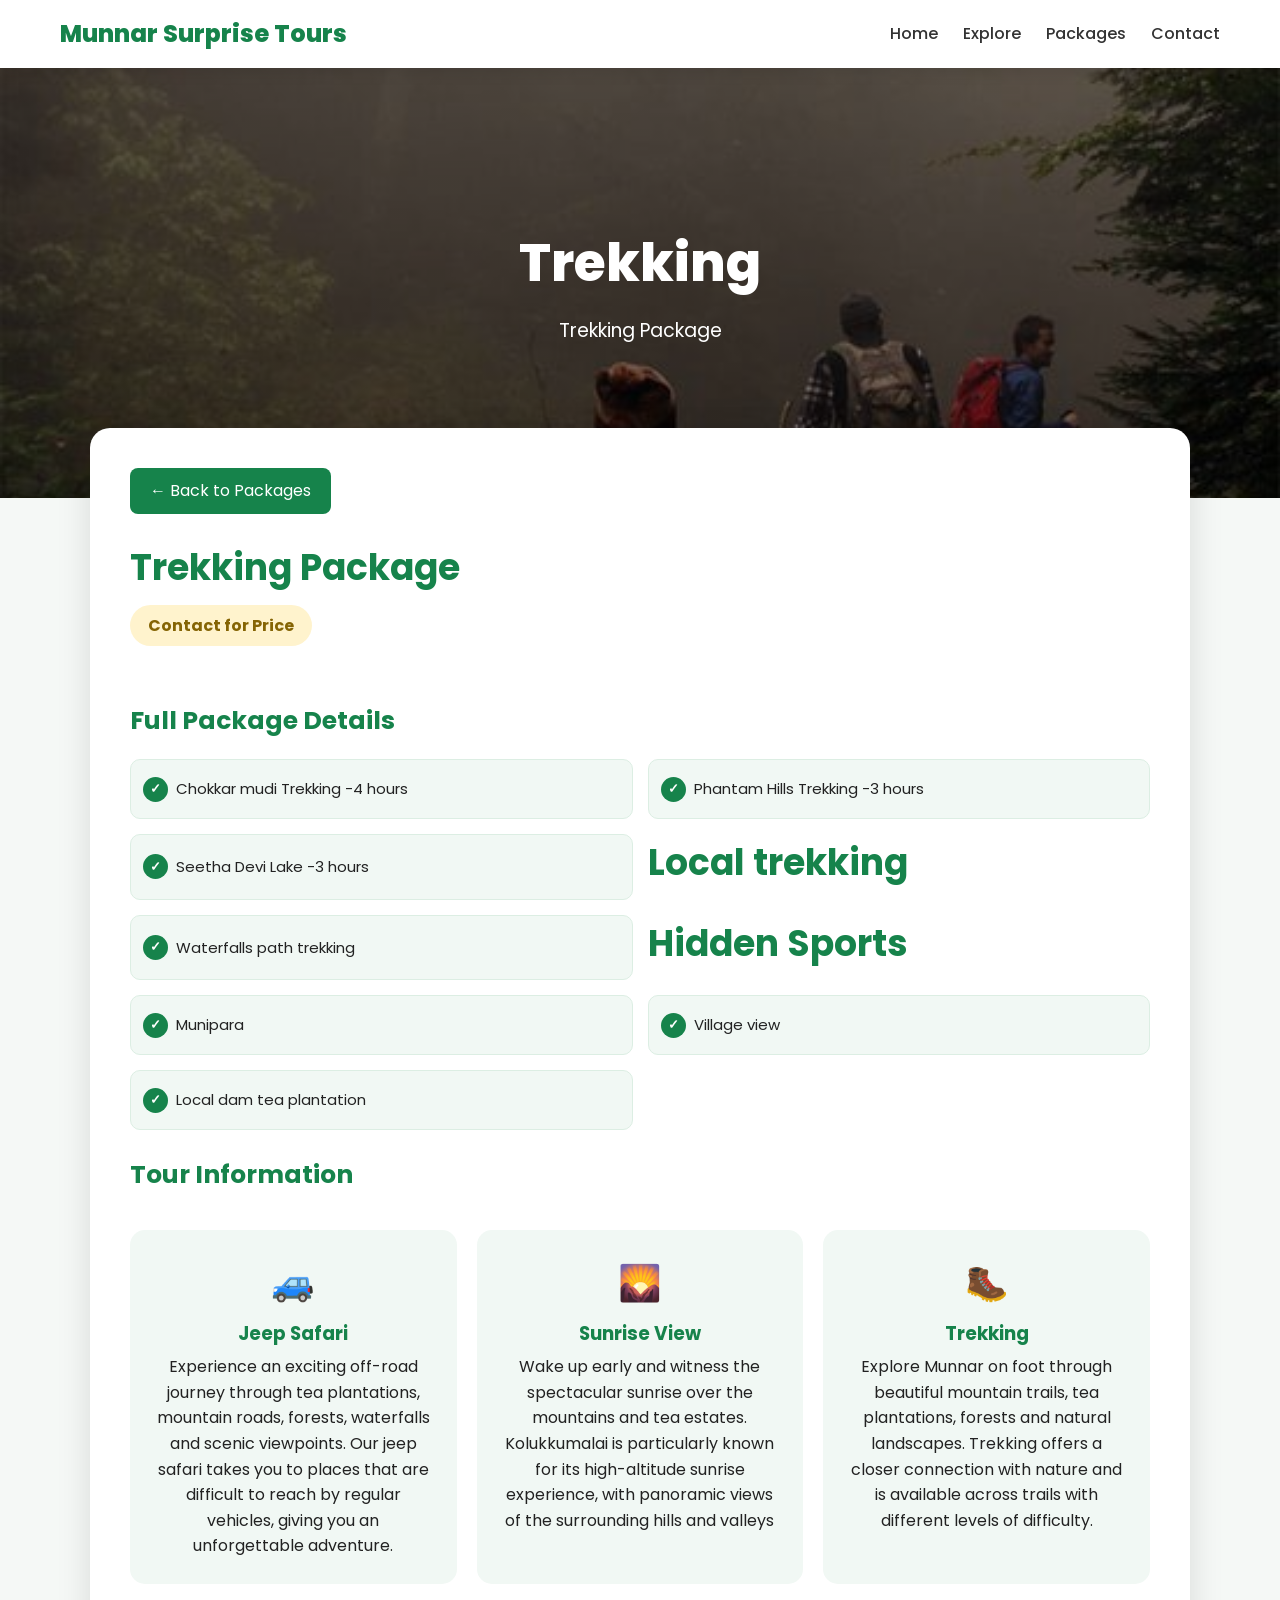
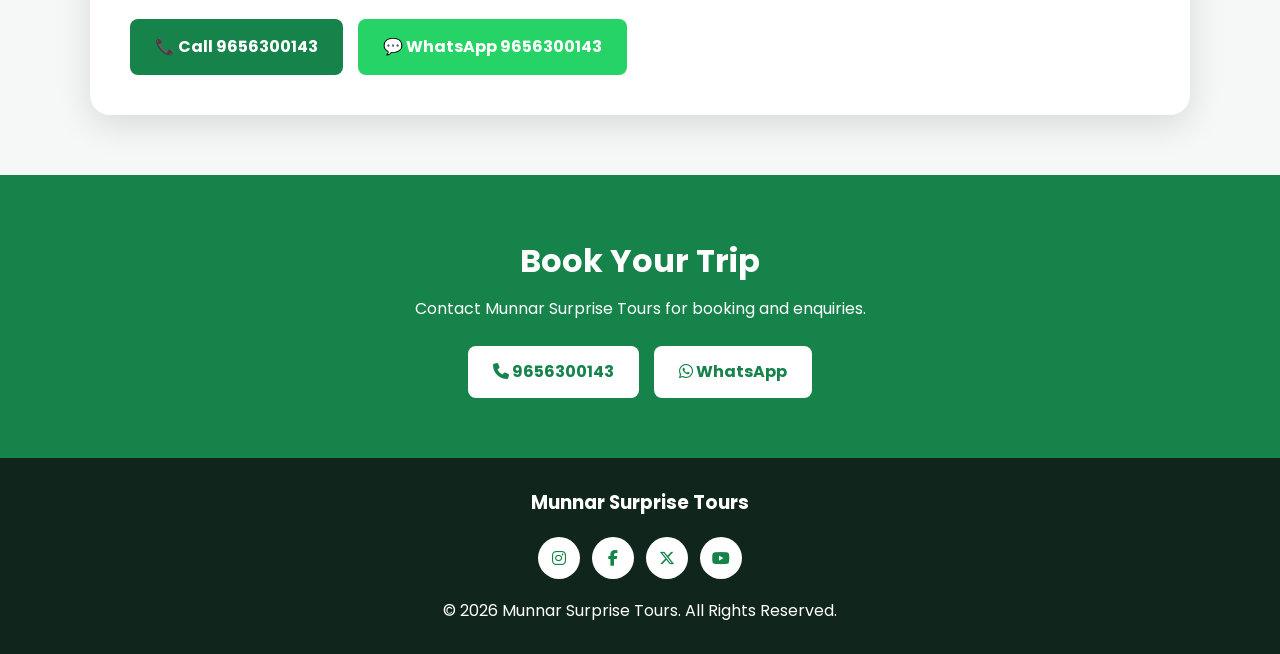
<file: trekking.html>
<!DOCTYPE html>
<html lang="en">
<head>
    <meta charset="UTF-8">
    <meta name="viewport" content="width=device-width, initial-scale=1.0">

    <title>Kolukkumalai Package | Munnar Surprise Tours</title>

    <!-- Google Font -->
    <link rel="preconnect" href="https://fonts.googleapis.com">
    <link rel="preconnect" href="https://fonts.gstatic.com" crossorigin>

    <link
        href="https://fonts.googleapis.com/css2?family=Poppins:wght@400;500;600;700;800&display=swap"
        rel="stylesheet"
>

<!-- Font Awesome -->
<link
    rel="stylesheet"
    href="https://cdnjs.cloudflare.com/ajax/libs/font-awesome/6.5.2/css/all.min.css"
>

    <style>

        * {
            margin: 0;
            padding: 0;
            box-sizing: border-box;
        }

        html {
            scroll-behavior: smooth;
        }

        body {
            font-family: "Poppins", sans-serif;
            background: #f5f8f6;
            color: #222;
            line-height: 1.6;
        }

        /* =========================
           NAVBAR
        ========================= */

        .navbar {
            width: 100%;
            background: white;
            position: sticky;
            top: 0;
            z-index: 1000;
            box-shadow: 0 3px 15px rgba(0,0,0,.12);
        }

        .nav-container {
            max-width: 1200px;
            margin: auto;
            padding: 15px 20px;

            display: flex;
            align-items: center;
            justify-content: space-between;
        }

        .logo {
            color: #16834b;
            font-size: 24px;
            font-weight: 800;
            text-decoration: none;
        }

        .nav-links {
            display: flex;
            gap: 25px;
            list-style: none;
        }

        .nav-links a {
            color: #333;
            text-decoration: none;
            font-weight: 500;
        }

        .nav-links a:hover {
            color: #16834b;
        }

        /* =========================
           HERO
        ========================= */

        .hero {
            min-height: 430px;

            background:
                linear-gradient(
                    rgba(0,0,0,.55),
                    rgba(0,0,0,.55)
                ),
                url("./assets/trekking.jpeg");

            background-size: cover;
            background-position: center;

            display: flex;
            align-items: center;
            justify-content: center;

            text-align: center;
            color: white;
            padding: 30px 20px;
        }

        .hero-content h1 {
            font-size: 52px;
            font-weight: 800;
            margin-bottom: 12px;
        }

        .hero-content p {
            font-size: 19px;
        }

        /* =========================
           MAIN
        ========================= */

        .container {
            width: 90%;
            max-width: 1100px;
            margin: auto;
        }

        .package-card {
            background: white;
            margin-top: -70px;
            margin-bottom: 60px;

            position: relative;
            z-index: 10;

            padding: 40px;
            border-radius: 20px;

            box-shadow: 0 10px 35px rgba(0,0,0,.12);
        }

        /* =========================
           BACK BUTTON
        ========================= */

        .back-button {
            display: inline-block;
            padding: 10px 20px;
            margin-bottom: 25px;

            background: #16834b;
            color: white;

            border-radius: 8px;
            text-decoration: none;
            transition: .3s;
        }

        .back-button:hover {
            background: #0d6338;
            transform: translateY(-2px);
        }

        /* =========================
           TITLE
        ========================= */

        .package-card h2 {
            color: #16834b;
            font-size: 36px;
            margin-bottom: 8px;
        }

        .package-price {
            display: inline-block;

            background: #fff3cd;
            color: #856404;

            padding: 8px 18px;
            border-radius: 30px;

            font-weight: 700;
            margin-bottom: 30px;
        }

        /* =========================
           SECTION TITLE
        ========================= */

        .section-title {
            color: #16834b;
            font-size: 25px;

            margin-top: 25px;
            margin-bottom: 18px;
        }

        /* =========================
           PACKAGE DETAILS
        ========================= */

        .details-list {
            display: grid;
            grid-template-columns: repeat(2,1fr);

            gap: 15px;
            list-style: none;
        }

        .details-list li {
            background: #f1f8f4;
            border: 1px solid #dceee3;

            border-radius: 10px;
            padding: 15px 15px 15px 45px;

            position: relative;
            min-height: 60px;

            display: flex;
            align-items: center;

            font-size: 15px;
        }

        .details-list li::before {
            content: "✓";

            position: absolute;
            left: 12px;

            width: 25px;
            height: 25px;

            background: #16834b;
            color: white;

            border-radius: 50%;

            display: flex;
            align-items: center;
            justify-content: center;

            font-weight: 700;
            font-size: 13px;
        }

        /* =========================
           INFO BOXES
        ========================= */

        .info-grid {
            display: grid;
            grid-template-columns: repeat(3,1fr);

            gap: 20px;
            margin-top: 35px;
        }

        .info-box {
            background: #f1f8f4;
            border-radius: 15px;

            padding: 25px;
            text-align: center;

            transition: .3s;
        }

        .info-box:hover {
            transform: translateY(-5px);
            box-shadow: 0 10px 25px rgba(0,0,0,.08);
        }

        .info-icon {
            font-size: 35px;
            margin-bottom: 8px;
        }

        .info-box h3 {
            color: #16834b;
            margin-bottom: 5px;
        }

        /* =========================
           CONTACT BUTTONS
        ========================= */

        .contact-buttons {
            display: flex;
            gap: 15px;
            flex-wrap: wrap;

            margin-top: 35px;
        }

        .contact-btn {
            display: inline-flex;

            align-items: center;
            justify-content: center;
            gap: 8px;

            padding: 15px 25px;

            border-radius: 8px;
            text-decoration: none;

            font-weight: 700;

            transition: .3s;
        }

        /* PHONE */

        .phone-btn {
            background: #16834b;
            color: white;
        }

        .phone-btn:hover {
            background: #0d6338;
            transform: translateY(-2px);
        }

        /* WHATSAPP */

        .whatsapp-btn {
            background: #25D366;
            color: white;
        }

        .whatsapp-btn:hover {
            background: #1da851;
            transform: translateY(-2px);
        }

        /* =========================
           CONTACT SECTION
        ========================= */

        .contact-section {
            background: #16834b;
            color: white;

            text-align: center;
            padding: 60px 20px;
        }

        .contact-section h2 {
            font-size: 32px;
            margin-bottom: 10px;
        }

        .contact-section p {
            margin-bottom: 25px;
        }

        .contact-section-buttons {
            display: flex;
            justify-content: center;

            gap: 15px;
            flex-wrap: wrap;
        }

        .contact-section-buttons a {
            background: white;
            color: #16834b;

            padding: 13px 25px;

            border-radius: 8px;
            text-decoration: none;

            font-weight: 700;

            transition: .3s;
        }

        .contact-section-buttons a:hover {
            transform: translateY(-3px);
        }

        /* =========================
           FOOTER
        ========================= */

        footer {
            background: #10251b;
            color: white;

            text-align: center;
            padding: 30px 20px;
        }

        footer h3 {
            margin-bottom: 15px;
        }

        .social-icons {
            margin: 15px 0;
        }

        .social-icons a {
            display: inline-flex;

            align-items: center;
            justify-content: center;

            width: 42px;
            height: 42px;

            background: white;
            color: #16834b;

            border-radius: 50%;
            margin: 4px;

            text-decoration: none;
            font-weight: 700;
        }

        .social-icons a:hover {
            background: #16834b;
            color: white;
        }

        /* =========================
           FLOATING WHATSAPP
        ========================= */

        .whatsapp-float {
            position: fixed;

            right: 20px;
            bottom: 20px;

            width: 62px;
            height: 62px;

            background: #25D366;
            color: white;

            border-radius: 50%;

            display: flex;
            align-items: center;
            justify-content: center;

            font-size: 29px;

            text-decoration: none;

            box-shadow: 0 5px 20px rgba(0,0,0,.25);

            z-index: 9999;

            transition: .3s;
        }

        .whatsapp-float:hover {
            transform: scale(1.1);
        }

        /* =========================
           RESPONSIVE
        ========================= */

        @media(max-width:768px) {

            .nav-container {
                flex-direction: column;
                gap: 10px;
            }

            .nav-links {
                gap: 12px;
                flex-wrap: wrap;
                justify-content: center;
            }

            .nav-links a {
                font-size: 13px;
            }

            .hero {
                min-height: 330px;
            }

            .hero-content h1 {
                font-size: 35px;
            }

            .package-card {
                width: 94%;
                padding: 25px 18px;
                margin-top: -45px;
            }

            .package-card h2 {
                font-size: 28px;
            }

            .info-grid {
                grid-template-columns: 1fr;
            }

            .contact-buttons {
                flex-direction: column;
            }

            .contact-btn {
                width: 100%;
            }
        }

        @media(max-width:600px) {

            /* Two package detail columns on mobile */
            .details-list {
                grid-template-columns: repeat(2,1fr);
                gap: 8px;
            }

            .details-list li {
                padding: 12px 6px 12px 34px;
                font-size: 12px;
                line-height: 1.4;
            }

            .details-list li::before {
                left: 6px;
                width: 21px;
                height: 21px;
                font-size: 11px;
            }

            .hero-content h1 {
                font-size: 28px;
            }

            .hero-content p {
                font-size: 14px;
            }

            .package-card h2 {
                font-size: 24px;
            }

            .section-title {
                font-size: 21px;
            }

            .whatsapp-float {
                width: 55px;
                height: 55px;

                right: 15px;
                bottom: 15px;

                font-size: 25px;
            }
        }

    </style>
</head>

<body>

<!-- =========================
     NAVBAR
========================= -->

<header class="navbar">

    <div class="nav-container">

        <a href="index.html" class="logo">
            Munnar Surprise Tours
        </a>

        <ul class="nav-links">

            <li>
                <a href="index.html">Home</a>
            </li>

            <li>
                <a href="index.html#explore">Explore</a>
            </li>

            <li>
                <a href="index.html#packages">Packages</a>
            </li>

            <li>
                <a href="#contact">Contact</a>
            </li>

        </ul>

    </div>

</header>


<!-- =========================
     HERO
========================= -->

<section class="hero">

    <div class="hero-content">

        <h1>Trekking</h1>

        <p>
            Trekking Package
        </p>

    </div>

</section>


<!-- =========================
     PACKAGE DETAILS
========================= -->

<main class="container">

    <div class="package-card">

        <a
            href="index.html#packages"
            class="back-button"
        >
            ← Back to Packages
        </a>

        <h2>
            Trekking Package
        </h2>

        <span class="package-price">
            Contact for Price
        </span>


        <h3 class="section-title">
            Full Package Details
        </h3>


        <ul class="details-list">

            <li>Chokkar mudi Trekking -4 hours</li>

            <li>Phantam Hills Trekking -3 hours</li>

            <li>Seetha Devi Lake -3 hours</li>

            <h2>Local trekking</h2>

            <li>Waterfalls path trekking</li>

            <h2>Hidden Sports</h2>

            <li>Munipara</li>

            <li>Village view </li>

            <li>Local dam tea plantation</li>

            

        </ul>


        <!-- TOUR INFORMATION -->

        <h3 class="section-title">
            Tour Information
        </h3>

        <div class="info-grid">

            <div class="info-box">

                <div class="info-icon">
                    🚙
                </div>

                <h3>Jeep Safari</h3>

                <p>
                   Experience an exciting off-road journey through tea plantations, mountain roads, forests, waterfalls and scenic viewpoints. Our jeep safari takes you to places that are difficult to reach by regular vehicles, giving you an unforgettable adventure.
                </p>

            </div>


            <div class="info-box">

                <div class="info-icon">
                    🌄
                </div>

                <h3>Sunrise View</h3>

                <p>
                  Wake up early and witness the spectacular sunrise over the mountains and tea estates. Kolukkumalai is particularly known for its high-altitude sunrise experience, with panoramic views of the surrounding hills and valleys
                </p>

            </div>


            <div class="info-box">

                <div class="info-icon">
                    🥾
                </div>

                <h3>Trekking</h3>

                <p>
                   Explore Munnar on foot through beautiful mountain trails, tea plantations, forests and natural landscapes. Trekking offers a closer connection with nature and is available across trails with different levels of difficulty.
                </p>

            </div>

        </div>


        <!-- PHONE + WHATSAPP -->

        <div class="contact-buttons">

            <!-- PHONE -->

            <a
                href="tel:+919656300143"
                class="contact-btn phone-btn"
            >
                📞 Call 9656300143
            </a>


            <!-- WHATSAPP -->

            <a
                href="#"
                id="whatsappButton"
                class="contact-btn whatsapp-btn"
                target="_blank"
                rel="noopener"
            >
                💬 WhatsApp 9656300143
            </a>

        </div>

    </div>

</main>


<!-- =========================
     CONTACT
========================= -->

<section
    class="contact-section"
    id="contact"
>

    <h2>
        Book Your Trip
    </h2>

    <p>
        Contact Munnar Surprise Tours
        for booking and enquiries.
    </p>

    <div class="contact-section-buttons">

        <!-- Phone -->
<a href="tel:+919656300143" class="phone-btn">
    <i class="fa-solid fa-phone"></i>
    9656300143
</a>

<!-- WhatsApp -->
<a href="https://wa.me/919656300143"
   class="whatsapp-btn"
   target="_blank">
    <i class="fa-brands fa-whatsapp"></i>
    WhatsApp
</a>

    </div>

</section>


<!-- =========================
     FOOTER
========================= -->

<footer>

    <h3>
        Munnar Surprise Tours
    </h3>

    <div class="social-icons">

      <div class="social-icons">

    <a
        href="https://www.instagram.com/surprise_tours_munnar?stkn=MzdlbXg1bXpubDJx"
        target="_blank"
        rel="noopener"
        aria-label="Instagram"
    >
        <i class="fa-brands fa-instagram"></i>
    </a>

    <a
        href="https://www.facebook.com/"
        target="_blank"
        rel="noopener"
        aria-label="Facebook"
    >
        <i class="fa-brands fa-facebook-f"></i>
    </a>

    <a
        href="https://twitter.com/"
        target="_blank"
        rel="noopener"
        aria-label="Twitter"
    >
        <i class="fa-brands fa-x-twitter"></i>
    </a>

    <a
        href="https://www.youtube.com/"
        target="_blank"
        rel="noopener"
        aria-label="YouTube"
    >
        <i class="fa-brands fa-youtube"></i>
    </a>

</div>

    </div>


    <p>
        © 2026 Munnar Surprise Tours.
        All Rights Reserved.
    </p>

</footer>


<!-- =========================
     FLOATING WHATSAPP
========================= -->



<!-- =========================
     JAVASCRIPT
========================= -->

<script>

    /* =================================
       MUNNAR SURPRISE TOURS
       PHONE + WHATSAPP
    ================================= */

    const phoneNumber = "919656300143";
    const displayNumber = "9656300143";

    const packageName = "Kolukkumalai";


    /* WhatsApp message */

    const whatsappMessage =
`Hello Munnar Surprise Tours,

I am interested in the ${packageName} package.

Please send me:

• Package price
• Availability
• Booking details
• Pickup details
• Tour timing

My contact number is ${displayNumber}.

Thank you.`;


    /* Create WhatsApp URL */

    const whatsappURL =
        "https://wa.me/" +
        phoneNumber +
        "?text=" +
        encodeURIComponent(whatsappMessage);


    /* Connect WhatsApp buttons */

    document.getElementById("whatsappButton").href =
        whatsappURL;

    document.getElementById("contactWhatsapp").href =
        whatsappURL;

    document.getElementById("floatingWhatsapp").href =
        whatsappURL;


    /* Make sure phone links use the correct number */

    document.querySelectorAll(
        'a[href^="tel:"]'
    ).forEach(function(button) {

        button.href = "tel:+" + phoneNumber;

    });

</script>

</body>
</html>
</file>
<file: style.css>
* {
    margin: 0;
    padding: 0;
    box-sizing: border-box;
}

html {
    scroll-behavior: smooth;
}

body {
    font-family: "Montserrat", sans-serif;
    color: #222;
    background: #fff;
}

img {
    width: 100%;
    display: block;
}

a {
    text-decoration: none;
}

.header {
    position: fixed;
    top: 0;
    left: 0;
    width: 100%;
    z-index: 999;
}

.navbar {
    width: 100%;
    padding: 18px 6%;

    display: flex;
    align-items: center;
    justify-content: space-between;

    background: rgba(0, 0, 0, 0.72);
    backdrop-filter: blur(12px);
}

.logo {
    color: #fff;
    font-size: 21px;
    font-weight: 800;
}

.logo span {
    font-weight: 500;
}

.nav-links {
    display: flex;
    list-style: none;
    gap: 30px;
}

.nav-links a {
    color: #fff;
    font-size: 14px;
    font-weight: 600;
    transition: .3s;
}

.nav-links a:hover {
    color: #e5bd42;
}

.nav-book,
.btn.primary {
    background: #e5bd42;
    color: #111;
}

.nav-book {
    padding: 11px 21px;
    border-radius: 30px;
    font-size: 13px;
    font-weight: 700;
}

.menu-btn {
    display: none;
    color: #fff;
    font-size: 25px;
    cursor: pointer;
}


/* HERO */

.hero {
    min-height: 100vh;

    background-image:
        url("back.jpeg");

    background-size: cover;
    background-position: center;

    position: relative;

    display: flex;
    align-items: center;
    justify-content: center;

    text-align: center;
    padding: 100px 20px 60px;
}

.hero-overlay {
    position: absolute;
    inset: 0;
    background:
        linear-gradient(
            rgba(0,0,0,.35),
            rgba(0,0,0,.65)
        );
}

.hero-content {
    position: relative;
    z-index: 2;
    color: #fff;
    max-width: 900px;
}

.small-title,
.section-heading span,
.about-content > span {
    letter-spacing: 3px;
    font-size: 12px;
    font-weight: 700;
    color: #e5bd42;
}

.hero h1 {
    font-family: "Playfair Display", serif;
    font-size: clamp(45px, 7vw, 82px);
    line-height: 1.05;
    margin: 20px 0;
}

.hero-text {
    max-width: 700px;
    margin: auto;
    line-height: 1.8;
    color: #eee;
}

.hero-buttons {
    display: flex;
    justify-content: center;
    gap: 15px;
    margin-top: 30px;
    flex-wrap: wrap;
}

.btn {
    display: inline-block;
    padding: 14px 25px;
    border-radius: 30px;
    font-weight: 700;
    font-size: 14px;
}

.btn.outline {
    border: 1px solid #fff;
    color: #fff;
}

.btn.outline:hover {
    background: #fff;
    color: #111;
}


/* SECTIONS */

.section,
.packages-section,
.contact-section {
    padding: 100px 6%;
}

.section-heading {
    text-align: center;
    max-width: 750px;
    margin: 0 auto 50px;
}

.section-heading h2 {
    font-family: "Playfair Display", serif;
    font-size: clamp(34px, 5vw, 50px);
    margin: 12px 0;
}

.section-heading p {
    color: #777;
    line-height: 1.7;
}


/* EXPLORE */

.explore-grid {
    max-width: 1200px;
    margin: auto;

    display: grid;
    grid-template-columns:
        repeat(4, 1fr);

    gap: 20px;
}

.explore-card {
    background: #fff;
    border-radius: 16px;
    overflow: hidden;

    box-shadow:
        0 10px 35px rgba(0,0,0,.09);

    transition: .35s;
    
}

.explore-card:hover {
    transform: translateY(-8px);
}

.card-image {
    height: 280px;
    overflow: hidden;
}

.card-image img {
    height: 100%;
    object-fit: cover;
    transition: .5s;
}

.explore-card:hover img {
    transform: scale(1.08);
}

.card-content {
    padding: 24px;
}

.card-content > span {
    color: #d4a900;
    font-weight: 800;
}

.card-content h3 {
    font-family: "Playfair Display", serif;
    font-size: 23px;
    margin: 8px 0;
}

.card-content p {
    color: #777;
    font-size: 14px;
    line-height: 1.7;
    margin-bottom: 15px;
}

.card-content a {
    color: #111;
    font-weight: 700;
}


/* PACKAGES */

.packages-section {
    background: #f7f7f4;
}

.package-grid {
    max-width: 1200px;
    margin: auto;

    display: grid;
    grid-template-columns:
        repeat(3, 1fr);

    gap: 25px;
}

.package-card {
    background: #fff;
    border-radius: 18px;
    overflow: hidden;

    box-shadow:
        0 10px 30px rgba(0,0,0,.08);

    transition: .35s;
}

.package-card:hover {
    transform: translateY(-8px);
}

.package-image {
    height: 260px;
    position: relative;
    overflow: hidden;
}

.package-image img {
    height: 100%;
    object-fit: cover;
    transition: .5s;
}

.package-card:hover .package-image img {
    transform: scale(1.08);
}

.price {
    position: absolute;
    bottom: 15px;
    left: 15px;

    background: #fff;
    color: #111;

    padding: 8px 13px;
    border-radius: 20px;

    font-size: 12px;
    font-weight: 700;
}

.package-body {
    padding: 22px;
}

.package-body h3 {
    font-family: "Playfair Display", serif;
    font-size: 25px;
}

.package-body p {
    color: #777;
    font-size: 13px;
    margin: 8px 0 18px;
}

.details-btn {
    width: 100%;
    border: 0;
    background: #111;
    color: #fff;
    padding: 12px;
    border-radius: 25px;
    cursor: pointer;
    font-weight: 700;
}

.details-btn:hover {
    background: #d4a900;
    color: #111;
}


/* ABOUT */

.about {
    max-width: 1200px;
    margin: auto;
    padding: 100px 6%;

    display: grid;
    grid-template-columns: 1fr 1fr;
    gap: 60px;
    align-items: center;
}

.about-image {
    border-radius: 20px;
    overflow: hidden;
}

.about-image img {
    height: 500px;
    object-fit: cover;
}

.about-content h2 {
    font-family: "Playfair Display", serif;
    font-size: 48px;
    margin: 15px 0;
}

.about-content p {
    color: #777;
    line-height: 1.8;
    margin-bottom: 18px;
}


/* CONTACT */

.contact-section {
    background: #f7f7f4;
}

.contact-container {
    max-width: 1100px;
    margin: auto;

    display: grid;
    grid-template-columns: .8fr 1.2fr;

    gap: 60px;
}

.contact-info {
    background: #111;
    color: #fff;
    padding: 40px;
    border-radius: 20px;
}

.contact-info h3 {
    font-family: "Playfair Display", serif;
    font-size: 30px;
}

.contact-info > p {
    color: #bbb;
    line-height: 1.7;
    margin: 12px 0 30px;
}

.contact-item {
    display: flex;
    align-items: center;
    gap: 18px;
    margin: 25px 0;
}

.contact-item i {
    color: #e5bd42;
    font-size: 22px;
}

.contact-item small {
    display: block;
    color: #aaa;
    margin-bottom: 4px;
}

.contact-item a {
    color: #fff;
    font-weight: 600;
}

.social-icons {
    display: flex;
    gap: 12px;
    margin-top: 35px;
}

.social-icons a,
.footer-social a {
    width: 42px;
    height: 42px;

    display: flex;
    align-items: center;
    justify-content: center;

    border-radius: 50%;

    background: #222;
    color: #fff;

    transition: .3s;
}

.social-icons a:hover,
.footer-social a:hover {
    background: #e5bd42;
    color: #111;
}


/* FORM */

.contact-form {
    background: #fff;
    padding: 35px;
    border-radius: 20px;

    box-shadow:
        0 10px 35px rgba(0,0,0,.06);
}

.form-row {
    display: grid;
    grid-template-columns: 1fr 1fr;
    gap: 18px;
}

.input-box {
    margin-bottom: 20px;
}

.input-box label {
    display: block;
    font-size: 13px;
    font-weight: 700;
    margin-bottom: 8px;
}

.input-box input,
.input-box select,
.input-box textarea {
    width: 100%;

    border: 1px solid #ddd;
    outline: none;

    padding: 13px 14px;

    border-radius: 8px;

    font-family: inherit;
    font-size: 14px;
}

.input-box textarea {
    resize: vertical;
}

.input-box input:focus,
.input-box select:focus,
.input-box textarea:focus {
    border-color: #d4a900;
}

.submit-btn {
    width: 100%;

    border: 0;

    padding: 15px;

    border-radius: 30px;

    background: #25d366;
    color: #fff;

    font-size: 15px;
    font-weight: 700;

    cursor: pointer;
}

.submit-btn:hover {
    background: #1ebc59;
}


/* MODAL */

.modal {
    position: fixed;
    inset: 0;

    background: rgba(0,0,0,.75);

    display: none;
    align-items: center;
    justify-content: center;

    padding: 20px;

    z-index: 2000;
}

.modal.active {
    display: flex;
}

.modal-box {
    position: relative;

    width: 100%;
    max-width: 600px;

    background: #fff;

    border-radius: 20px;

    padding: 40px;
}

.modal-box > span {
    color: #d4a900;
    font-size: 12px;
    font-weight: 800;
    letter-spacing: 2px;
}

.modal-box h2 {
    font-family: "Playfair Display", serif;
    font-size: 40px;
    margin: 10px 0 20px;
}

.modal-box ul {
    padding-left: 20px;
}

.modal-box li {
    margin: 10px 0;
    color: #666;
}

.close-modal {
    position: absolute;
    top: 12px;
    right: 18px;

    border: 0;
    background: none;

    font-size: 32px;
    cursor: pointer;
}

.modal-book {
    margin-top: 25px;
}


/* WHATSAPP */

.whatsapp-float {
    position: fixed;

    right: 20px;
    bottom: 20px;

    width: 58px;
    height: 58px;

    display: flex;
    align-items: center;
    justify-content: center;

    border-radius: 50%;

    background: #25d366;
    color: #fff;

    font-size: 28px;

    z-index: 1000;

    box-shadow:
        0 5px 20px rgba(0,0,0,.25);
}


/* FOOTER */

footer {
    background: #0b0b0b;
    color: #fff;
    text-align: center;
    padding: 45px 20px;
}

.footer-logo {
    font-size: 22px;
    font-weight: 800;
}

footer p {
    color: #888;
    margin: 10px 0;
}

.footer-social {
    display: flex;
    justify-content: center;
    gap: 10px;
    margin: 20px 0;
}

.copyright {
    font-size: 12px;
}


/* MOBILE */

@media (max-width: 1000px) {

    .explore-grid {
        grid-template-columns: repeat(2, 1fr);
    }

    .package-grid {
        grid-template-columns: repeat(2, 1fr);
    }

}

@media (max-width: 768px) {

    .navbar {
        padding: 16px 5%;
    }

    .nav-links {
        position: absolute;

        top: 70px;
        left: 0;

        width: 100%;

        display: none;

        flex-direction: column;

        gap: 0;

        background: rgba(0,0,0,.96);

        text-align: center;
    }

    .nav-links.active {
        display: flex;
    }

    .nav-links li {
        padding: 16px;
    }

    .nav-book {
        display: none;
    }

    .menu-btn {
        display: block;
    }

    .explore-grid,
    .package-grid,
    .about,
    .contact-container {
        grid-template-columns: 1fr;
    }

    .section,
    .packages-section,
    .contact-section,
    .about {
        padding: 70px 5%;
    }

    .about-image img {
        height: 350px;
    }

    .about-content h2 {
        font-size: 38px;
    }

    .contact-container {
        gap: 30px;
    }

}

@media (max-width: 500px) {

    .explore-grid,
    .package-grid {
        grid-template-columns: 1fr;
    }

    .hero h1 {
        font-size: 42px;
    }

    .form-row {
        grid-template-columns: 1fr;
        gap: 0;
    }

    .contact-form {
        padding: 25px 18px;
    }

    .modal-box {
        padding: 30px 22px;
    }

    .modal-box h2 {
        font-size: 30px;
    }

}
/* Mobile Navigation Actions */
.mobile-nav-actions {
    display: flex;
    align-items: center;
    justify-content: center;
    gap: 12px;
    margin-left: auto;
}

/* Theme Toggle Button */
.theme-toggle {
    width: 48px;
    height: 26px;
    border: none;
    border-radius: 50px;
    background: #222;
    position: relative;
    cursor: pointer;
    transition: 0.3s ease;
    box-shadow: 0 3px 10px rgba(0, 0, 0, 0.2);
}

/* Toggle Circle */
.theme-toggle::before {
    content: "☀️";
    position: absolute;
    width: 22px;
    height: 22px;
    left: 2px;
    top: 2px;
    background: white;
    border-radius: 50%;
    display: flex;
    align-items: center;
    justify-content: center;
    font-size: 13px;
    transition: 0.3s ease;
}

/* Dark Mode Toggle */
body.dark-mode .theme-toggle {
    background: #f1f1f1;
}

body.dark-mode .theme-toggle::before {
    content: "🌙";
    transform: translateX(22px);
    background: #111;
}

/* WhatsApp Button */
.mobile-nav-actions .whatsapp {
    display: inline-flex;
    align-items: center;
    justify-content: center;
    gap: 8px;
    padding: 11px 18px;
    background: #25D366;
    color: #ffffff;
    text-decoration: none;
    border-radius: 30px;
    font-size: 14px;
    font-weight: 700;
    letter-spacing: 0.3px;
    box-shadow: 0 5px 15px rgba(37, 211, 102, 0.3);
    transition: all 0.3s ease;
}

/* WhatsApp Icon */
.mobile-nav-actions .whatsapp i {
    font-size: 19px;
}

/* Hover Effect */
.mobile-nav-actions .whatsapp:hover {
    background: #1ebe5d;
    transform: translateY(-2px);
    box-shadow: 0 8px 20px rgba(37, 211, 102, 0.4);
}

/* Button Click */
.mobile-nav-actions .whatsapp:active {
    transform: scale(0.96);
}

/* Mobile Responsive */
@media (max-width: 600px) {
    .mobile-nav-actions {
        gap: 8px;
    }

    .theme-toggle {
        width: 44px;
        height: 24px;
    }

    .theme-toggle::before {
        width: 20px;
        height: 20px;
        font-size: 11px;
    }

    body.dark-mode .theme-toggle::before {
        transform: translateX(20px);
    }

    .mobile-nav-actions .whatsapp {
        padding: 9px 14px;
        font-size: 13px;
    }

    .mobile-nav-actions .whatsapp i {
        font-size: 17px;
    }
}
</file>
